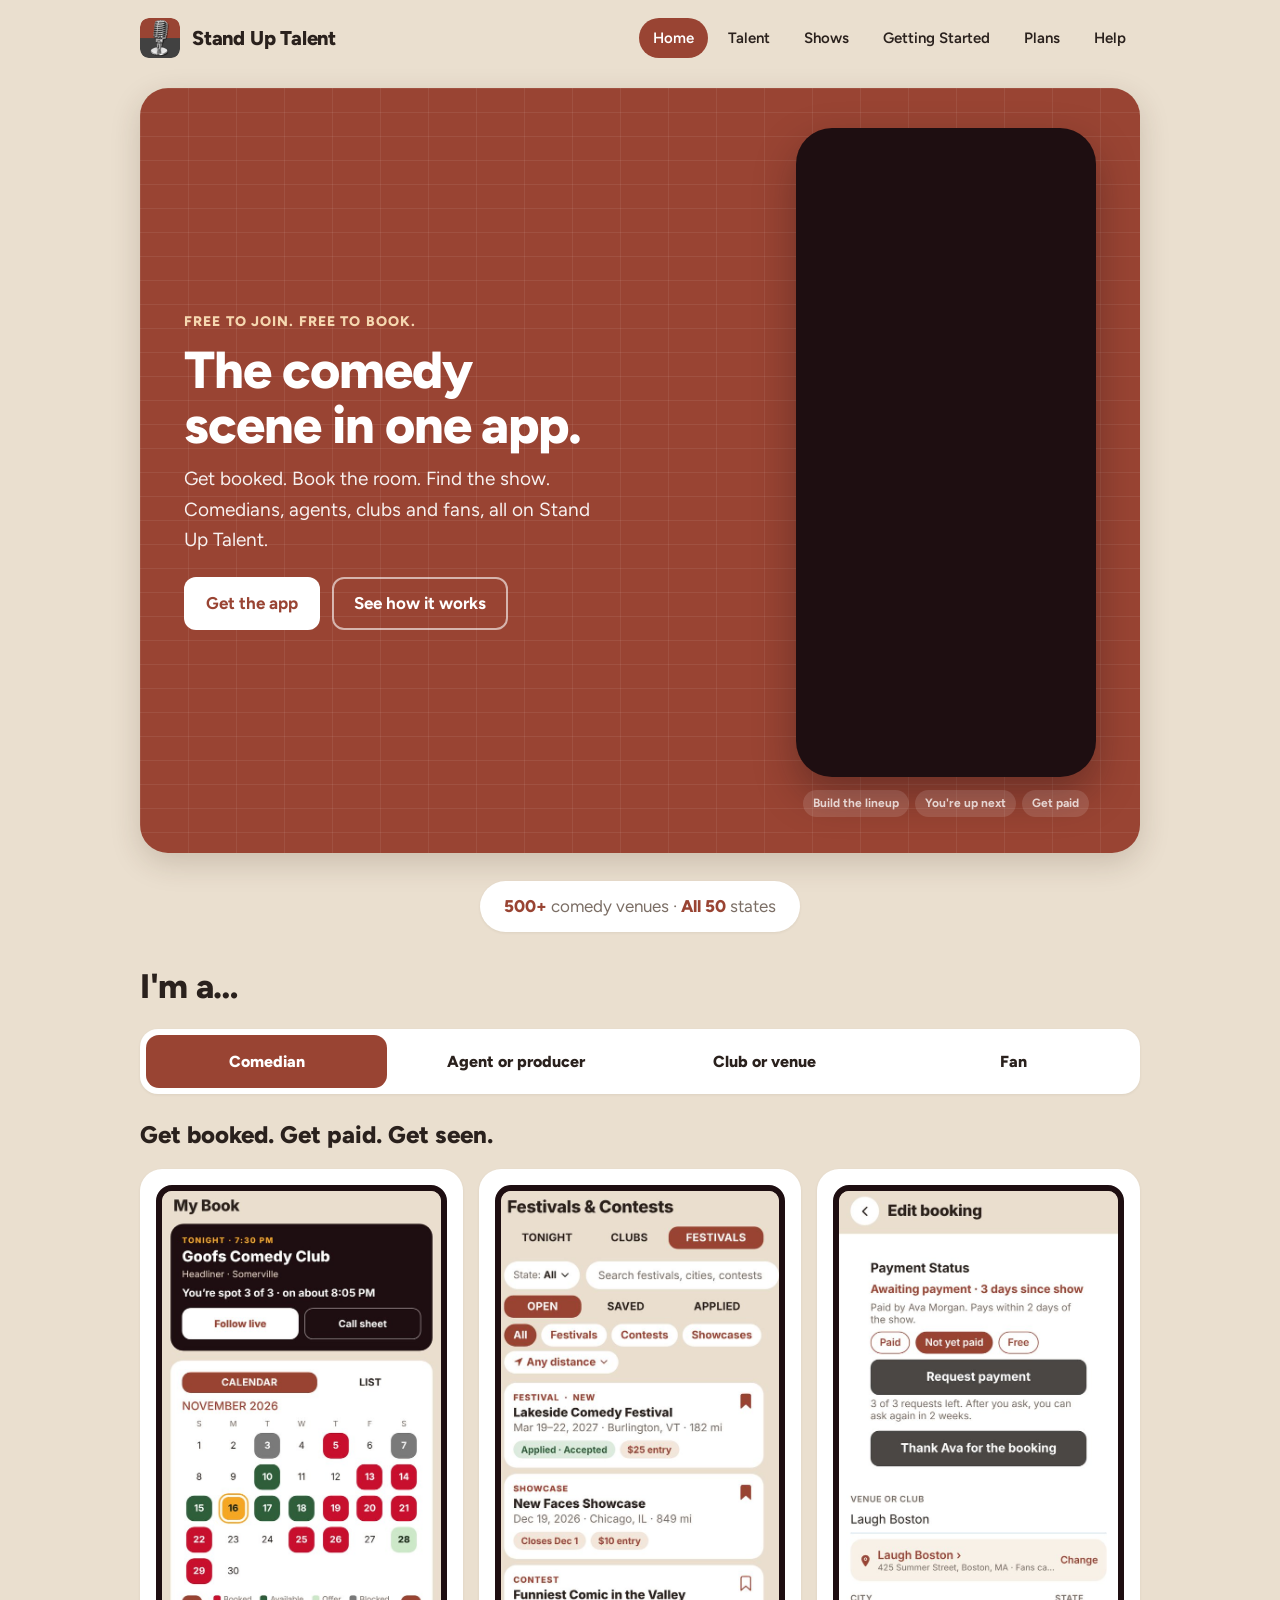
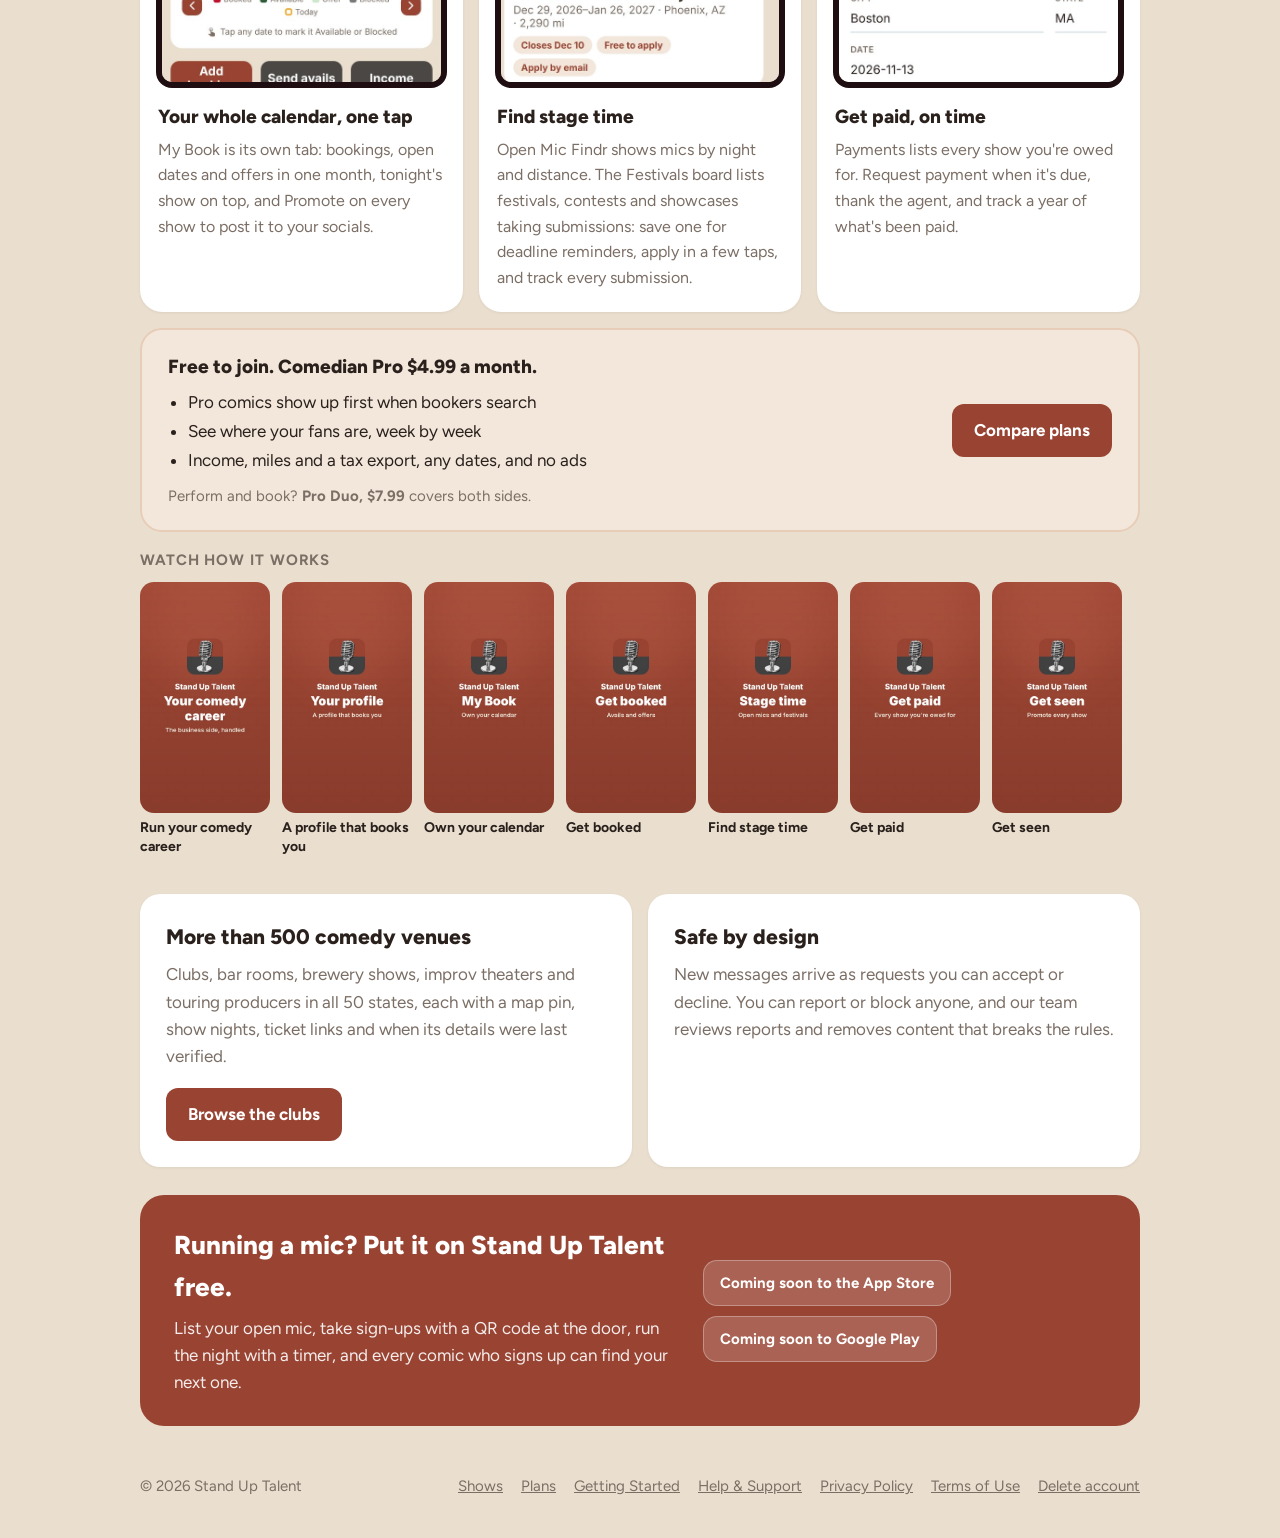
<file: index.html>
<!DOCTYPE html>
<html lang="en">
<head>
<meta charset="utf-8">
<meta name="viewport" content="width=device-width, initial-scale=1">
<title>Stand Up Talent: the comedy scene in one app</title>
<meta name="description" content="The career app for stand-up comedians: your calendar, avails, offers and pay, open mics and festivals in one place. Plus lineups and show night for agents, and comedy near you for fans.">
<meta property="og:type" content="website">
<meta property="og:url" content="https://standuptalent.com/">
<meta property="og:title" content="Stand Up Talent: the comedy scene in one app">
<meta property="og:description" content="Get booked. Book the room. Find the show. Free to join.">
<meta property="og:image" content="https://standuptalent.com/assets/og.png">
<meta name="twitter:card" content="summary_large_image">
<link rel="icon" href="assets/favicon.png">
<link rel="apple-touch-icon" href="assets/apple-touch-icon.png">
<link rel="preconnect" href="https://fonts.googleapis.com">
<link rel="preconnect" href="https://fonts.gstatic.com" crossorigin>
<link href="https://fonts.googleapis.com/css2?family=Figtree:wght@400;600;700;800&display=swap" rel="stylesheet">
<link rel="stylesheet" href="styles.css">
</head>
<body>
<header class="site-header">
  <div class="wrap">
    <a class="brand" href="./"><img src="assets/icon.png" alt="">Stand Up Talent</a>
    <nav class="site-nav" aria-label="Main">
      <a href="./" aria-current="page">Home</a>
      <a href="talent.html">Talent</a>
      <a href="shows.html">Shows</a>
      <a href="getting-started.html">Getting Started</a>
      <a href="plans.html">Plans</a>
      <a href="support.html">Help</a>
    </nav>
  </div>
</header>

<main class="wrap">
  <!-- Hero: the promise, and the app working (three real screens in turn). -->
  <section class="hero">
    <div class="hero-card home-hero">
      <div>
        <p class="eyebrow">Free to join. Free to book.</p>
        <h1>The comedy scene in one app.</h1>
        <p>Get booked. Book the room. Find the show. Comedians, agents, clubs and fans, all on Stand Up Talent.</p>
        <div class="hero-actions">
          <a class="button light" href="#get">Get the app</a>
          <a class="button ghost" href="#how">See how it works</a>
        </div>
      </div>
      <figure class="phone hero-phone" aria-label="The app: a lineup, show night and getting paid">
        <img class="frame" src="assets/screens/agent-lineup.jpg" alt="An agent's show lineup: three comics, their spots and set times" width="300" height="649">
        <img class="frame" src="assets/screens/comic-live.jpg" alt="A comic's show-night screen: who's on stage and “You're up in about 29 min”" width="300" height="649" loading="lazy">
        <img class="frame" src="assets/screens/agent-payments.jpg" alt="An agent's payments under My bookings: comics awaiting payment, with Venmo and Payment sent" width="300" height="649" loading="lazy">
        <figcaption class="hero-steps" aria-hidden="true"><span>Build the lineup</span><span>You're up next</span><span>Get paid</span></figcaption>
      </figure>
    </div>
  </section>

  <!-- Live numbers from the app, shown once they're big enough. -->
  <section class="stats" aria-label="Stand Up Talent in numbers">
    <p id="stats"><strong>500+</strong> comedy venues <span aria-hidden="true">·</span> <strong>All 50</strong> states</p>
  </section>

  <!-- I'm a… : each visitor reads only their part. -->
  <section id="how" class="audience">
    <h2 class="section-title">I'm a…</h2>
    <div class="switcher" role="tablist" aria-label="Who are you?">
      <button role="tab" id="tab-comedians" aria-controls="for-comedians" aria-selected="true">Comedian</button>
      <button role="tab" id="tab-agents" aria-controls="for-agents" aria-selected="false" tabindex="-1">Agent or producer</button>
      <button role="tab" id="tab-clubs" aria-controls="for-clubs" aria-selected="false" tabindex="-1">Club or venue</button>
      <button role="tab" id="tab-fans" aria-controls="for-fans" aria-selected="false" tabindex="-1">Fan</button>
    </div>

    <div class="panel" id="for-comedians" role="tabpanel" aria-labelledby="tab-comedians">
      <h3 class="panel-title">Get booked. Get paid. Get seen.</h3>
      <div class="features">
        <article class="feature">
          <img class="phone-shot" src="assets/screens/comic-mybook.jpg" alt="My Book: tonight's show, the month's bookings, open dates and offers, and the Payments button" width="300" height="649" loading="lazy">
          <h4>Your whole calendar, one tap</h4>
          <p>My Book is its own tab: bookings, open dates and offers in one month, tonight's show on top, and Promote on every show to post it to your socials.</p>
        </article>
        <article class="feature">
          <img class="phone-shot" src="assets/screens/comic-festivals.jpg" alt="The Festivals board: festivals, contests and showcases with deadlines, entry fees and a bookmark to save" width="300" height="649" loading="lazy">
          <h4>Find stage time</h4>
          <p>Open Mic Findr shows mics by night and distance. The Festivals board lists festivals, contests and showcases taking submissions: save one for deadline reminders, apply in a few taps, and track every submission.</p>
        </article>
        <article class="feature">
          <img class="phone-shot" src="assets/screens/comic-paid.jpg" alt="A booking's payment status: Awaiting payment, with Request payment and Thank Ava for the booking" width="300" height="649" loading="lazy">
          <h4>Get paid, on time</h4>
          <p>Payments lists every show you're owed for. Request payment when it's due, thank the agent, and track a year of what's been paid.</p>
        </article>
      </div>
      <div class="plan-card">
        <div>
          <p class="plan-kicker">Free to join. Comedian Pro $4.99 a month.</p>
          <ul>
            <li>Pro comics show up first when bookers search</li>
            <li>See where your fans are, week by week</li>
            <li>Income, miles and a tax export, any dates, and no ads</li>
          </ul>
          <p class="plan-note">Perform and book? <strong>Pro Duo, $7.99</strong> covers both sides.</p>
        </div>
        <a class="button" href="plans.html#comedians">Compare plans</a>
      </div>
      <div class="video-row" data-videos="career profile my-book get-booked stage-time get-paid get-seen"></div>
    </div>

    <div class="panel" id="for-agents" role="tabpanel" aria-labelledby="tab-agents">
      <h3 class="panel-title">Book the lineup. Run the night.</h3>
      <div class="features">
        <article class="feature">
          <img class="phone-shot" src="assets/screens/agent-myshows.jpg" alt="My Shows: tonight's show with Run the show, Call sheet and Share, a comic awaiting payment, and the booking tools" width="300" height="649" loading="lazy">
          <h4>Tonight, one tap away</h4>
          <p>My Shows opens on tonight's show: Run the show, walk-in sign-up, the call sheet and sharing, with your booking tools below.</p>
        </article>
        <article class="feature">
          <img class="phone-shot" src="assets/screens/agent-lineup.jpg" alt="The lineup editor: comics in order with their roles and set times" width="300" height="649" loading="lazy">
          <h4>Build the lineup</h4>
          <p>Search comics by state, fan draw and your rosters, then drag the lineup into order. Everyone on it gets the show in their calendar.</p>
        </article>
        <article class="feature">
          <img class="phone-shot" src="assets/screens/agent-live.jpg" alt="Run the show: who's on stage, time left in the set, and Next performer" width="300" height="649" loading="lazy">
          <h4>Run the night</h4>
          <p>A timer for every set, Next when someone ends early, and the whole lineup sees who's up.</p>
        </article>
      </div>
      <div class="plan-card">
        <div>
          <p class="plan-kicker">Free to join, with shows up to a month ahead. Agent Pro $4.99 a month.</p>
          <ul>
            <li>List shows any date ahead, and post open calls that comics apply to</li>
            <li>See fans near the rooms you book</li>
            <li>Team logins for up to 5 people</li>
          </ul>
          <p class="plan-note">Perform too? <strong>Pro Duo, $7.99</strong> covers both sides.</p>
        </div>
        <a class="button" href="plans.html#agents">Compare plans</a>
      </div>
      <div class="video-row" data-videos="welcome my-shows build-lineup run-show-night pay-the-lineup"></div>
    </div>

    <div class="panel" id="for-clubs" role="tabpanel" aria-labelledby="tab-clubs">
      <h3 class="panel-title">Your room, featured.</h3>
      <div class="features">
        <article class="feature">
          <img class="phone-shot" src="assets/screens/venue-club.jpg" alt="A club page with a Featured badge, Booked by its agent, and the upcoming schedule" width="300" height="649" loading="lazy">
          <h4>Stand out in Clubs</h4>
          <p>Venue Pro puts a Featured badge on your club, lists it at the top of Clubs and shows who books the room.</p>
        </article>
        <article class="feature">
          <img class="phone-shot" src="assets/screens/fan-clubs.jpg" alt="Nearby Comedy Clubs: a map and a list with featured clubs first" width="300" height="649" loading="lazy">
          <h4>Found on the map</h4>
          <p>Comics and fans find you on the Clubs map in Shows, with your show nights, ticket links and when your details were last verified.</p>
        </article>
        <article class="feature">
          <img class="phone-shot" src="assets/screens/agent-payments.jpg" alt="Payments under My bookings: comics awaiting payment, with Venmo and Payment sent" width="300" height="649" loading="lazy">
          <h4>Pay comics without the chase</h4>
          <p>Say when you pay, and comics see it. After the show each comic shows as awaiting payment: pay by Venmo, tap Payment sent, and they confirm it.</p>
        </article>
      </div>
      <div class="plan-card">
        <div>
          <p class="plan-kicker">Venue Pro $9.99 a month.</p>
          <ul>
            <li>Everything in Agent Pro</li>
            <li>Manage your venue’s listing and the shows listed in the app</li>
            <li>A Featured badge and the top of Clubs</li>
          </ul>
          <p class="plan-note">Booking lots of different rooms? Agent Pro, $4.99, is the one for you.</p>
        </div>
        <a class="button" href="plans.html#clubs">Compare plans</a>
      </div>
      <div class="video-row" data-videos="welcome venue-listing venue-pro"></div>
    </div>

    <div class="panel" id="for-fans" role="tabpanel" aria-labelledby="tab-fans">
      <h3 class="panel-title">Never miss a show.</h3>
      <div class="features">
        <article class="feature">
          <img class="phone-shot" src="assets/screens/fan-talent.jpg" alt="Find Talent: comedians with their next show and a star to follow them" width="300" height="649" loading="lazy">
          <h4>Follow your comics</h4>
          <p>Tap the star to follow comedians and clubs you like, and see when each one plays next.</p>
        </article>
        <article class="feature">
          <img class="phone-shot" src="assets/screens/fan-alerts.jpg" alt="Alerts: shows coming up from the comedians and clubs you follow" width="300" height="649" loading="lazy">
          <h4>An alert when they're on</h4>
          <p>Get an alert when they add a show, and see everything coming up in one list.</p>
        </article>
        <article class="feature">
          <img class="phone-shot" src="assets/screens/fan-tonight.jpg" alt="Shows, Tonight: comedy near you by time, with the venue, the lineup and a ticket link" width="300" height="649" loading="lazy">
          <h4>Comedy tonight</h4>
          <p>The Shows tab lists what's on near you tonight, tomorrow or this week, with lineups and ticket links. Travelling? Pick a state, or search any city, club or comic.</p>
        </article>
      </div>
      <div class="plan-card">
        <div>
          <p class="plan-kicker">Free.</p>
          <ul>
            <li>Follow comedians and clubs, with show alerts</li>
            <li>Shows near you tonight, the clubs map and Open Mic Findr</li>
            <li>An Ad-free option, to browse without ads and support the scene</li>
          </ul>
        </div>
        <a class="button" href="plans.html#fans">See plans</a>
      </div>
      <div class="video-row" data-videos="welcome never-miss-a-show comedy-near-you"></div>
    </div>
  </section>

  <!-- Shows people have shared from the app: hidden until there are some. -->
  <section class="coming-up" id="coming-up" hidden>
    <h2 class="section-title">Coming up</h2>
    <ul class="show-cards" id="show-cards"></ul>
  </section>

  <section class="split">
    <div class="card">
      <h2>More than 500 comedy venues</h2>
      <p>Clubs, bar rooms, brewery shows, improv theaters and touring producers in all 50 states, each with a map pin, show nights, ticket links and when its details were last verified.</p>
      <p style="margin-top:18px"><a class="button" href="shows.html#clubs">Browse the clubs</a></p>
    </div>
    <div class="card">
      <h2>Safe by design</h2>
      <p>New messages arrive as requests you can accept or decline. You can report or block anyone, and our team reviews reports and removes content that breaks the rules.</p>
    </div>
  </section>

  <!-- For the open mic hosts who bring everyone else. -->
  <section class="host-cta" id="get">
    <div>
      <h2>Running a mic? Put it on Stand Up Talent free.</h2>
      <p>List your open mic, take sign-ups with a QR code at the door, run the night with a timer, and every comic who signs up can find your next one.</p>
    </div>
    <div class="badges">
      <span class="badge">Coming soon to the App Store</span>
      <span class="badge">Coming soon to Google Play</span>
    </div>
  </section>
</main>

<footer class="site-footer">
  <div class="wrap">
    <span>© 2026 Stand Up Talent</span>
    <nav aria-label="Footer">
      <a href="shows.html">Shows</a>
      <a href="plans.html">Plans</a>
      <a href="getting-started.html">Getting Started</a>
      <a href="support.html">Help &amp; Support</a>
      <a href="privacy.html">Privacy Policy</a>
      <a href="terms.html">Terms of Use</a>
      <a href="delete-account.html">Delete account</a>
    </nav>
  </div>
</footer>

<script>
(function () {
  // The app's public data (the same public keys the venue and talent pages
  // use); ?beta=1 reads the Beta (test) database.
  const beta = new URLSearchParams(location.search).get('beta') === '1';
  const BASE = beta ? 'https://bzqchosraktuzpdyrvqz.supabase.co' : 'https://fqyfwrzwzdafqqyygvvg.supabase.co';
  const KEY = beta
    ? 'eyJhbGciOiJIUzI1NiIsInR5cCI6IkpXVCJ9.eyJpc3MiOiJzdXBhYmFzZSIsInJlZiI6ImJ6cWNob3NyYWt0dXpwZHlydnF6Iiwicm9sZSI6ImFub24iLCJpYXQiOjE3OTM4MTczNzcsImV4cCI6MjEwOTM5MzM3N30.NohBONtCgKm-mqBSZFLO7ADr8mOdvf_w7zBykTrSng0'
    : 'eyJhbGciOiJIUzI1NiIsInR5cCI6IkpXVCJ9.eyJpc3MiOiJzdXBhYmFzZSIsInJlZiI6ImZxeWZ3cnp3emRhZnFxeXlndnZnIiwicm9sZSI6ImFub24iLCJpYXQiOjE3ODEzMzYxNzQsImV4cCI6MjA5NjkxMjE3NH0.MNAQlIOY8R1_rAPvTtMsJ1UsHgu15zilCJf8wMeD3iM';
  const rpc = (name, body) =>
    fetch(BASE + '/rest/v1/rpc/' + name, {
      method: 'POST',
      headers: { apikey: KEY, Authorization: 'Bearer ' + KEY, 'Content-Type': 'application/json' },
      body: JSON.stringify(body || {}),
    }).then((r) => (r.ok ? r.json() : Promise.reject(r.status)));

  // ---- I'm a… switcher ----
  const tabs = [...document.querySelectorAll('.switcher [role="tab"]')];
  const pick = (tab, focus) => {
    tabs.forEach((t) => {
      const on = t === tab;
      t.setAttribute('aria-selected', on);
      t.tabIndex = on ? 0 : -1;
      document.getElementById(t.getAttribute('aria-controls')).hidden = !on;
    });
    if (focus) tab.focus();
    try { localStorage.setItem('sut-audience', tab.id); } catch (e) {}
  };
  tabs.forEach((t, i) => {
    t.addEventListener('click', () => pick(t));
    t.addEventListener('keydown', (e) => {
      const n = e.key === 'ArrowRight' ? 1 : e.key === 'ArrowLeft' ? -1 : 0;
      if (n) { e.preventDefault(); pick(tabs[(i + n + tabs.length) % tabs.length], true); }
    });
  });
  // #for-agents (or a remembered choice) opens that audience.
  let start = tabs.find((t) => '#' + t.getAttribute('aria-controls') === location.hash);
  if (!start) { try { start = document.getElementById(localStorage.getItem('sut-audience')); } catch (e) {} }
  pick(tabs.includes(start) ? start : tabs[0]);
  if (location.hash.startsWith('#for-')) document.getElementById('how').scrollIntoView();

  // ---- Getting Started videos for each audience ----
  const videos = {
    'welcome': 'Welcome to Stand Up Talent',
    'career': 'Run your comedy career',
    'profile': 'A profile that books you',
    'my-book': 'Own your calendar',
    'get-booked': 'Get booked',
    'stage-time': 'Find stage time',
    'get-paid': 'Get paid',
    'get-seen': 'Get seen',
    'my-shows': 'My Shows: your home base',
    'build-lineup': 'Build a lineup',
    'run-show-night': 'Run show night',
    'pay-the-lineup': 'Pay the lineup',
    'venue-listing': 'Get your venue listed',
    'venue-pro': 'Venue Pro: run your club’s page',
    'never-miss-a-show': 'Never miss a show',
    'comedy-near-you': 'Find comedy near you',
  };
  document.querySelectorAll('.video-row').forEach((row) => {
    const h = document.createElement('h4');
    h.textContent = 'Watch how it works';
    row.appendChild(h);
    const list = document.createElement('div');
    list.className = 'video-list';
    row.dataset.videos.split(' ').forEach((id) => {
      const a = document.createElement('a');
      a.href = 'getting-started.html#' + id;
      a.className = 'video-link';
      const img = document.createElement('img');
      img.src = 'assets/videos/' + id + '.jpg';
      img.alt = '';
      img.loading = 'lazy';
      const span = document.createElement('span');
      span.textContent = videos[id];
      a.append(img, span);
      list.appendChild(a);
    });
    row.appendChild(list);
  });

  // ---- Live numbers: each one shows once it's big enough to mean something ----
  const fmt = (n) => n.toLocaleString('en-US');
  rpc('site_stats').then((s) => {
    const parts = [];
    if (s.venues >= 100) parts.push('<strong>' + fmt(Math.floor(s.venues / 50) * 50) + '+</strong> comedy venues');
    if (s.states >= 50) parts.push('<strong>All 50</strong> states');
    if (s.open_mic_nights >= 25) parts.push('<strong>' + fmt(s.open_mic_nights) + '</strong> open mic nights a week');
    if (s.comics >= 50) parts.push('<strong>' + fmt(s.comics) + '</strong> comedians');
    if (s.agents >= 20) parts.push('<strong>' + fmt(s.agents) + '</strong> agents and producers');
    if (s.shows_this_week >= 10) parts.push('<strong>' + fmt(s.shows_this_week) + '</strong> shows this week');
    if (parts.length) document.getElementById('stats').innerHTML = parts.join(' <span aria-hidden="true">·</span> ');
  }).catch(() => {});

  // ---- Coming up: shows people shared from the app ----
  const day = (d) => new Date(d + 'T12:00:00').toLocaleDateString('en-US', { weekday: 'short', month: 'short', day: 'numeric' });
  const time = (t) => {
    if (!t) return '';
    const [h, m] = t.split(':').map(Number);
    return ' · ' + ((h % 12) || 12) + ':' + String(m).padStart(2, '0') + (h < 12 ? ' AM' : ' PM');
  };
  rpc('shared_shows_upcoming', { max_shows: 6 }).then((shows) => {
    if (!shows || !shows.length) return;
    const list = document.getElementById('show-cards');
    shows.forEach((s) => {
      const li = document.createElement('li');
      const a = document.createElement('a');
      a.className = 'show-card';
      a.href = 'show.html?id=' + encodeURIComponent(s.id) + (beta ? '&beta=1' : '');
      const when = document.createElement('p');
      when.className = 'when';
      when.textContent = day(s.show_date) + time(s.start_time);
      const title = document.createElement('p');
      title.className = 'title';
      title.textContent = s.title;
      const where = document.createElement('p');
      where.className = 'where';
      where.textContent = [s.venue_name, s.city, s.state].filter(Boolean).join(', ');
      a.append(when, title, where);
      if (s.lineup && s.lineup.length) {
        const lineup = document.createElement('p');
        lineup.className = 'lineup';
        lineup.textContent = s.lineup.join(' · ');
        a.appendChild(lineup);
      }
      li.appendChild(a);
      list.appendChild(li);
    });
    document.getElementById('coming-up').hidden = false;
  }).catch(() => {});
})();
</script>
</body>
</html>
</file>
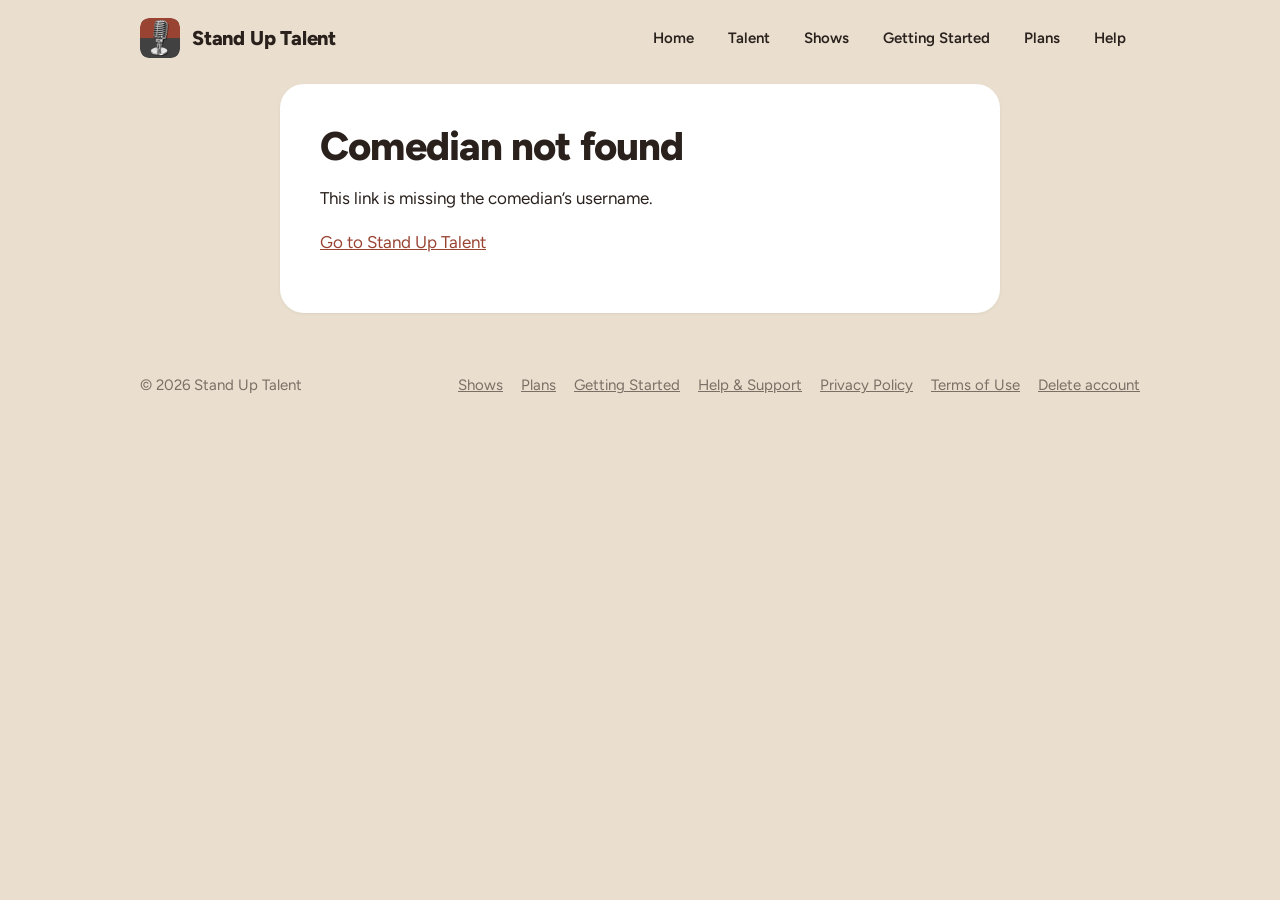
<file: comedian.html>
<!DOCTYPE html>
<html lang="en">
<head>
<meta charset="utf-8">
<meta name="viewport" content="width=device-width, initial-scale=1">
<title>Comedian · Stand Up Talent</title>
<meta name="description" content="A comedian's profile on Stand Up Talent: bio, press kit, links, pictures and upcoming shows.">
<meta name="robots" content="noindex">
<meta property="og:image" content="https://standuptalent.com/assets/og.png">
<meta name="twitter:card" content="summary_large_image">
<link rel="icon" href="assets/favicon.png">
<link rel="apple-touch-icon" href="assets/apple-touch-icon.png">
<link rel="preconnect" href="https://fonts.googleapis.com">
<link rel="preconnect" href="https://fonts.gstatic.com" crossorigin>
<link href="https://fonts.googleapis.com/css2?family=Figtree:wght@400;600;700;800&display=swap" rel="stylesheet">
<link rel="stylesheet" href="styles.css">
</head>
<body>
<header class="site-header">
  <div class="wrap">
    <a class="brand" href="./"><img src="assets/icon.png" alt="">Stand Up Talent</a>
    <nav class="site-nav" aria-label="Main">
      <a href="./">Home</a>
      <a href="talent.html">Talent</a>
      <a href="shows.html">Shows</a>
      <a href="getting-started.html">Getting Started</a>
      <a href="plans.html">Plans</a>
      <a href="support.html">Help</a>
    </nav>
  </div>
</header>

<main class="wrap narrow">
  <article class="doc profile" id="profile" aria-live="polite">
    <p class="updated" id="status">Loading…</p>
  </article>
</main>

<script>
  // A comedian's public profile, read live with the app's public key (the
  // same one the app ships with): only public details are readable, and only
  // public shows. ?u=<username>; &beta=1 reads the Beta (test) database.
  const params = new URLSearchParams(location.search);
  const beta = params.get('beta') === '1';
  const BASE = beta ? 'https://bzqchosraktuzpdyrvqz.supabase.co' : 'https://fqyfwrzwzdafqqyygvvg.supabase.co';
  const KEY = beta ? 'eyJhbGciOiJIUzI1NiIsInR5cCI6IkpXVCJ9.eyJpc3MiOiJzdXBhYmFzZSIsInJlZiI6ImJ6cWNob3NyYWt0dXpwZHlydnF6Iiwicm9sZSI6ImFub24iLCJpYXQiOjE3OTM4MTczNzcsImV4cCI6MjEwOTM5MzM3N30.NohBONtCgKm-mqBSZFLO7ADr8mOdvf_w7zBykTrSng0' : 'eyJhbGciOiJIUzI1NiIsInR5cCI6IkpXVCJ9.eyJpc3MiOiJzdXBhYmFzZSIsInJlZiI6ImZxeWZ3cnp3emRhZnFxeXlndnZnIiwicm9sZSI6ImFub24iLCJpYXQiOjE3ODEzMzYxNzQsImV4cCI6MjA5NjkxMjE3NH0.MNAQlIOY8R1_rAPvTtMsJ1UsHgu15zilCJf8wMeD3iM';
  const handle = (params.get('u') || '').replace(/^@/, '');
  const byId = params.get('id') || '';
  const LABELS = { epk: 'Press kit (EPK)', website: 'Website', instagram: 'Instagram', tiktok: 'TikTok', youtube: 'YouTube', x: 'X', facebook: 'Facebook' };
  const ORDER = ['epk', 'website', 'instagram', 'tiktok', 'youtube', 'x', 'facebook'];
  const root = document.getElementById('profile');

  const get = (path) => fetch(BASE + '/rest/v1/' + path, { headers: { apikey: KEY, Authorization: 'Bearer ' + KEY } }).then((r) => {
    if (!r.ok) throw new Error(r.status);
    return r.json();
  });
  const el = (tag, attrs = {}, ...kids) => {
    const n = document.createElement(tag);
    for (const [k, v] of Object.entries(attrs)) {
      if (k === 'class') n.className = v; else if (k === 'text') n.textContent = v; else n.setAttribute(k, v);
    }
    for (const k of kids) if (k) n.append(k);
    return n;
  };
  const safeUrl = (u) => (/^https?:\/\//i.test(u || '') ? u : null);
  const photo = (path) => BASE + '/storage/v1/object/public/media/' + path.split('/').map(encodeURIComponent).join('/');
  const fmtDay = (d) => new Date(d + 'T12:00:00').toLocaleDateString(undefined, { weekday: 'short', month: 'short', day: 'numeric' });

  function fail(text) {
    root.replaceChildren(el('h1', { text: 'Comedian not found' }), el('p', { text }), el('p', {}, el('a', { href: './', text: 'Go to Stand Up Talent' })));
    document.title = 'Comedian not found · Stand Up Talent';
  }

  async function load() {
    const validId = /^[0-9a-f-]{36}$/i.test(byId);
    if (!validId && !/^[A-Za-z0-9_]{3,30}$/.test(handle)) return fail('This link is missing the comedian’s username.');
    const match = validId ? 'id=eq.' + byId : 'handle=eq.' + encodeURIComponent(handle);
    const people = await get('profiles?select=id,display_name,handle,avatar_url,city,state,account_type&' + match + '&account_type=eq.comedian');
    // Test accounts kept off the website (the app's own hiding comes later).
    const HIDDEN = ['b99c649e-c8f6-4bc9-94b5-4fad5af005eb'];
    const p = people.find((x) => !HIDDEN.includes(x.id));
    if (!p) return fail(validId ? 'This comedian couldn’t be found.' : 'No comedian has the username @' + handle + '.');
    const today = new Date().toISOString().slice(0, 10);
    const [bio, links, media, shows] = await Promise.all([
      get('comedian_profiles?select=bio&profile_id=eq.' + p.id),
      get('social_links?select=platform,url&profile_id=eq.' + p.id),
      get('media_items?select=kind,url,storage_path,title&profile_id=eq.' + p.id + '&order=sort_order'),
      get('bookings?select=show_date,venue_name,city,state,ticket_url&comedian_id=eq.' + p.id + '&visibility=eq.public&show_date=gte.' + today + '&order=show_date&limit=10'),
    ]);
    document.title = p.display_name + ' · Stand Up Talent';
    const where = [p.city, p.state].filter(Boolean).join(', ');
    const header = el('div', { class: 'profile-head' },
      p.avatar_url ? el('img', { class: 'headshot', src: p.avatar_url, alt: p.display_name, width: '120', height: '120' }) : el('div', { class: 'headshot initials', text: p.display_name.split(' ').map((w) => w[0]).join('').slice(0, 2).toUpperCase() }),
      el('div', {}, el('h1', { text: p.display_name }), el('p', { class: 'updated', text: ['@' + p.handle, 'Comedian', where].filter(Boolean).join(' · ') })));
    const parts = [header];
    if (beta) parts.unshift(el('p', { class: 'beta-note', text: 'BETA · test data' }));
    const byPlatform = Object.fromEntries(links.map((l) => [l.platform, l.url]));
    const linkList = ORDER.filter((k) => safeUrl(byPlatform[k])).map((k) => el('a', { class: k === 'epk' ? 'button' : 'button secondary', href: byPlatform[k], rel: 'noopener', target: '_blank', text: LABELS[k] }));
    if (linkList.length) parts.push(el('div', { class: 'profile-links' }, ...linkList));
    if (bio[0] && bio[0].bio) parts.push(el('h2', { text: 'About' }), el('p', { class: 'bio', text: bio[0].bio }));
    const pictures = media.filter((m) => m.kind === 'photo' && m.storage_path);
    if (pictures.length) parts.push(el('h2', { text: 'Pictures' }), el('div', { class: 'gallery' }, ...pictures.map((m) => el('a', { href: photo(m.storage_path), target: '_blank', rel: 'noopener' }, el('img', { src: photo(m.storage_path), alt: m.title || p.display_name, loading: 'lazy' })))));
    const clips = media.filter((m) => m.kind !== 'photo' && safeUrl(m.url));
    if (clips.length) parts.push(el('h2', { text: 'Clips' }), el('ul', {}, ...clips.map((m) => el('li', {}, el('a', { href: m.url, target: '_blank', rel: 'noopener', text: m.title || (m.kind === 'audio' ? 'Audio' : 'Video') })))));
    if (shows.length) parts.push(el('h2', { text: 'Upcoming shows' }), el('ul', { class: 'shows' }, ...shows.map((s) => el('li', {},
      el('strong', { text: fmtDay(s.show_date) }), ' · ', safeUrl(s.ticket_url) ? el('a', { href: s.ticket_url, target: '_blank', rel: 'noopener', text: s.venue_name }) : s.venue_name,
      [s.city, s.state].filter(Boolean).length ? ' · ' + [s.city, s.state].filter(Boolean).join(', ') : ''))));
    parts.push(el('div', { class: 'contact' }, el('strong', { text: 'Booking ' + p.display_name + '?' }), el('br'), 'Agents can see their open dates and send offers in the Stand Up Talent app.'));
    root.replaceChildren(...parts);
  }

  load().catch(() => fail('The profile couldn’t be loaded. Try again in a moment.'));
</script>
<footer class="site-footer">
  <div class="wrap">
    <span>© 2026 Stand Up Talent</span>
    <nav aria-label="Footer">
      <a href="shows.html">Shows</a>
      <a href="plans.html">Plans</a>
      <a href="getting-started.html">Getting Started</a>
      <a href="support.html">Help &amp; Support</a>
      <a href="privacy.html">Privacy Policy</a>
      <a href="terms.html">Terms of Use</a>
      <a href="delete-account.html">Delete account</a>
    </nav>
  </div>
</footer>
</body>
</html>
</file>
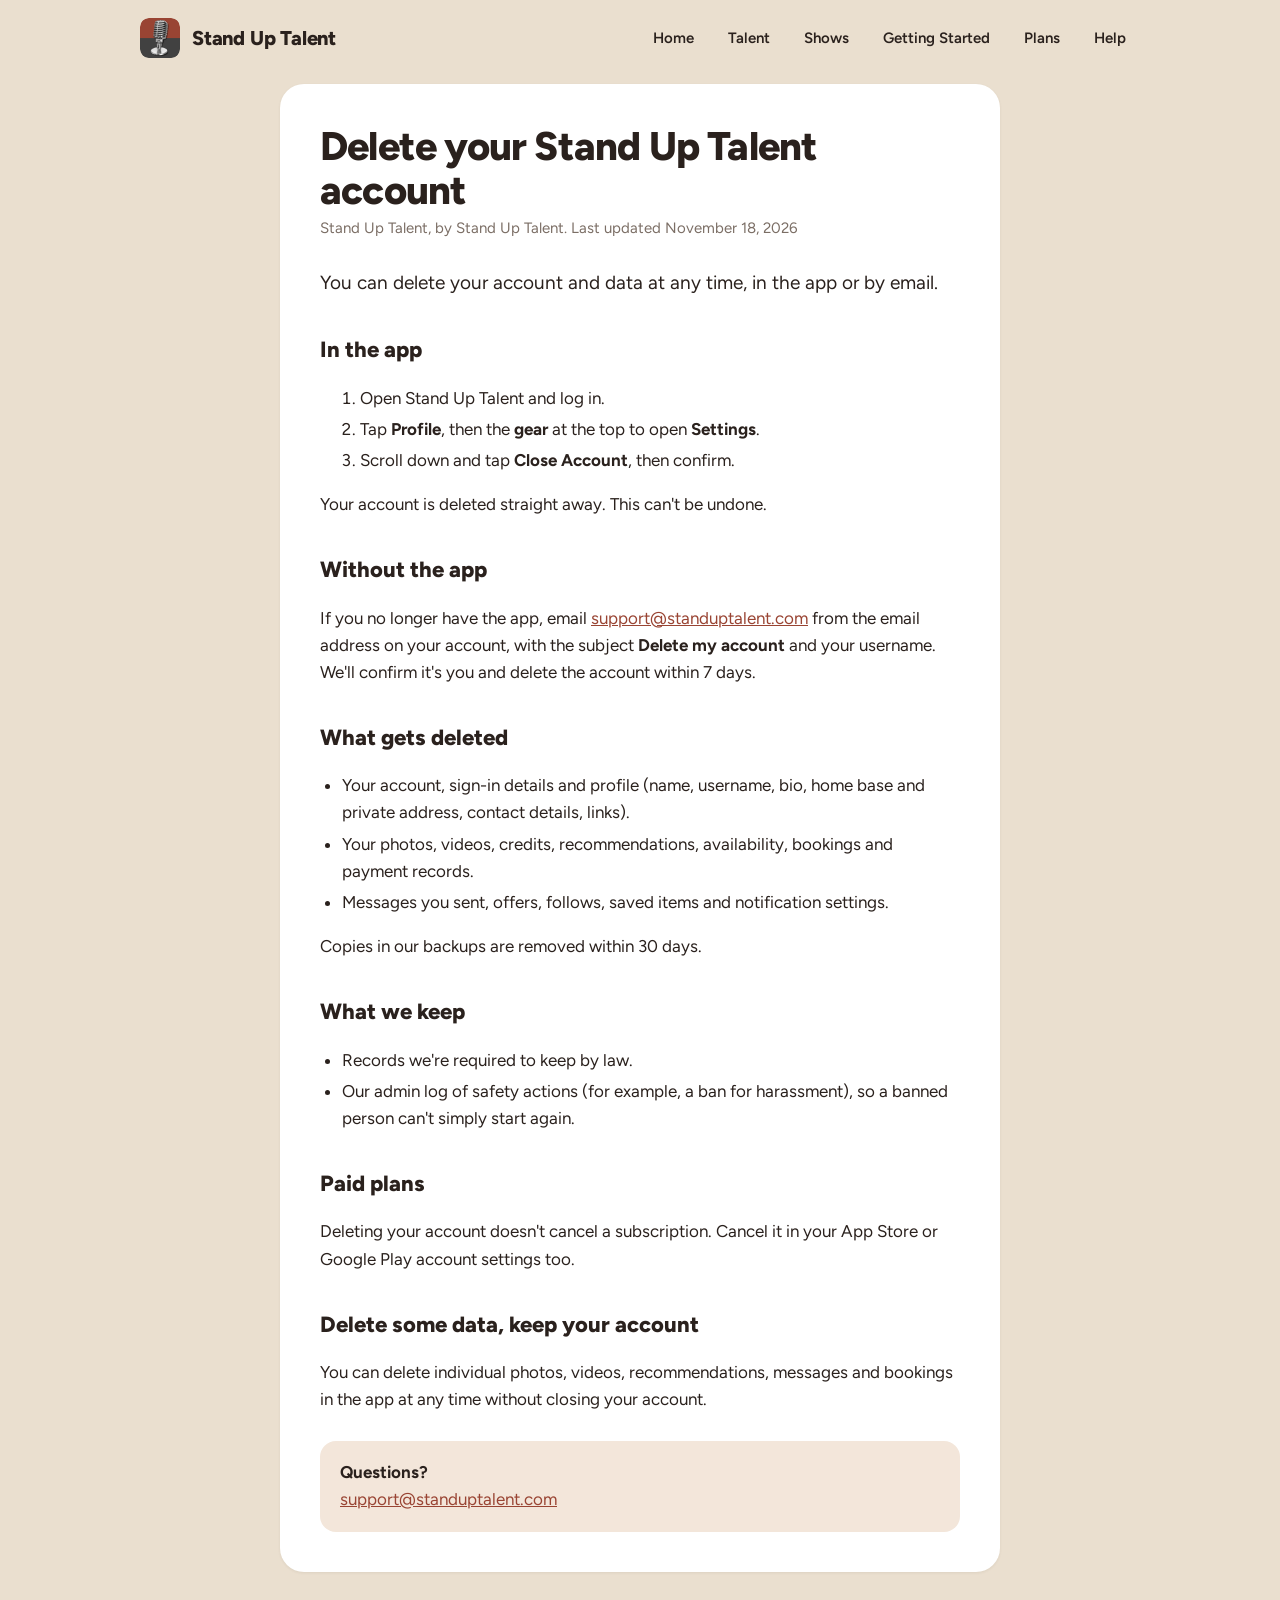
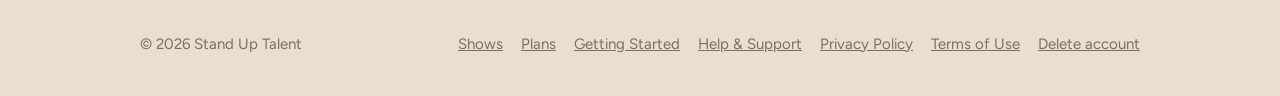
<file: delete-account.html>
<!DOCTYPE html>
<html lang="en">
<head>
<meta charset="utf-8">
<meta name="viewport" content="width=device-width, initial-scale=1">
<title>Delete Your Account · Stand Up Talent</title>
<meta name="description" content="How to delete your Stand Up Talent account and data, in the app or by email.">
<meta property="og:image" content="https://standuptalent.com/assets/og.png">
<meta name="twitter:card" content="summary_large_image">
<link rel="icon" href="assets/favicon.png">
<link rel="apple-touch-icon" href="assets/apple-touch-icon.png">
<link rel="preconnect" href="https://fonts.googleapis.com">
<link rel="preconnect" href="https://fonts.gstatic.com" crossorigin>
<link href="https://fonts.googleapis.com/css2?family=Figtree:wght@400;600;700;800&display=swap" rel="stylesheet">
<link rel="stylesheet" href="styles.css">
</head>
<body>
<header class="site-header">
  <div class="wrap">
    <a class="brand" href="./"><img src="assets/icon.png" alt="">Stand Up Talent</a>
    <nav class="site-nav" aria-label="Main">
      <a href="./">Home</a>
      <a href="talent.html">Talent</a>
      <a href="shows.html">Shows</a>
      <a href="getting-started.html">Getting Started</a>
      <a href="plans.html">Plans</a>
      <a href="support.html">Help</a>
    </nav>
  </div>
</header>

<main class="wrap narrow">
  <article class="doc">
    <h1>Delete your Stand Up Talent account</h1>
    <p class="updated">Stand Up Talent, by Stand Up Talent. Last updated November 18, 2026</p>
    <p class="lead">You can delete your account and data at any time, in the app or by email.</p>

    <h2>In the app</h2>
    <ol>
      <li>Open Stand Up Talent and log in.</li>
      <li>Tap <strong>Profile</strong>, then the <strong>gear</strong> at the top to open <strong>Settings</strong>.</li>
      <li>Scroll down and tap <strong>Close Account</strong>, then confirm.</li>
    </ol>
    <p>Your account is deleted straight away. This can't be undone.</p>

    <h2>Without the app</h2>
    <p>If you no longer have the app, email <a href="mailto:support@standuptalent.com?subject=Delete%20my%20account">support@standuptalent.com</a> from the email address on your account, with the subject <strong>Delete my account</strong> and your username. We'll confirm it's you and delete the account within 7 days.</p>

    <h2>What gets deleted</h2>
    <ul>
      <li>Your account, sign-in details and profile (name, username, bio, home base and private address, contact details, links).</li>
      <li>Your photos, videos, credits, recommendations, availability, bookings and payment records.</li>
      <li>Messages you sent, offers, follows, saved items and notification settings.</li>
    </ul>
    <p>Copies in our backups are removed within 30 days.</p>

    <h2>What we keep</h2>
    <ul>
      <li>Records we're required to keep by law.</li>
      <li>Our admin log of safety actions (for example, a ban for harassment), so a banned person can't simply start again.</li>
    </ul>

    <h2>Paid plans</h2>
    <p>Deleting your account doesn't cancel a subscription. Cancel it in your App Store or Google Play account settings too.</p>

    <h2>Delete some data, keep your account</h2>
    <p>You can delete individual photos, videos, recommendations, messages and bookings in the app at any time without closing your account.</p>

    <div class="contact">
      <strong>Questions?</strong><br>
      <a href="mailto:support@standuptalent.com">support@standuptalent.com</a>
    </div>
  </article>
</main>

<footer class="site-footer">
  <div class="wrap">
    <span>© 2026 Stand Up Talent</span>
    <nav aria-label="Footer">
      <a href="shows.html">Shows</a>
      <a href="plans.html">Plans</a>
      <a href="getting-started.html">Getting Started</a>
      <a href="support.html">Help &amp; Support</a>
      <a href="privacy.html">Privacy Policy</a>
      <a href="terms.html">Terms of Use</a>
      <a href="delete-account.html">Delete account</a>
    </nav>
  </div>
</footer>
</body>
</html>
</file>
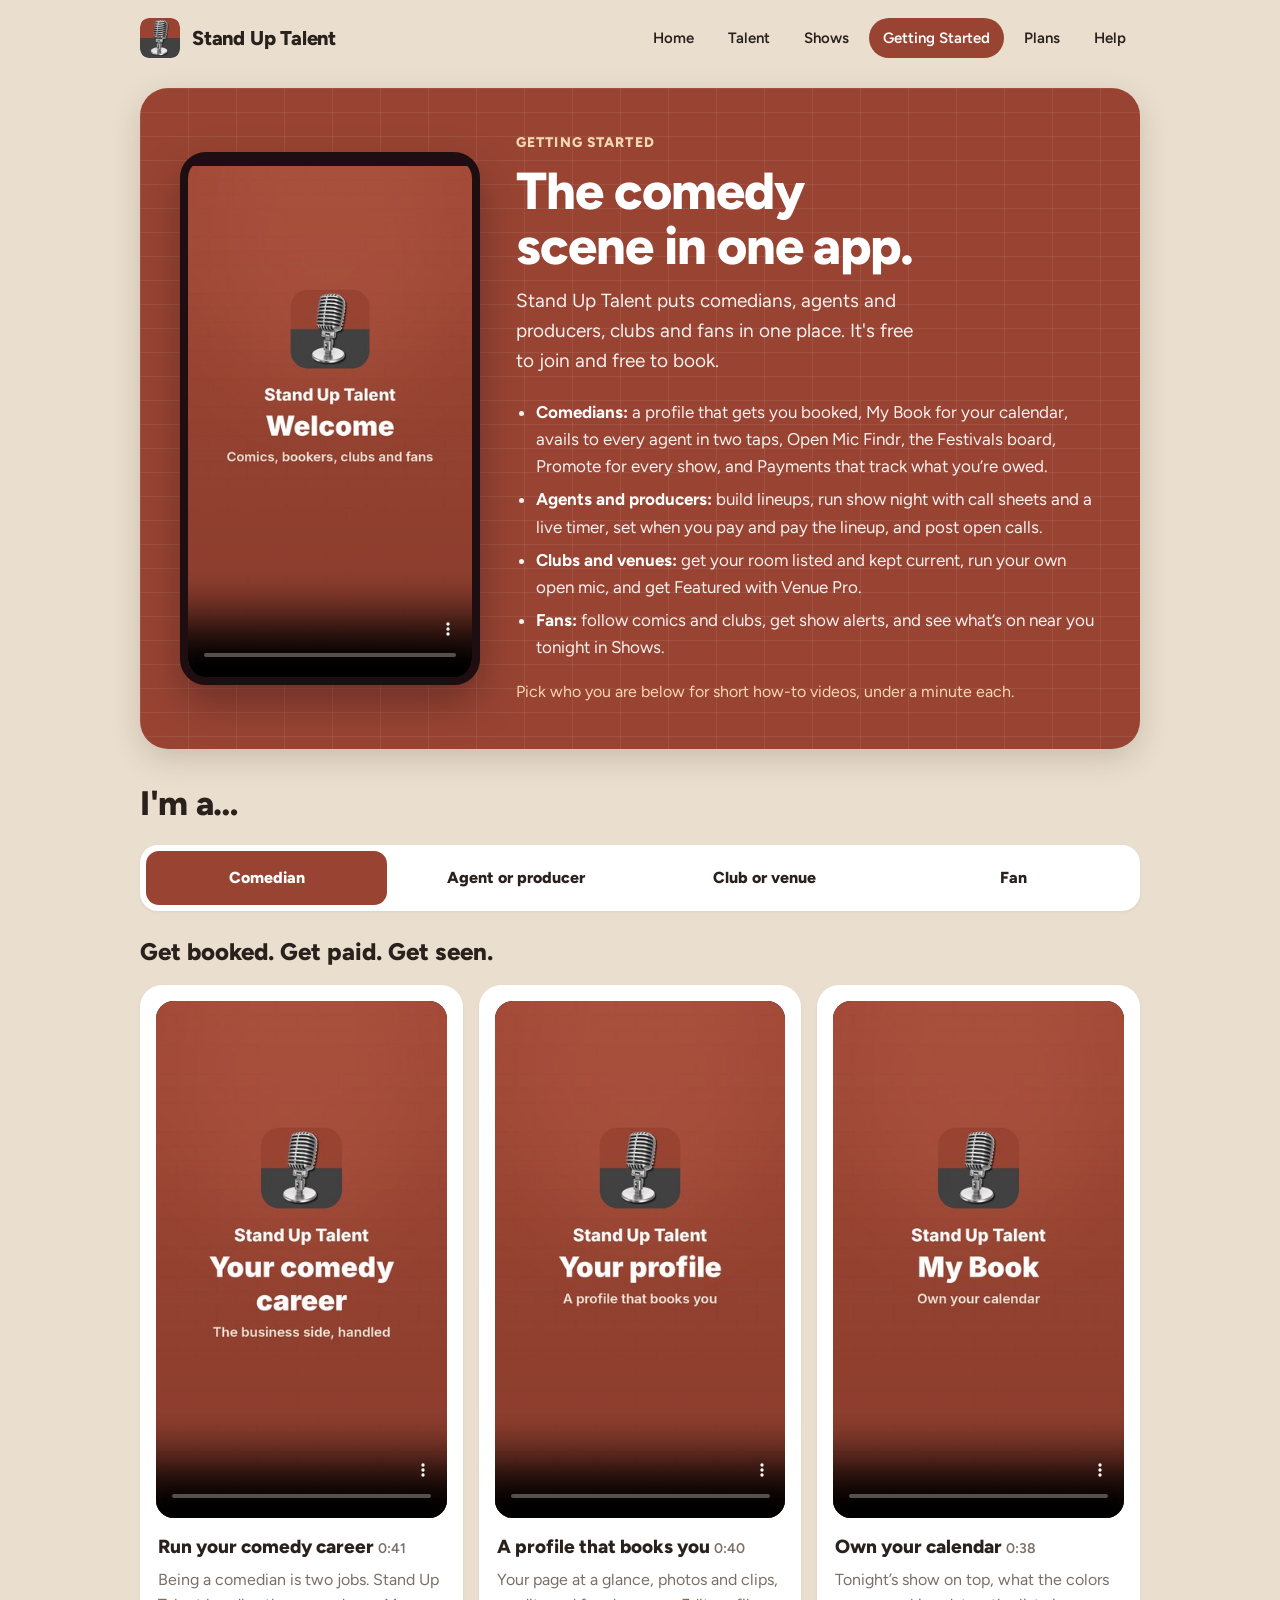
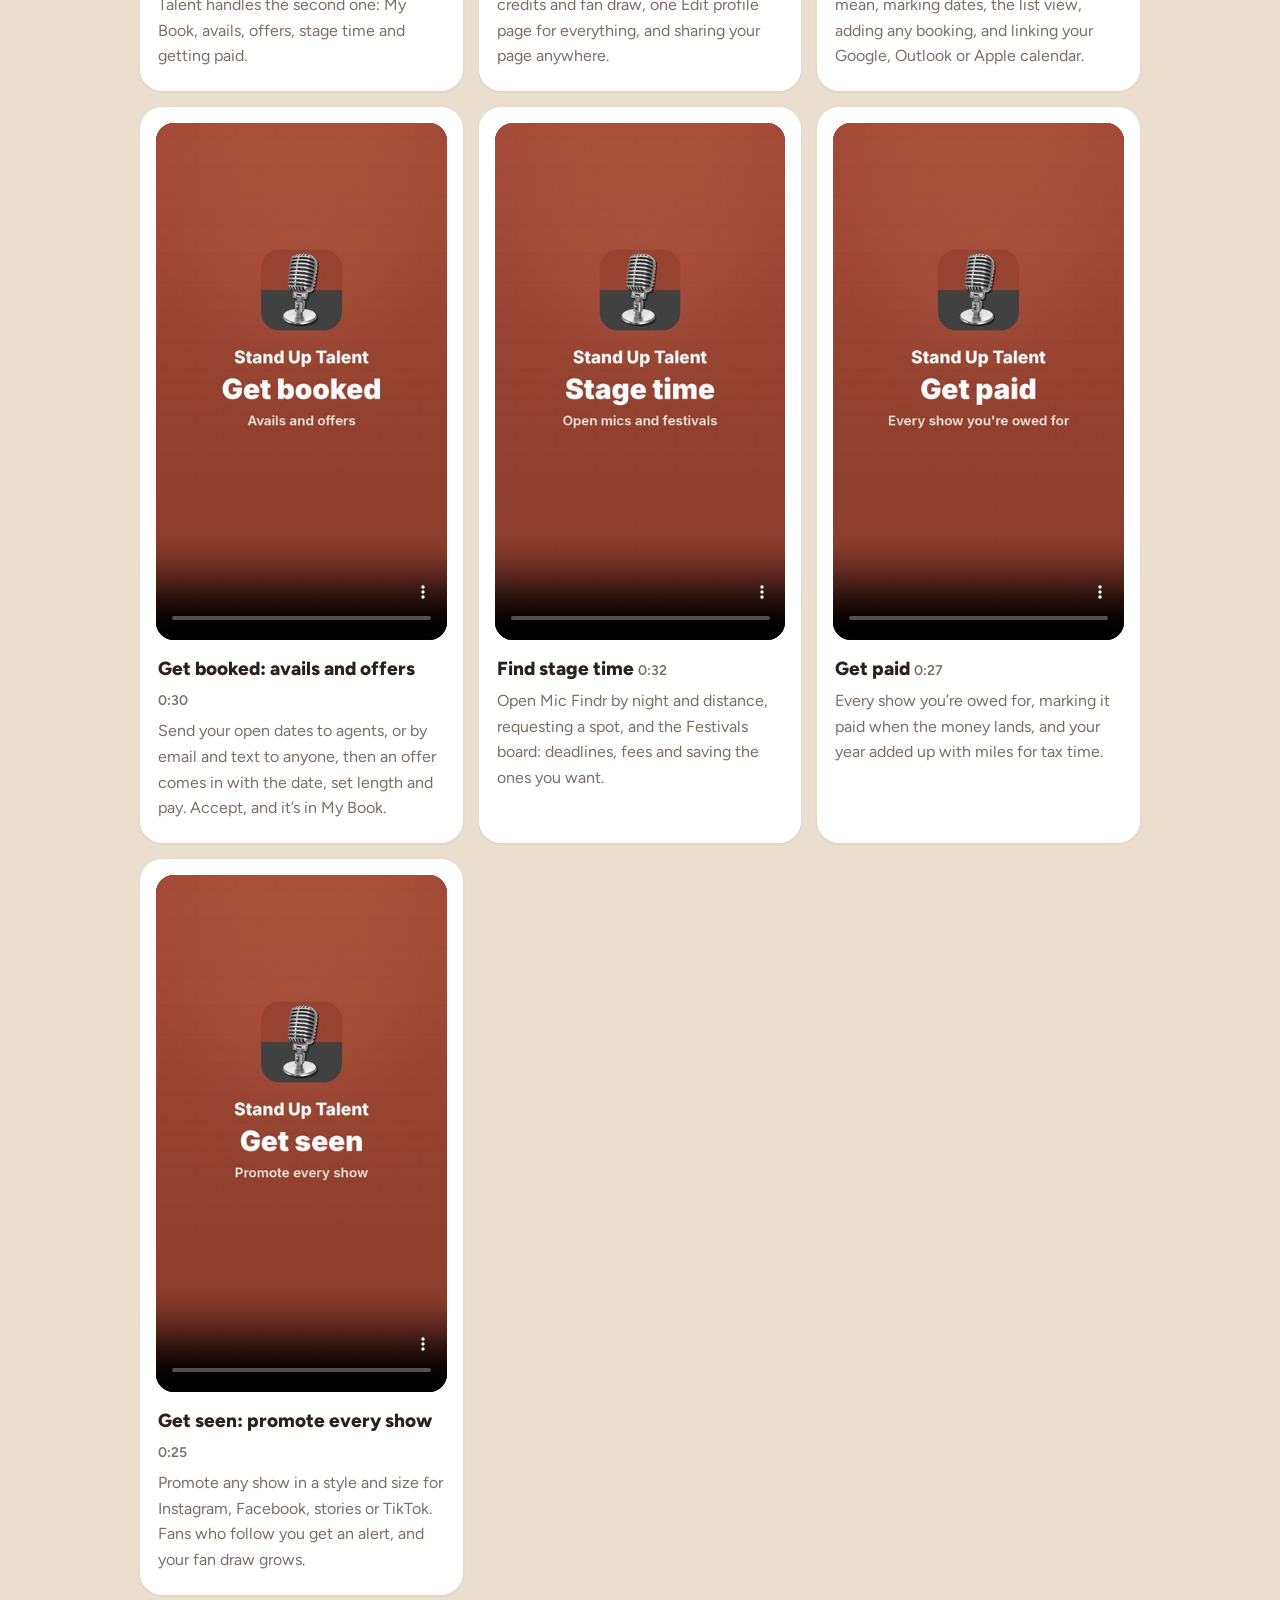
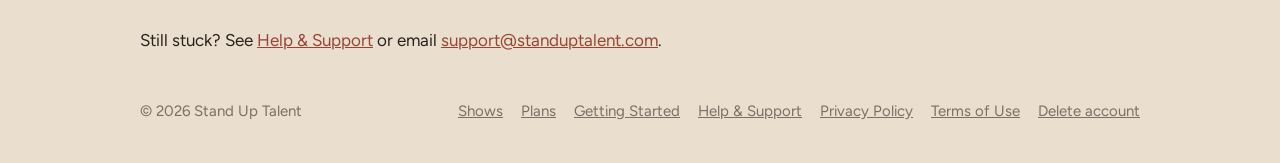
<file: getting-started.html>
<!DOCTYPE html>
<html lang="en">
<head>
<meta charset="utf-8">
<meta name="viewport" content="width=device-width, initial-scale=1">
<title>Getting Started · Stand Up Talent</title>
<meta name="description" content="Short how-to videos for Stand Up Talent, for comedians, agents and producers, clubs and venues, and fans.">
<meta property="og:image" content="https://standuptalent.com/assets/og.png">
<meta name="twitter:card" content="summary_large_image">
<link rel="icon" href="assets/favicon.png">
<link rel="apple-touch-icon" href="assets/apple-touch-icon.png">
<link rel="preconnect" href="https://fonts.googleapis.com">
<link rel="preconnect" href="https://fonts.gstatic.com" crossorigin>
<link href="https://fonts.googleapis.com/css2?family=Figtree:wght@400;600;700;800&display=swap" rel="stylesheet">
<link rel="stylesheet" href="styles.css">
</head>
<body>
<header class="site-header">
  <div class="wrap">
    <a class="brand" href="./"><img src="assets/icon.png" alt="">Stand Up Talent</a>
    <nav class="site-nav" aria-label="Main">
      <a href="./">Home</a>
      <a href="talent.html">Talent</a>
      <a href="shows.html">Shows</a>
      <a href="getting-started.html" aria-current="page">Getting Started</a>
      <a href="plans.html">Plans</a>
      <a href="support.html">Help</a>
    </nav>
  </div>
</header>

<main class="wrap">
  <!-- Getting started: the welcome video, and what the app does. -->
  <section class="hero" id="welcome">
    <div class="hero-card gs-hero">
      <div class="gs-video">
        <video controls playsinline preload="none" poster="assets/videos/welcome.jpg" aria-label="Welcome to Stand Up Talent">
          <source src="assets/videos/welcome.mp4" type="video/mp4">
        </video>
      </div>
      <div>
        <p class="eyebrow">Getting Started</p>
        <h1>The comedy scene in one app.</h1>
        <p>Stand Up Talent puts comedians, agents and producers, clubs and fans in one place. It's free to join and free to book.</p>
        <ul class="gs-features">
          <li><strong>Comedians:</strong> a profile that gets you booked, My Book for your calendar, avails to every agent in two taps, Open Mic Findr, the Festivals board, Promote for every show, and Payments that track what you’re owed.</li>
          <li><strong>Agents and producers:</strong> build lineups, run show night with call sheets and a live timer, set when you pay and pay the lineup, and post open calls.</li>
          <li><strong>Clubs and venues:</strong> get your room listed and kept current, run your own open mic, and get Featured with Venue Pro.</li>
          <li><strong>Fans:</strong> follow comics and clubs, get show alerts, and see what’s on near you tonight in Shows.</li>
        </ul>
        <p class="gs-note">Pick who you are below for short how-to videos, under a minute each.</p>
      </div>
    </div>
  </section>

  <!-- I'm a… : the same switcher as the homepage, with each role's videos in order. -->
  <section id="how" class="audience">
    <h2 class="section-title">I'm a…</h2>
    <div class="switcher" role="tablist" aria-label="Who are you?">
      <button role="tab" id="tab-comedians" aria-controls="for-comedians" aria-selected="true">Comedian</button>
      <button role="tab" id="tab-agents" aria-controls="for-agents" aria-selected="false" tabindex="-1">Agent or producer</button>
      <button role="tab" id="tab-clubs" aria-controls="for-clubs" aria-selected="false" tabindex="-1">Club or venue</button>
      <button role="tab" id="tab-fans" aria-controls="for-fans" aria-selected="false" tabindex="-1">Fan</button>
    </div>

    <div class="panel" id="for-comedians" role="tabpanel" aria-labelledby="tab-comedians">
      <h3 class="panel-title">Get booked. Get paid. Get seen.</h3>
      <div class="features">
          <article class="feature video-card" id="career">
            <video controls playsinline preload="none" poster="assets/videos/career.jpg" aria-label="Run your comedy career">
              <source src="assets/videos/career.mp4" type="video/mp4">
            </video>
            <h4>Run your comedy career <span>0:41</span></h4>
            <p>Being a comedian is two jobs. Stand Up Talent handles the second one: My Book, avails, offers, stage time and getting paid.</p>
          </article>
          <article class="feature video-card" id="profile">
            <video controls playsinline preload="none" poster="assets/videos/profile.jpg" aria-label="A profile that books you">
              <source src="assets/videos/profile.mp4" type="video/mp4">
            </video>
            <h4>A profile that books you <span>0:40</span></h4>
            <p>Your page at a glance, photos and clips, credits and fan draw, one Edit profile page for everything, and sharing your page anywhere.</p>
          </article>
          <article class="feature video-card" id="my-book">
            <video controls playsinline preload="none" poster="assets/videos/my-book.jpg" aria-label="Own your calendar">
              <source src="assets/videos/my-book.mp4" type="video/mp4">
            </video>
            <h4>Own your calendar <span>0:38</span></h4>
            <p>Tonight’s show on top, what the colors mean, marking dates, the list view, adding any booking, and linking your Google, Outlook or Apple calendar.</p>
          </article>
          <article class="feature video-card" id="get-booked">
            <video controls playsinline preload="none" poster="assets/videos/get-booked.jpg" aria-label="Get booked: avails and offers">
              <source src="assets/videos/get-booked.mp4" type="video/mp4">
            </video>
            <h4>Get booked: avails and offers <span>0:30</span></h4>
            <p>Send your open dates to agents, or by email and text to anyone, then an offer comes in with the date, set length and pay. Accept, and it’s in My Book.</p>
          </article>
          <article class="feature video-card" id="stage-time">
            <video controls playsinline preload="none" poster="assets/videos/stage-time.jpg" aria-label="Find stage time">
              <source src="assets/videos/stage-time.mp4" type="video/mp4">
            </video>
            <h4>Find stage time <span>0:32</span></h4>
            <p>Open Mic Findr by night and distance, requesting a spot, and the Festivals board: deadlines, fees and saving the ones you want.</p>
          </article>
          <article class="feature video-card" id="get-paid">
            <video controls playsinline preload="none" poster="assets/videos/get-paid.jpg" aria-label="Get paid">
              <source src="assets/videos/get-paid.mp4" type="video/mp4">
            </video>
            <h4>Get paid <span>0:27</span></h4>
            <p>Every show you’re owed for, marking it paid when the money lands, and your year added up with miles for tax time.</p>
          </article>
          <article class="feature video-card" id="get-seen">
            <video controls playsinline preload="none" poster="assets/videos/get-seen.jpg" aria-label="Get seen: promote every show">
              <source src="assets/videos/get-seen.mp4" type="video/mp4">
            </video>
            <h4>Get seen: promote every show <span>0:25</span></h4>
            <p>Promote any show in a style and size for Instagram, Facebook, stories or TikTok. Fans who follow you get an alert, and your fan draw grows.</p>
          </article>
      </div>
    </div>

    <div class="panel" id="for-agents" role="tabpanel" aria-labelledby="tab-agents">
      <h3 class="panel-title">Book the lineup. Run the night.</h3>
      <div class="features">
          <article class="feature video-card" id="my-shows">
            <video controls playsinline preload="none" poster="assets/videos/my-shows.jpg" aria-label="My Shows: your home base">
              <source src="assets/videos/my-shows.mp4" type="video/mp4">
            </video>
            <h4>My Shows: your home base <span>0:45</span></h4>
            <p>Tonight’s show, comics waiting on pay, your booking tools, My bookings, and sending an offer from Talent.</p>
          </article>
          <article class="feature video-card" id="build-lineup">
            <video controls playsinline preload="none" poster="assets/videos/build-lineup.jpg" aria-label="Build a lineup">
              <source src="assets/videos/build-lineup.mp4" type="video/mp4">
            </video>
            <h4>Build a lineup <span>0:58</span></h4>
            <p>Create a show, set the spots, fill them with times and roles, accept open mic requests, and share it with a link and a lineup graphic.</p>
          </article>
          <article class="feature video-card" id="run-show-night">
            <video controls playsinline preload="none" poster="assets/videos/run-show-night.jpg" aria-label="Run show night">
              <source src="assets/videos/run-show-night.mp4" type="video/mp4">
            </video>
            <h4>Run show night <span>0:47</span></h4>
            <p>Send the call sheet, run the show with the live timer and on-deck alerts, and open walk-in sign-up with a QR code or a lottery.</p>
          </article>
          <article class="feature video-card" id="pay-the-lineup">
            <video controls playsinline preload="none" poster="assets/videos/pay-the-lineup.jpg" aria-label="Pay the lineup, and find talent faster">
              <source src="assets/videos/pay-the-lineup.mp4" type="video/mp4">
            </video>
            <h4>Pay the lineup, and find talent faster <span>0:39</span></h4>
            <p>See who’s waiting, mark Payment sent, turn a comic’s avails into an offer, sort Talent by fan draw, and keep your go-to comics in rosters.</p>
          </article>
      </div>
    </div>

    <div class="panel" id="for-clubs" role="tabpanel" aria-labelledby="tab-clubs">
      <h3 class="panel-title">Get found. Fill the room.</h3>
      <div class="features">
          <article class="feature video-card" id="venue-listing">
            <video controls playsinline preload="none" poster="assets/videos/venue-listing.jpg" aria-label="Get your venue on Stand Up Talent">
              <source src="assets/videos/venue-listing.mp4" type="video/mp4">
            </video>
            <h4>Get your venue on Stand Up Talent <span>0:43</span></h4>
            <p>Find your club in Clubs, claim it from the list or its page, choose whether it says “Booked by” you, or suggest a venue that’s missing.</p>
          </article>
          <article class="feature video-card" id="venue-pro">
            <video controls playsinline preload="none" poster="assets/videos/venue-pro.jpg" aria-label="Venue Pro: run your club’s page">
              <source src="assets/videos/venue-pro.mp4" type="video/mp4">
            </video>
            <h4>Venue Pro: run your club’s page <span>1:02</span></h4>
            <p>Manage your club: sync your calendar, change any single date, add promotions, update details and booking info, and be Featured at the top of Clubs.</p>
          </article>
      </div>
    </div>

    <div class="panel" id="for-fans" role="tabpanel" aria-labelledby="tab-fans">
      <h3 class="panel-title">Never miss a show.</h3>
      <div class="features">
          <article class="feature video-card" id="never-miss-a-show">
            <video controls playsinline preload="none" poster="assets/videos/never-miss-a-show.jpg" aria-label="Never miss a show">
              <source src="assets/videos/never-miss-a-show.mp4" type="video/mp4">
            </video>
            <h4>Never miss a show <span>0:29</span></h4>
            <p>Follow comedians and clubs, see where they’re playing next, choose your alerts, and get tickets.</p>
          </article>
          <article class="feature video-card" id="comedy-near-you">
            <video controls playsinline preload="none" poster="assets/videos/comedy-near-you.jpg" aria-label="Find comedy near you">
              <source src="assets/videos/comedy-near-you.mp4" type="video/mp4">
            </video>
            <h4>Find comedy near you <span>0:35</span></h4>
            <p>The Shows tab: tonight and this week near you, search, the Clubs map, club pages and Open Mic Findr.</p>
          </article>
      </div>
    </div>
  </section>

  <p class="after-videos">Still stuck? See <a href="support.html">Help &amp; Support</a> or email <a href="mailto:support@standuptalent.com">support@standuptalent.com</a>.</p>
</main>

<footer class="site-footer">
  <div class="wrap">
    <span>© 2026 Stand Up Talent</span>
    <nav aria-label="Footer">
      <a href="shows.html">Shows</a>
      <a href="plans.html">Plans</a>
      <a href="getting-started.html">Getting Started</a>
      <a href="support.html">Help &amp; Support</a>
      <a href="privacy.html">Privacy Policy</a>
      <a href="terms.html">Terms of Use</a>
      <a href="delete-account.html">Delete account</a>
    </nav>
  </div>
</footer>
<script>
(function () {
  // ---- I'm a… switcher (same as the homepage, and it remembers the choice) ----
  const tabs = [...document.querySelectorAll('.switcher [role="tab"]')];
  const pick = (tab, focus) => {
    tabs.forEach((t) => {
      const on = t === tab;
      t.setAttribute('aria-selected', on);
      t.tabIndex = on ? 0 : -1;
      document.getElementById(t.getAttribute('aria-controls')).hidden = !on;
    });
    // Stop a video that's playing in a panel you leave.
    document.querySelectorAll('.panel[hidden] video').forEach((v) => v.pause());
    if (focus) tab.focus();
    try { localStorage.setItem('sut-audience', tab.id); } catch (e) {}
  };
  tabs.forEach((t, i) => {
    t.addEventListener('click', () => pick(t));
    t.addEventListener('keydown', (e) => {
      const n = e.key === 'ArrowRight' ? 1 : e.key === 'ArrowLeft' ? -1 : 0;
      if (n) { e.preventDefault(); pick(tabs[(i + n + tabs.length) % tabs.length], true); }
    });
  });
  // Opens on: a video's link (#build-lineup), a role (#for-agents), the remembered role, or Comedian.
  const target = location.hash ? document.getElementById(location.hash.slice(1)) : null;
  const panel = target && (target.classList.contains('panel') ? target : target.closest('.panel'));
  let start = panel ? document.getElementById(panel.getAttribute('aria-labelledby')) : null;
  if (!start) { try { start = document.getElementById(localStorage.getItem('sut-audience')); } catch (e) {} }
  pick(tabs.includes(start) ? start : tabs[0]);
  if (target) target.scrollIntoView();
})();
</script>
</body>
</html>
</file>
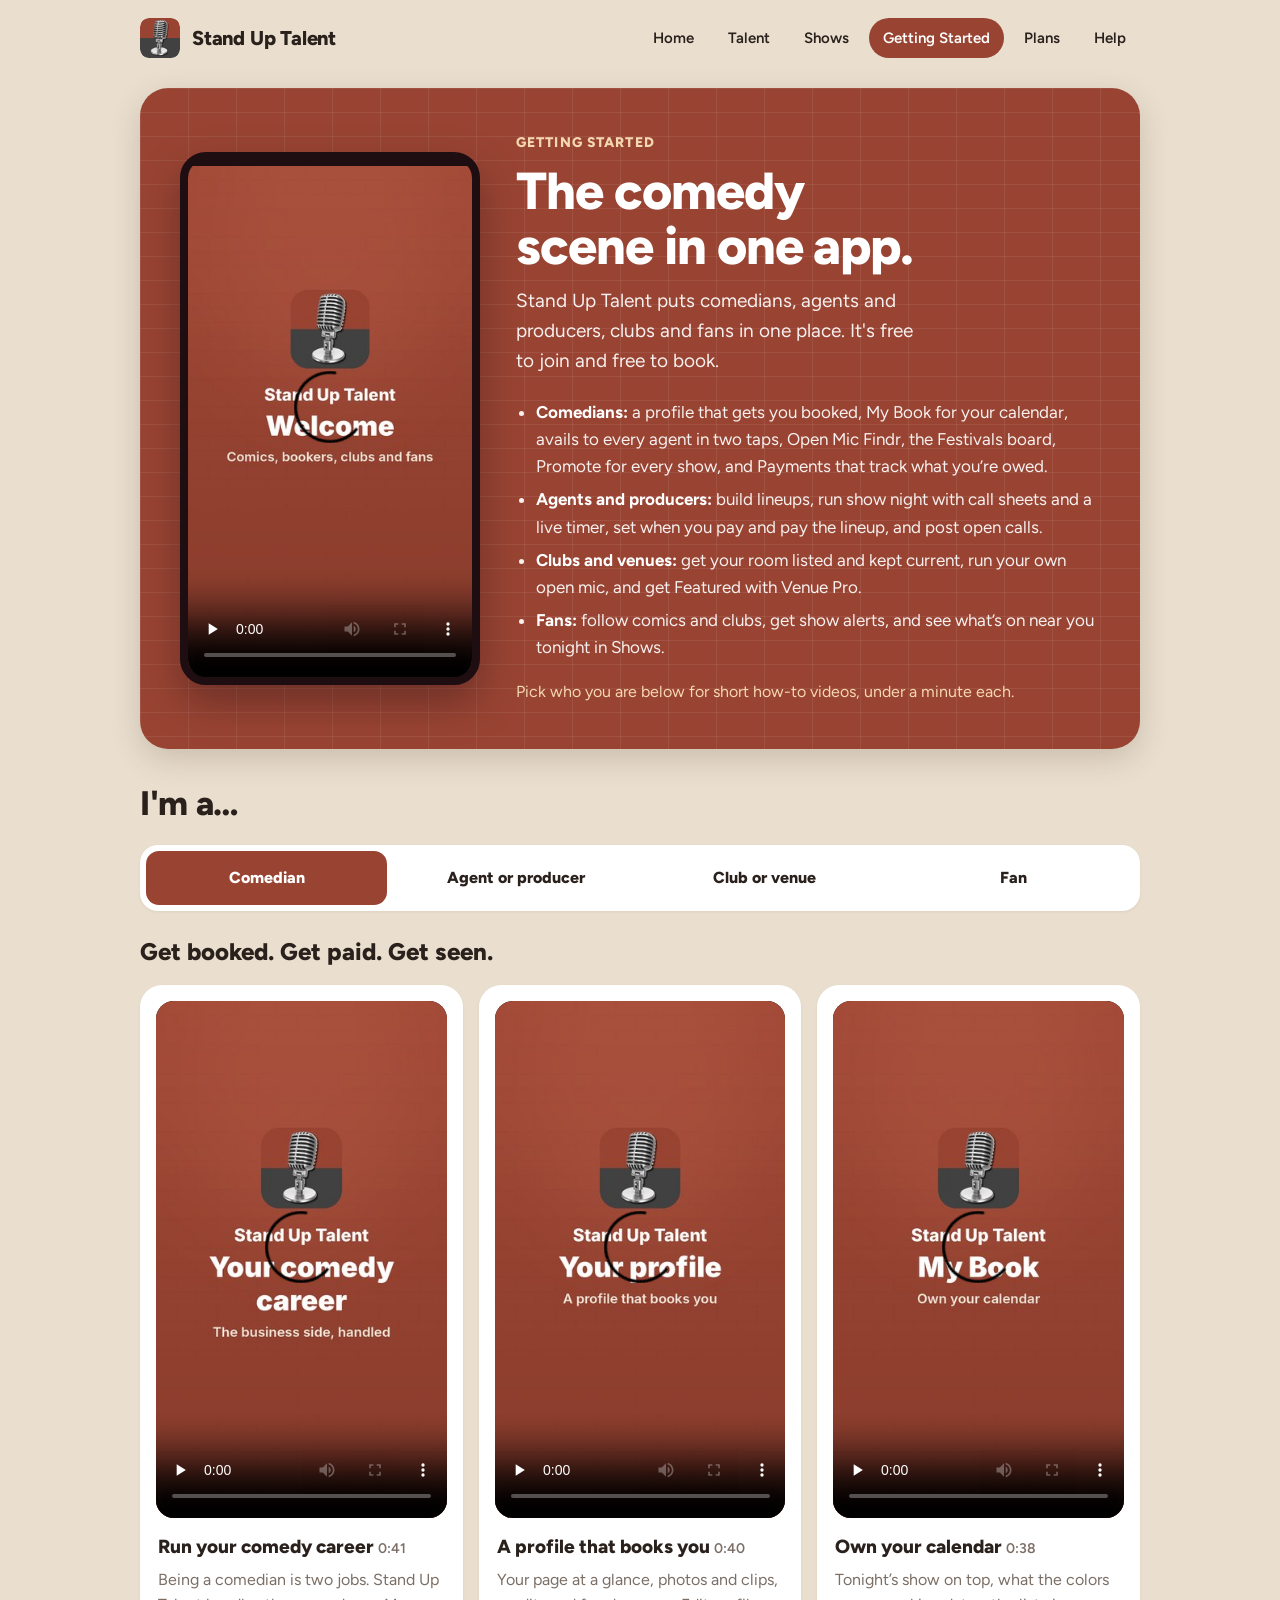
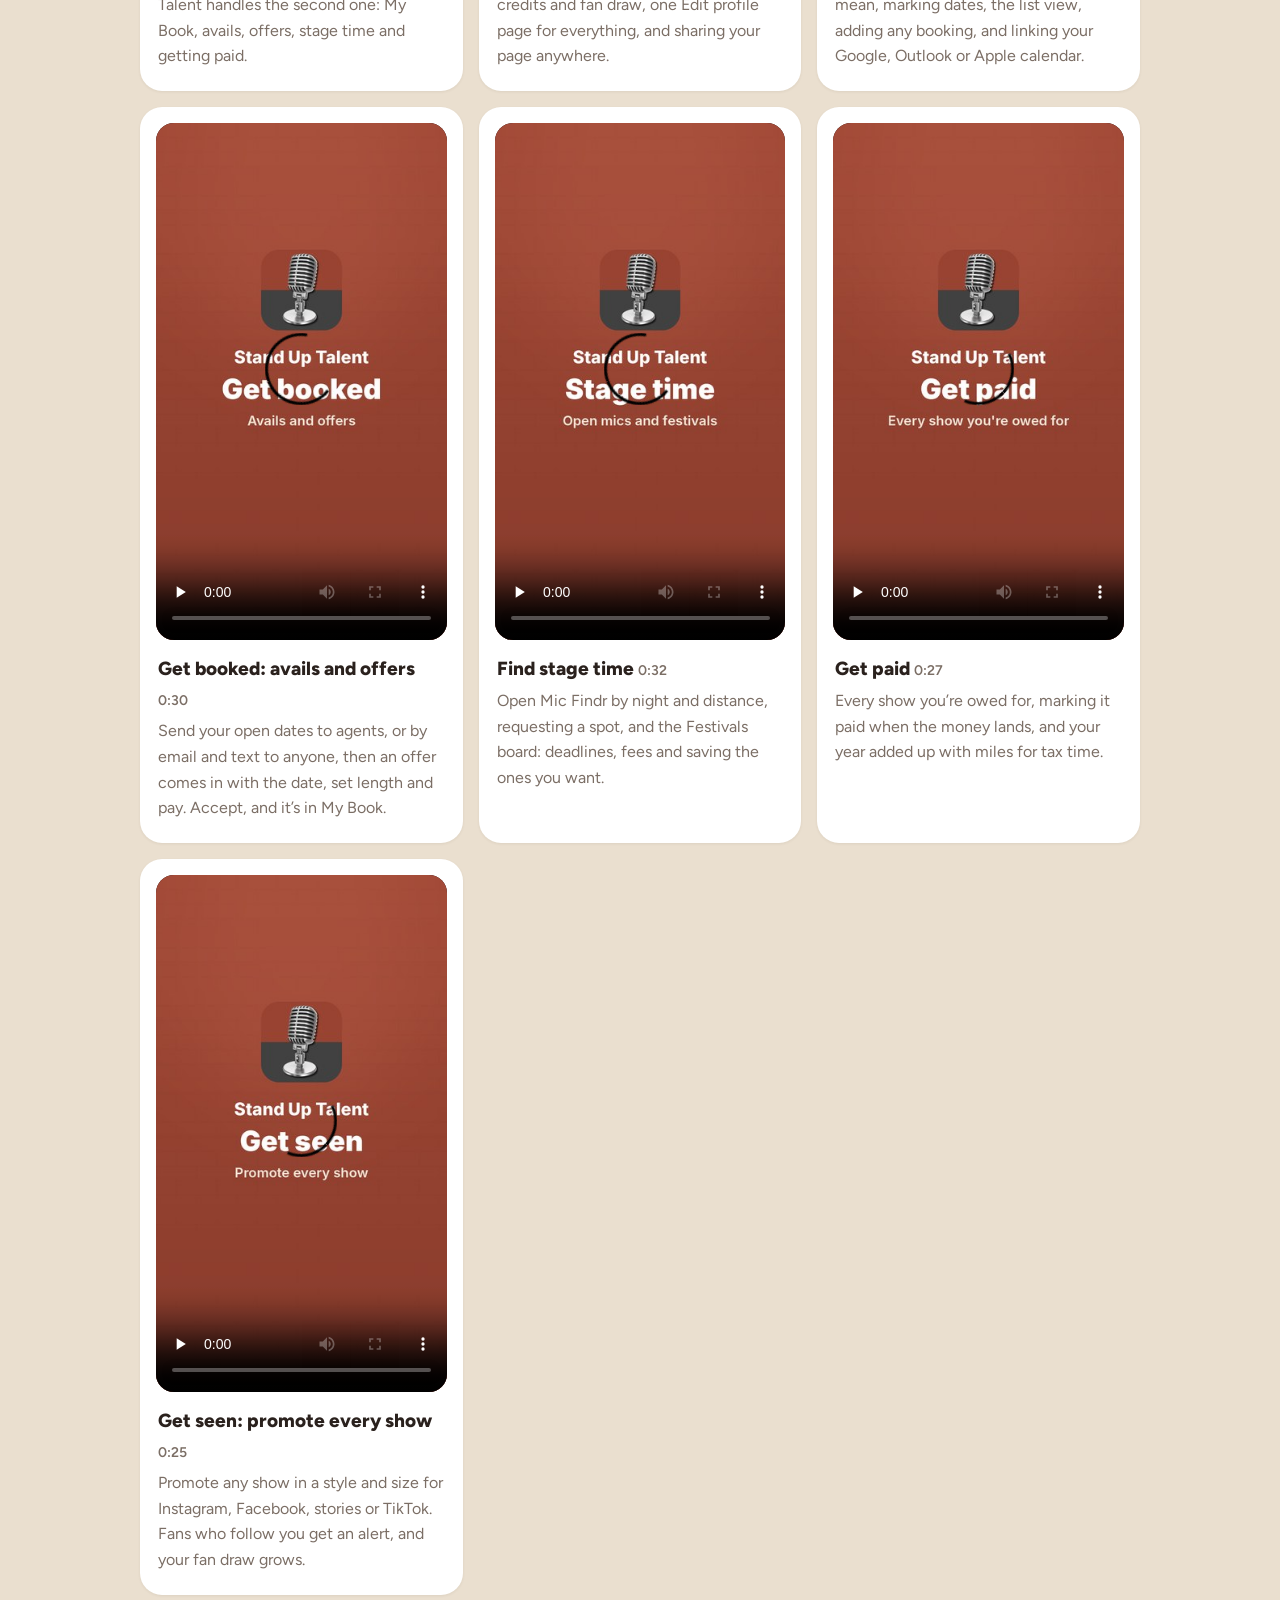
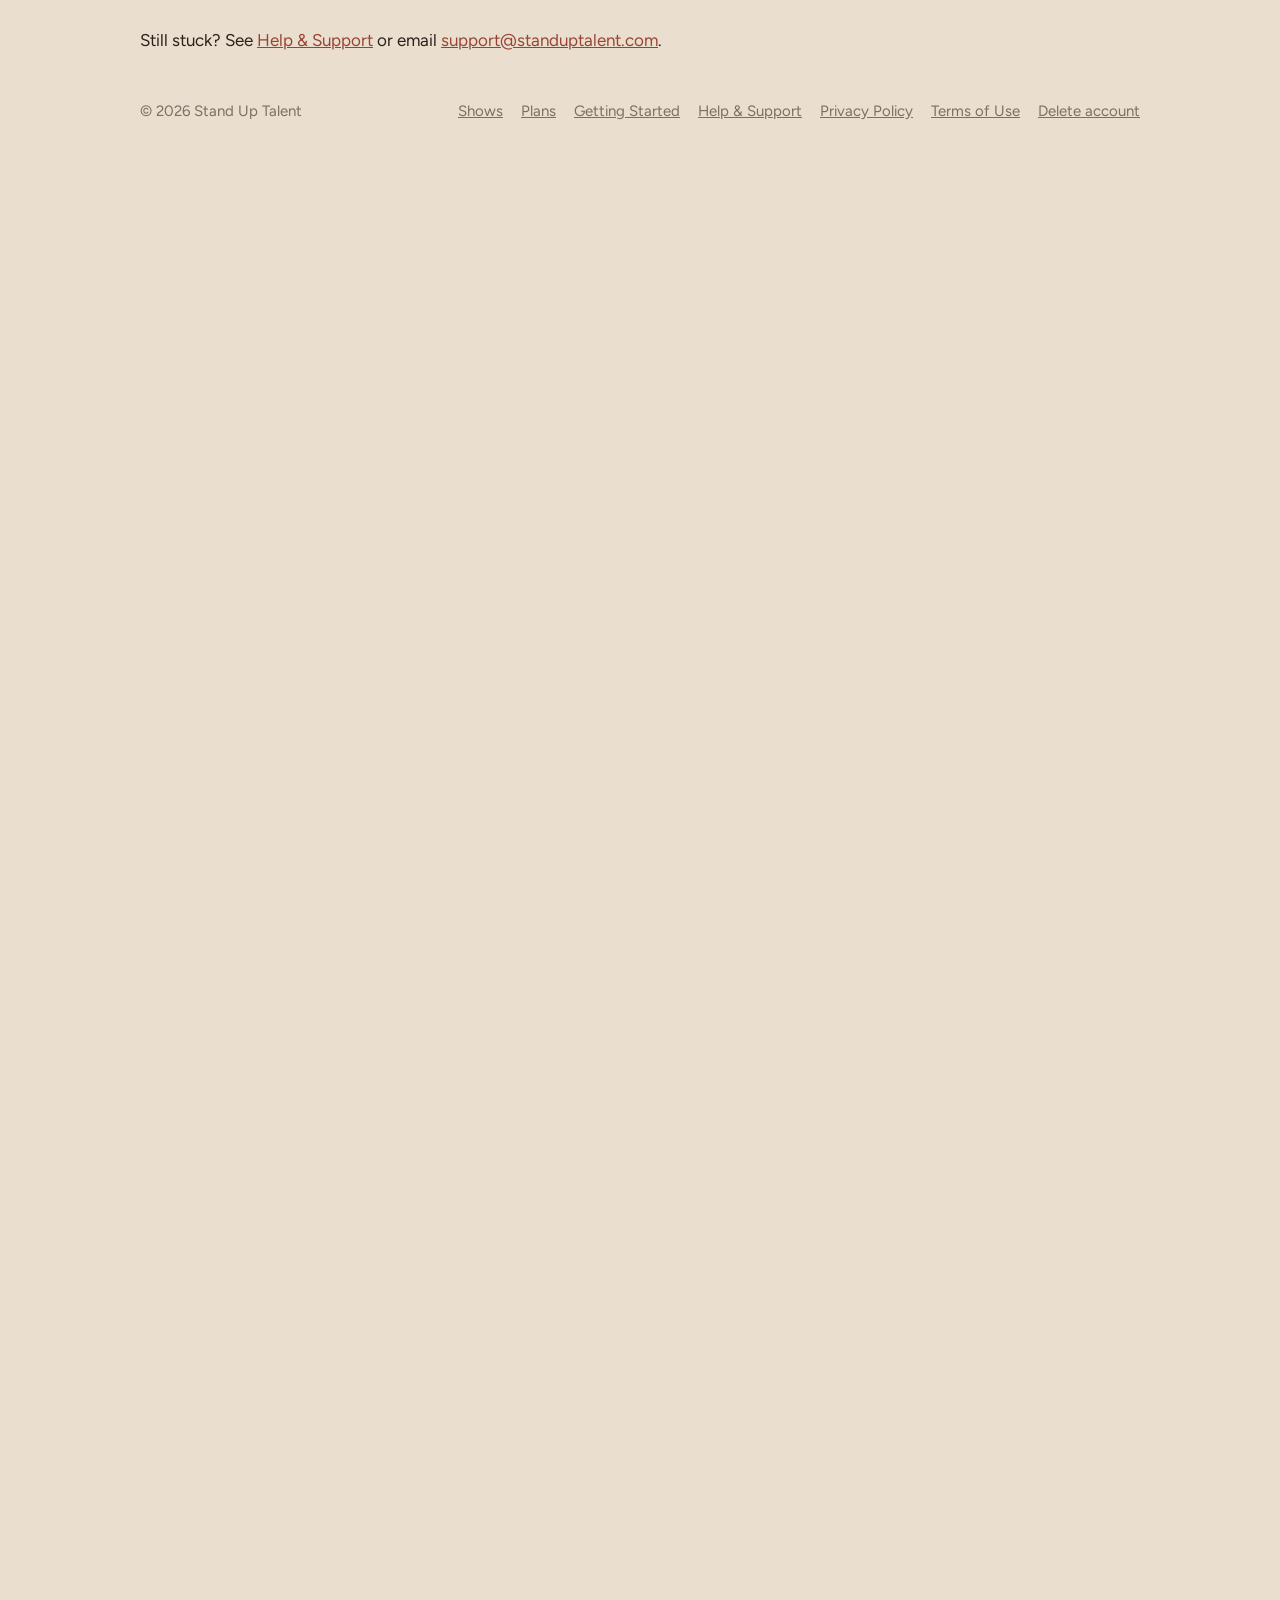
<file: how-to.html>
<!DOCTYPE html>
<html lang="en">
<head>
<meta charset="utf-8">
<title>Getting Started · Stand Up Talent</title>
<meta http-equiv="refresh" content="0; url=getting-started.html">
<link rel="canonical" href="getting-started.html">
</head>
<body>
<p>This page moved to <a href="getting-started.html">Getting Started</a>.</p>
</body>
</html>
</file>
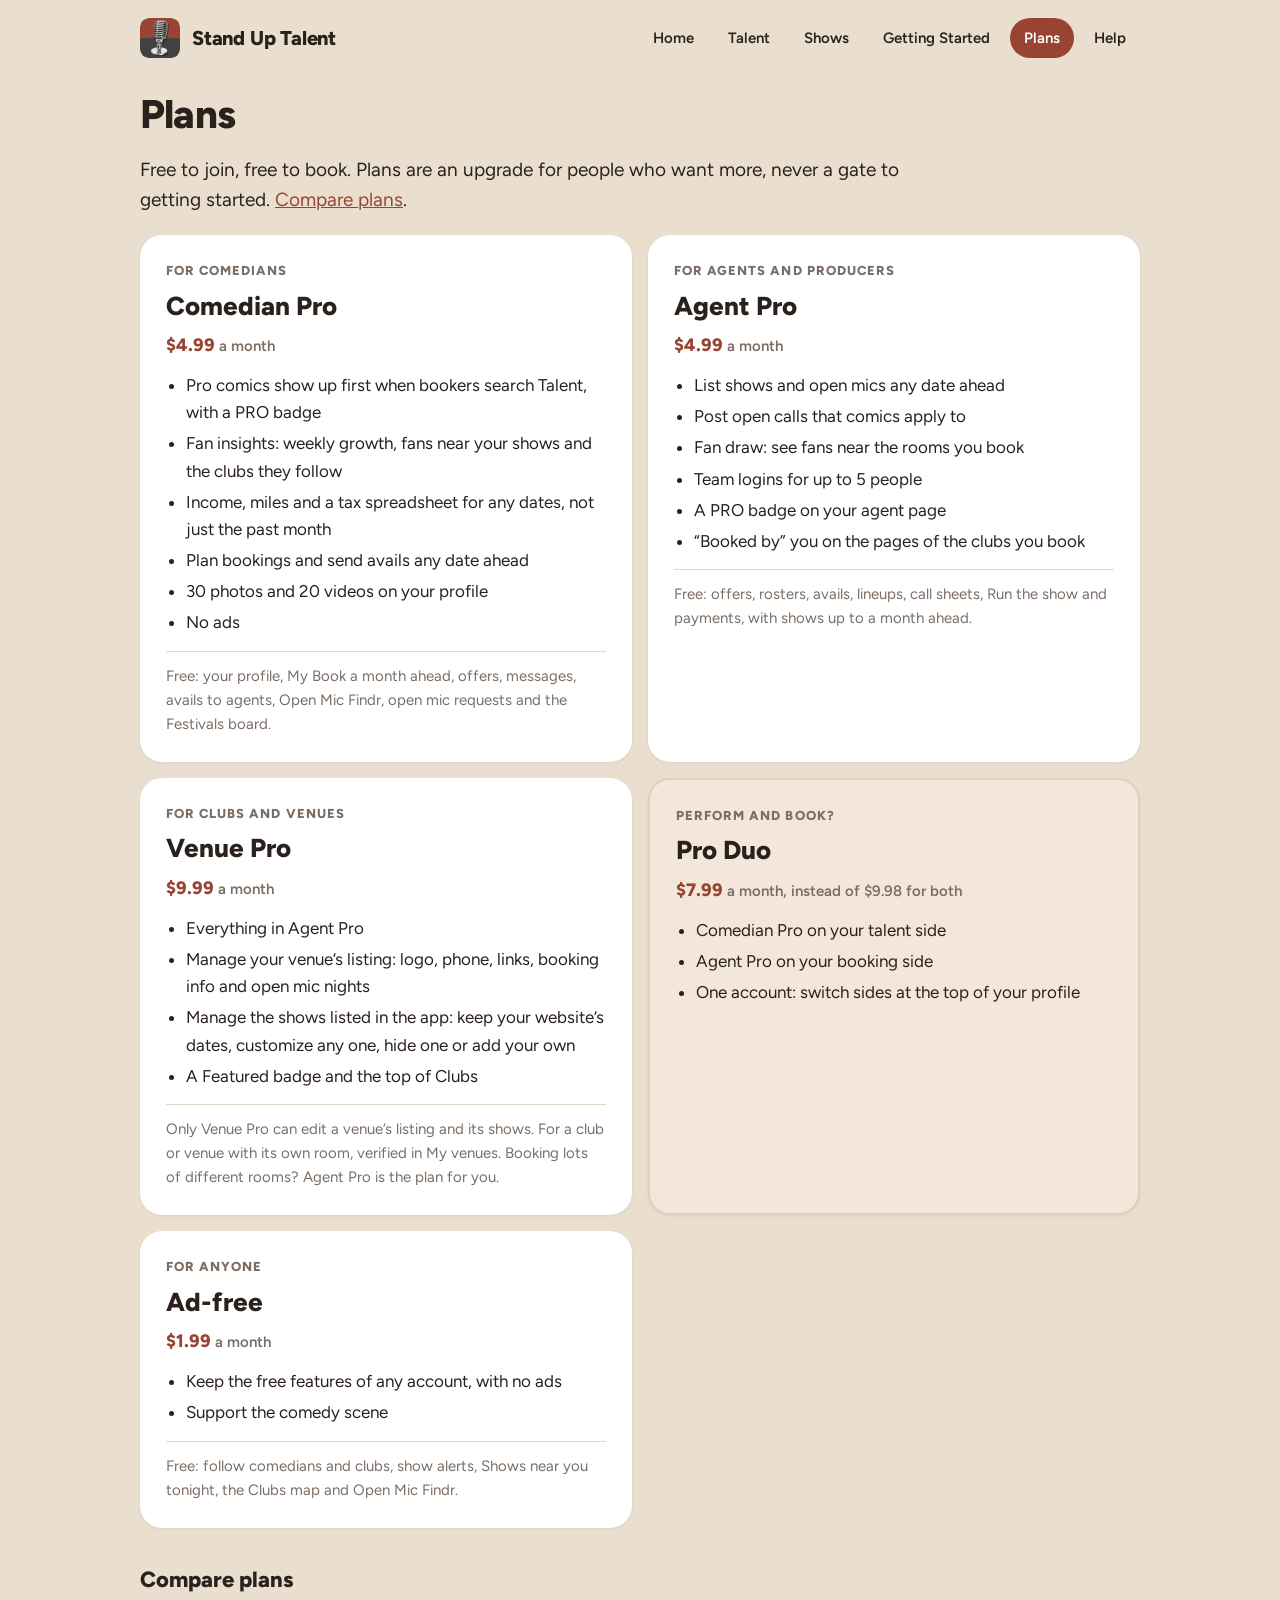
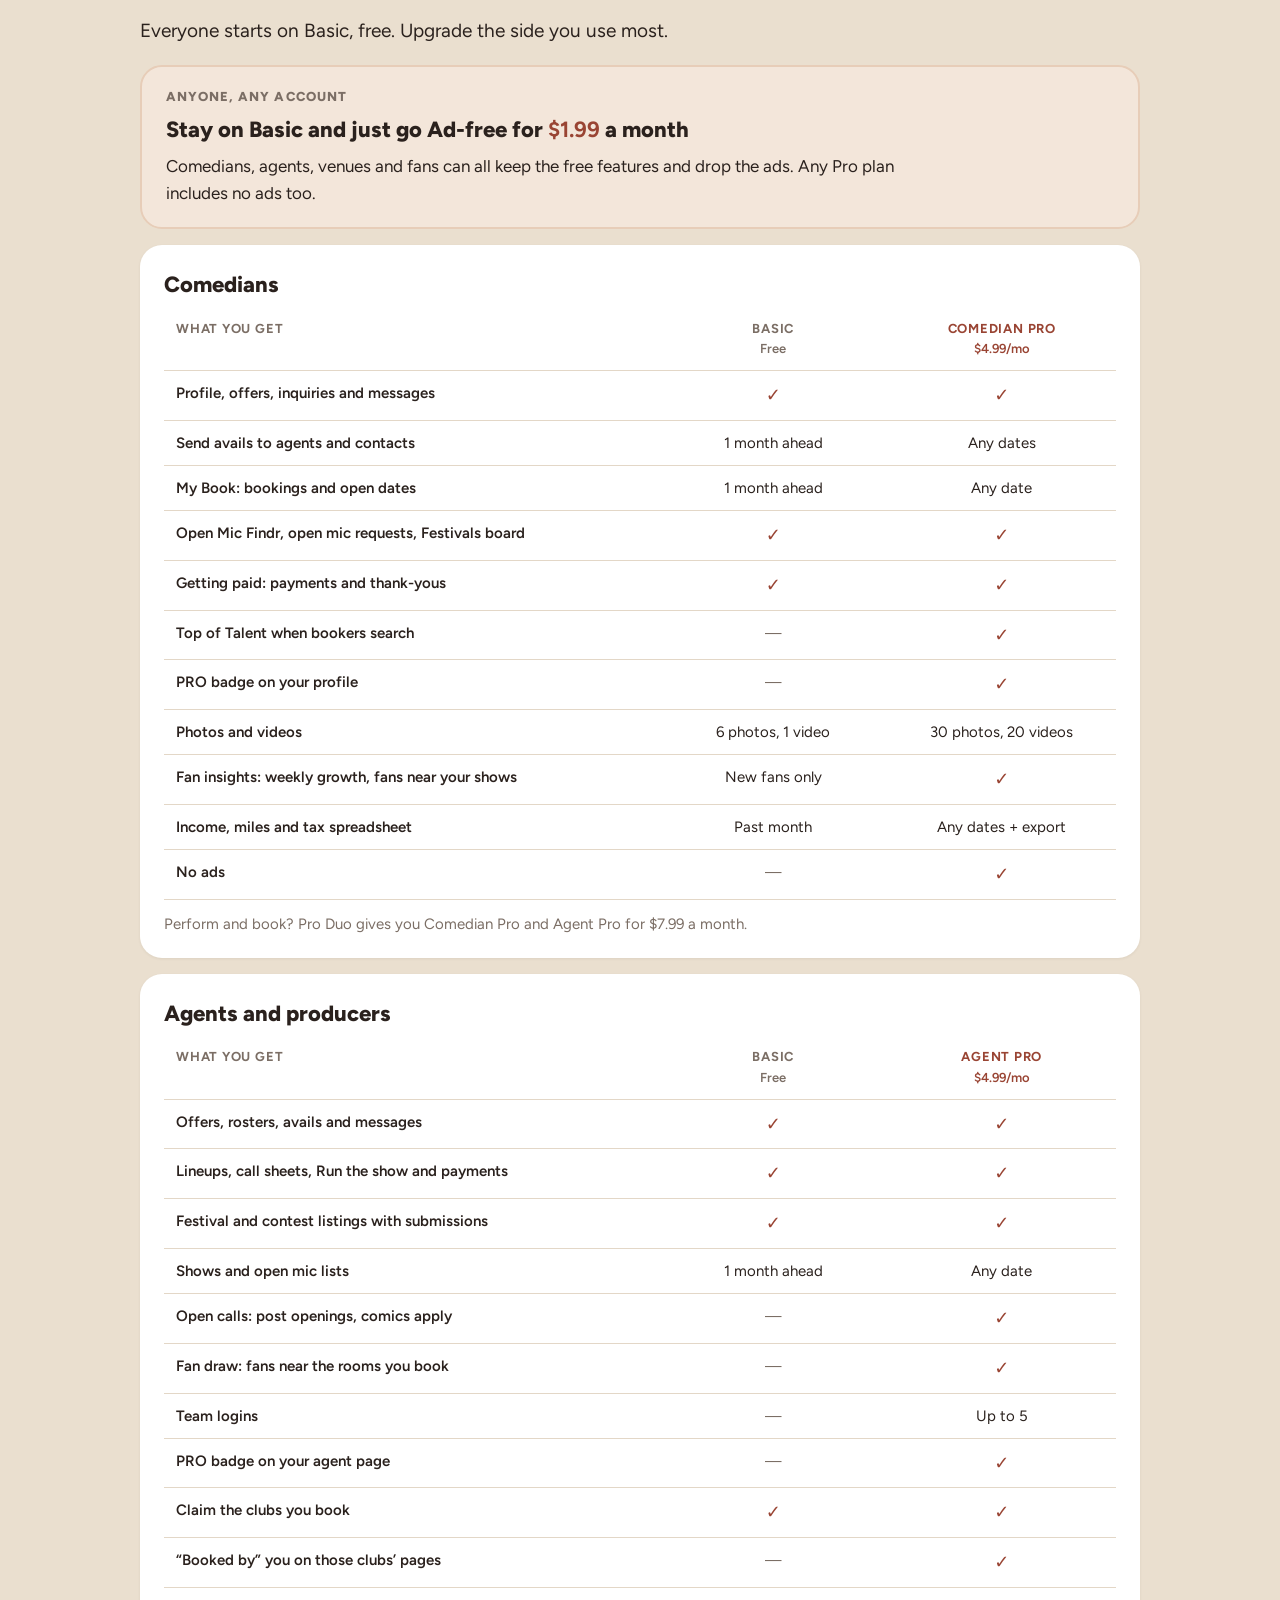
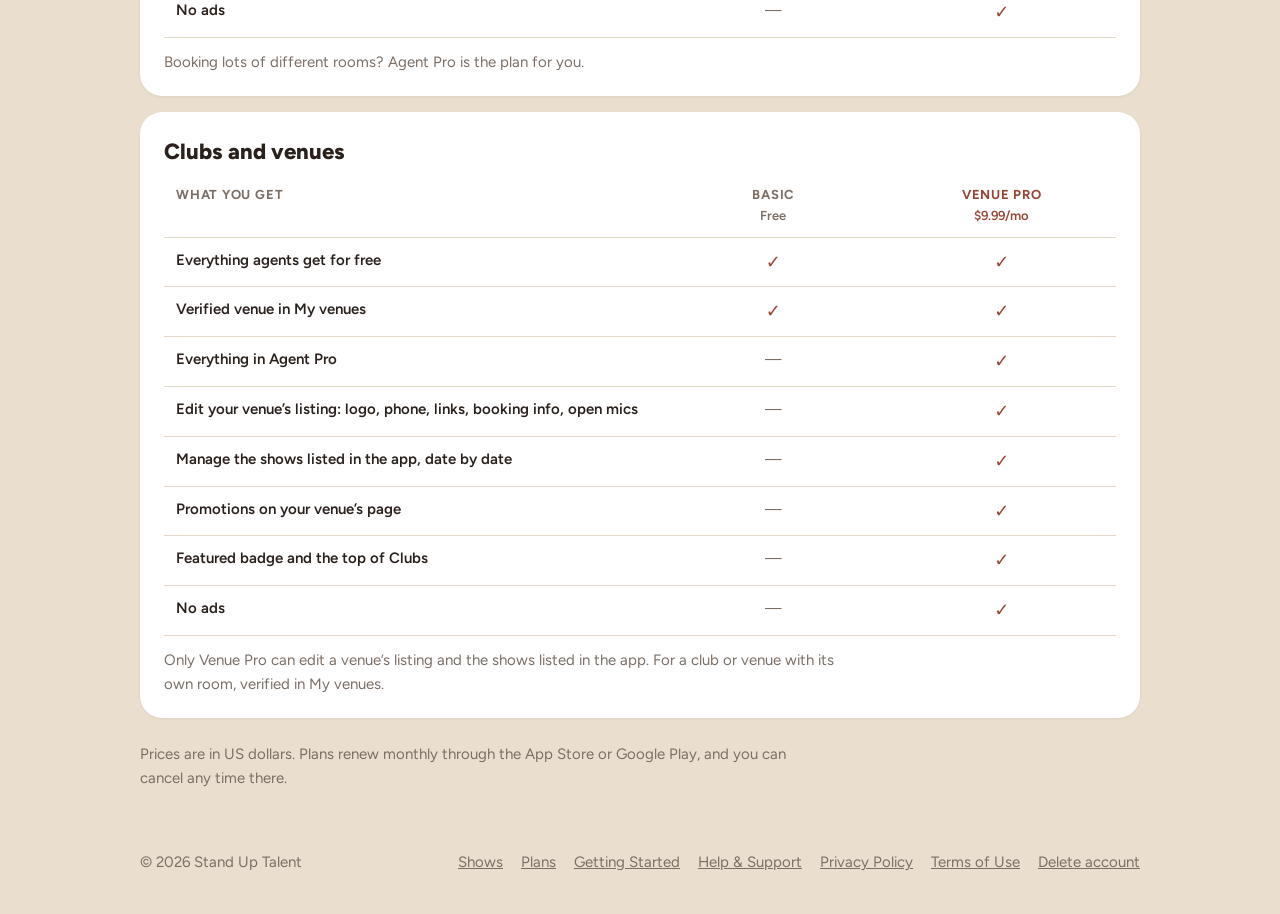
<file: plans.html>
<!DOCTYPE html>
<html lang="en">
<head>
<meta charset="utf-8">
<meta name="viewport" content="width=device-width, initial-scale=1">
<title>Plans · Stand Up Talent</title>
<meta name="description" content="Free to join, free to book. Comedian Pro and Agent Pro $4.99, Pro Duo $7.99, Venue Pro $9.99, Ad-free $1.99.">
<meta property="og:type" content="website">
<meta property="og:url" content="https://standuptalent.com/plans.html">
<meta property="og:title" content="Plans · Stand Up Talent">
<meta property="og:description" content="Free to join, free to book. Comedian Pro and Agent Pro $4.99, Pro Duo $7.99, Venue Pro $9.99, Ad-free $1.99.">
<meta property="og:image" content="https://standuptalent.com/assets/og.png">
<meta name="twitter:card" content="summary_large_image">
<link rel="icon" href="assets/favicon.png">
<link rel="apple-touch-icon" href="assets/apple-touch-icon.png">
<link rel="preconnect" href="https://fonts.googleapis.com">
<link rel="preconnect" href="https://fonts.gstatic.com" crossorigin>
<link href="https://fonts.googleapis.com/css2?family=Figtree:wght@400;600;700;800&display=swap" rel="stylesheet">
<link rel="stylesheet" href="styles.css">
</head>
<body>
<header class="site-header">
  <div class="wrap">
    <a class="brand" href="./"><img src="assets/icon.png" alt="">Stand Up Talent</a>
    <nav class="site-nav" aria-label="Main">
      <a href="./">Home</a>
      <a href="talent.html">Talent</a>
      <a href="shows.html">Shows</a>
      <a href="getting-started.html">Getting Started</a>
      <a href="plans.html" aria-current="page">Plans</a>
      <a href="support.html">Help</a>
    </nav>
  </div>
</header>

<main class="wrap">
  <article class="doc wide list-page">
    <h1>Plans</h1>
    <p class="lead">Free to join, free to book. Plans are an upgrade for people who want more, never a gate to getting started. <a href="#compare">Compare plans</a>.</p>
    <div class="plans-grid">
      <section class="plan" id="comedians">
        <p class="who">For comedians</p>
        <h2>Comedian Pro</h2>
        <p class="price">$4.99 <span>a month</span></p>
        <ul>
          <li>Pro comics show up first when bookers search Talent, with a PRO badge</li>
          <li>Fan insights: weekly growth, fans near your shows and the clubs they follow</li>
          <li>Income, miles and a tax spreadsheet for any dates, not just the past month</li>
          <li>Plan bookings and send avails any date ahead</li>
          <li>30 photos and 20 videos on your profile</li>
          <li>No ads</li>
        </ul>
        <p class="free">Free: your profile, My Book a month ahead, offers, messages, avails to agents, Open Mic Findr, open mic requests and the Festivals board.</p>
      </section>
      <section class="plan" id="agents">
        <p class="who">For agents and producers</p>
        <h2>Agent Pro</h2>
        <p class="price">$4.99 <span>a month</span></p>
        <ul>
          <li>List shows and open mics any date ahead</li>
          <li>Post open calls that comics apply to</li>
          <li>Fan draw: see fans near the rooms you book</li>
          <li>Team logins for up to 5 people</li>
          <li>A PRO badge on your agent page</li>
          <li>“Booked by” you on the pages of the clubs you book</li>
        </ul>
        <p class="free">Free: offers, rosters, avails, lineups, call sheets, Run the show and payments, with shows up to a month ahead.</p>
      </section>
      <section class="plan" id="clubs">
        <p class="who">For clubs and venues</p>
        <h2>Venue Pro</h2>
        <p class="price">$9.99 <span>a month</span></p>
        <ul>
          <li>Everything in Agent Pro</li>
          <li>Manage your venue’s listing: logo, phone, links, booking info and open mic nights</li>
          <li>Manage the shows listed in the app: keep your website’s dates, customize any one, hide one or add your own</li>
          <li>A Featured badge and the top of Clubs</li>
        </ul>
        <p class="free">Only Venue Pro can edit a venue’s listing and its shows. For a club or venue with its own room, verified in My venues. Booking lots of different rooms? Agent Pro is the plan for you.</p>
      </section>
      <section class="plan duo" id="both">
        <p class="who">Perform and book?</p>
        <h2>Pro Duo</h2>
        <p class="price">$7.99 <span>a month, instead of $9.98 for both</span></p>
        <ul>
          <li>Comedian Pro on your talent side</li>
          <li>Agent Pro on your booking side</li>
          <li>One account: switch sides at the top of your profile</li>
        </ul>
      </section>
      <section class="plan" id="fans">
        <p class="who">For anyone</p>
        <h2>Ad-free</h2>
        <p class="price">$1.99 <span>a month</span></p>
        <ul>
          <li>Keep the free features of any account, with no ads</li>
          <li>Support the comedy scene</li>
        </ul>
        <p class="free">Free: follow comedians and clubs, show alerts, Shows near you tonight, the Clubs map and Open Mic Findr.</p>
      </section>
    </div>
    <h2 class="compare-title" id="compare">Compare plans</h2>
    <p class="lead">Everyone starts on Basic, free. Upgrade the side you use most.</p>
    <aside class="adfree-band">
      <div>
        <p class="who">Anyone, any account</p>
        <p class="adfree-head">Stay on Basic and just go Ad-free for <strong>$1.99</strong> a month</p>
        <p>Comedians, agents, venues and fans can all keep the free features and drop the ads. Any Pro plan includes no ads too.</p>
      </div>
    </aside>
    <div class="compare-grid">
      <section class="compare" id="compare-comedians">
        <h3>Comedians</h3>
        <div class="table-wrap">
          <table>
            <thead><tr><th scope="col">What you get</th><th scope="col">Basic <span>Free</span></th><th scope="col" class="pro-col">Comedian Pro <span>$4.99/mo</span></th></tr></thead>
            <tbody>
<tr><th scope="row">Profile, offers, inquiries and messages</th><td><span class="yes" aria-label="Included">✓</span></td><td><span class="yes" aria-label="Included">✓</span></td></tr>
<tr><th scope="row">Send avails to agents and contacts</th><td>1 month ahead</td><td>Any dates</td></tr>
<tr><th scope="row">My Book: bookings and open dates</th><td>1 month ahead</td><td>Any date</td></tr>
<tr><th scope="row">Open Mic Findr, open mic requests, Festivals board</th><td><span class="yes" aria-label="Included">✓</span></td><td><span class="yes" aria-label="Included">✓</span></td></tr>
<tr><th scope="row">Getting paid: payments and thank-yous</th><td><span class="yes" aria-label="Included">✓</span></td><td><span class="yes" aria-label="Included">✓</span></td></tr>
<tr><th scope="row">Top of Talent when bookers search</th><td><span class="no" aria-label="Not included">—</span></td><td><span class="yes" aria-label="Included">✓</span></td></tr>
<tr><th scope="row">PRO badge on your profile</th><td><span class="no" aria-label="Not included">—</span></td><td><span class="yes" aria-label="Included">✓</span></td></tr>
<tr><th scope="row">Photos and videos</th><td>6 photos, 1 video</td><td>30 photos, 20 videos</td></tr>
<tr><th scope="row">Fan insights: weekly growth, fans near your shows</th><td>New fans only</td><td><span class="yes" aria-label="Included">✓</span></td></tr>
<tr><th scope="row">Income, miles and tax spreadsheet</th><td>Past month</td><td>Any dates + export</td></tr>
<tr><th scope="row">No ads</th><td><span class="no" aria-label="Not included">—</span></td><td><span class="yes" aria-label="Included">✓</span></td></tr>
            </tbody>
          </table>
        </div>
        <p class="free">Perform and book? Pro Duo gives you Comedian Pro and Agent Pro for $7.99 a month.</p>
      </section>
      <section class="compare" id="compare-agents">
        <h3>Agents and producers</h3>
        <div class="table-wrap">
          <table>
            <thead><tr><th scope="col">What you get</th><th scope="col">Basic <span>Free</span></th><th scope="col" class="pro-col">Agent Pro <span>$4.99/mo</span></th></tr></thead>
            <tbody>
<tr><th scope="row">Offers, rosters, avails and messages</th><td><span class="yes" aria-label="Included">✓</span></td><td><span class="yes" aria-label="Included">✓</span></td></tr>
<tr><th scope="row">Lineups, call sheets, Run the show and payments</th><td><span class="yes" aria-label="Included">✓</span></td><td><span class="yes" aria-label="Included">✓</span></td></tr>
<tr><th scope="row">Festival and contest listings with submissions</th><td><span class="yes" aria-label="Included">✓</span></td><td><span class="yes" aria-label="Included">✓</span></td></tr>
<tr><th scope="row">Shows and open mic lists</th><td>1 month ahead</td><td>Any date</td></tr>
<tr><th scope="row">Open calls: post openings, comics apply</th><td><span class="no" aria-label="Not included">—</span></td><td><span class="yes" aria-label="Included">✓</span></td></tr>
<tr><th scope="row">Fan draw: fans near the rooms you book</th><td><span class="no" aria-label="Not included">—</span></td><td><span class="yes" aria-label="Included">✓</span></td></tr>
<tr><th scope="row">Team logins</th><td><span class="no" aria-label="Not included">—</span></td><td>Up to 5</td></tr>
<tr><th scope="row">PRO badge on your agent page</th><td><span class="no" aria-label="Not included">—</span></td><td><span class="yes" aria-label="Included">✓</span></td></tr>
<tr><th scope="row">Claim the clubs you book</th><td><span class="yes" aria-label="Included">✓</span></td><td><span class="yes" aria-label="Included">✓</span></td></tr>
<tr><th scope="row">“Booked by” you on those clubs’ pages</th><td><span class="no" aria-label="Not included">—</span></td><td><span class="yes" aria-label="Included">✓</span></td></tr>
<tr><th scope="row">No ads</th><td><span class="no" aria-label="Not included">—</span></td><td><span class="yes" aria-label="Included">✓</span></td></tr>
            </tbody>
          </table>
        </div>
        <p class="free">Booking lots of different rooms? Agent Pro is the plan for you.</p>
      </section>
      <section class="compare" id="compare-venues">
        <h3>Clubs and venues</h3>
        <div class="table-wrap">
          <table>
            <thead><tr><th scope="col">What you get</th><th scope="col">Basic <span>Free</span></th><th scope="col" class="pro-col">Venue Pro <span>$9.99/mo</span></th></tr></thead>
            <tbody>
<tr><th scope="row">Everything agents get for free</th><td><span class="yes" aria-label="Included">✓</span></td><td><span class="yes" aria-label="Included">✓</span></td></tr>
<tr><th scope="row">Verified venue in My venues</th><td><span class="yes" aria-label="Included">✓</span></td><td><span class="yes" aria-label="Included">✓</span></td></tr>
<tr><th scope="row">Everything in Agent Pro</th><td><span class="no" aria-label="Not included">—</span></td><td><span class="yes" aria-label="Included">✓</span></td></tr>
<tr><th scope="row">Edit your venue’s listing: logo, phone, links, booking info, open mics</th><td><span class="no" aria-label="Not included">—</span></td><td><span class="yes" aria-label="Included">✓</span></td></tr>
<tr><th scope="row">Manage the shows listed in the app, date by date</th><td><span class="no" aria-label="Not included">—</span></td><td><span class="yes" aria-label="Included">✓</span></td></tr>
<tr><th scope="row">Promotions on your venue’s page</th><td><span class="no" aria-label="Not included">—</span></td><td><span class="yes" aria-label="Included">✓</span></td></tr>
<tr><th scope="row">Featured badge and the top of Clubs</th><td><span class="no" aria-label="Not included">—</span></td><td><span class="yes" aria-label="Included">✓</span></td></tr>
<tr><th scope="row">No ads</th><td><span class="no" aria-label="Not included">—</span></td><td><span class="yes" aria-label="Included">✓</span></td></tr>
            </tbody>
          </table>
        </div>
        <p class="free">Only Venue Pro can edit a venue’s listing and the shows listed in the app. For a club or venue with its own room, verified in My venues.</p>
      </section>
    </div>
    <p class="updated">Prices are in US dollars. Plans renew monthly through the App Store or Google Play, and you can cancel any time there.</p>
  </article>
</main>

<footer class="site-footer">
  <div class="wrap">
    <span>© 2026 Stand Up Talent</span>
    <nav aria-label="Footer">
      <a href="shows.html">Shows</a>
      <a href="plans.html">Plans</a>
      <a href="getting-started.html">Getting Started</a>
      <a href="support.html">Help &amp; Support</a>
      <a href="privacy.html">Privacy Policy</a>
      <a href="terms.html">Terms of Use</a>
      <a href="delete-account.html">Delete account</a>
    </nav>
  </div>
</footer>
</body>
</html>
</file>
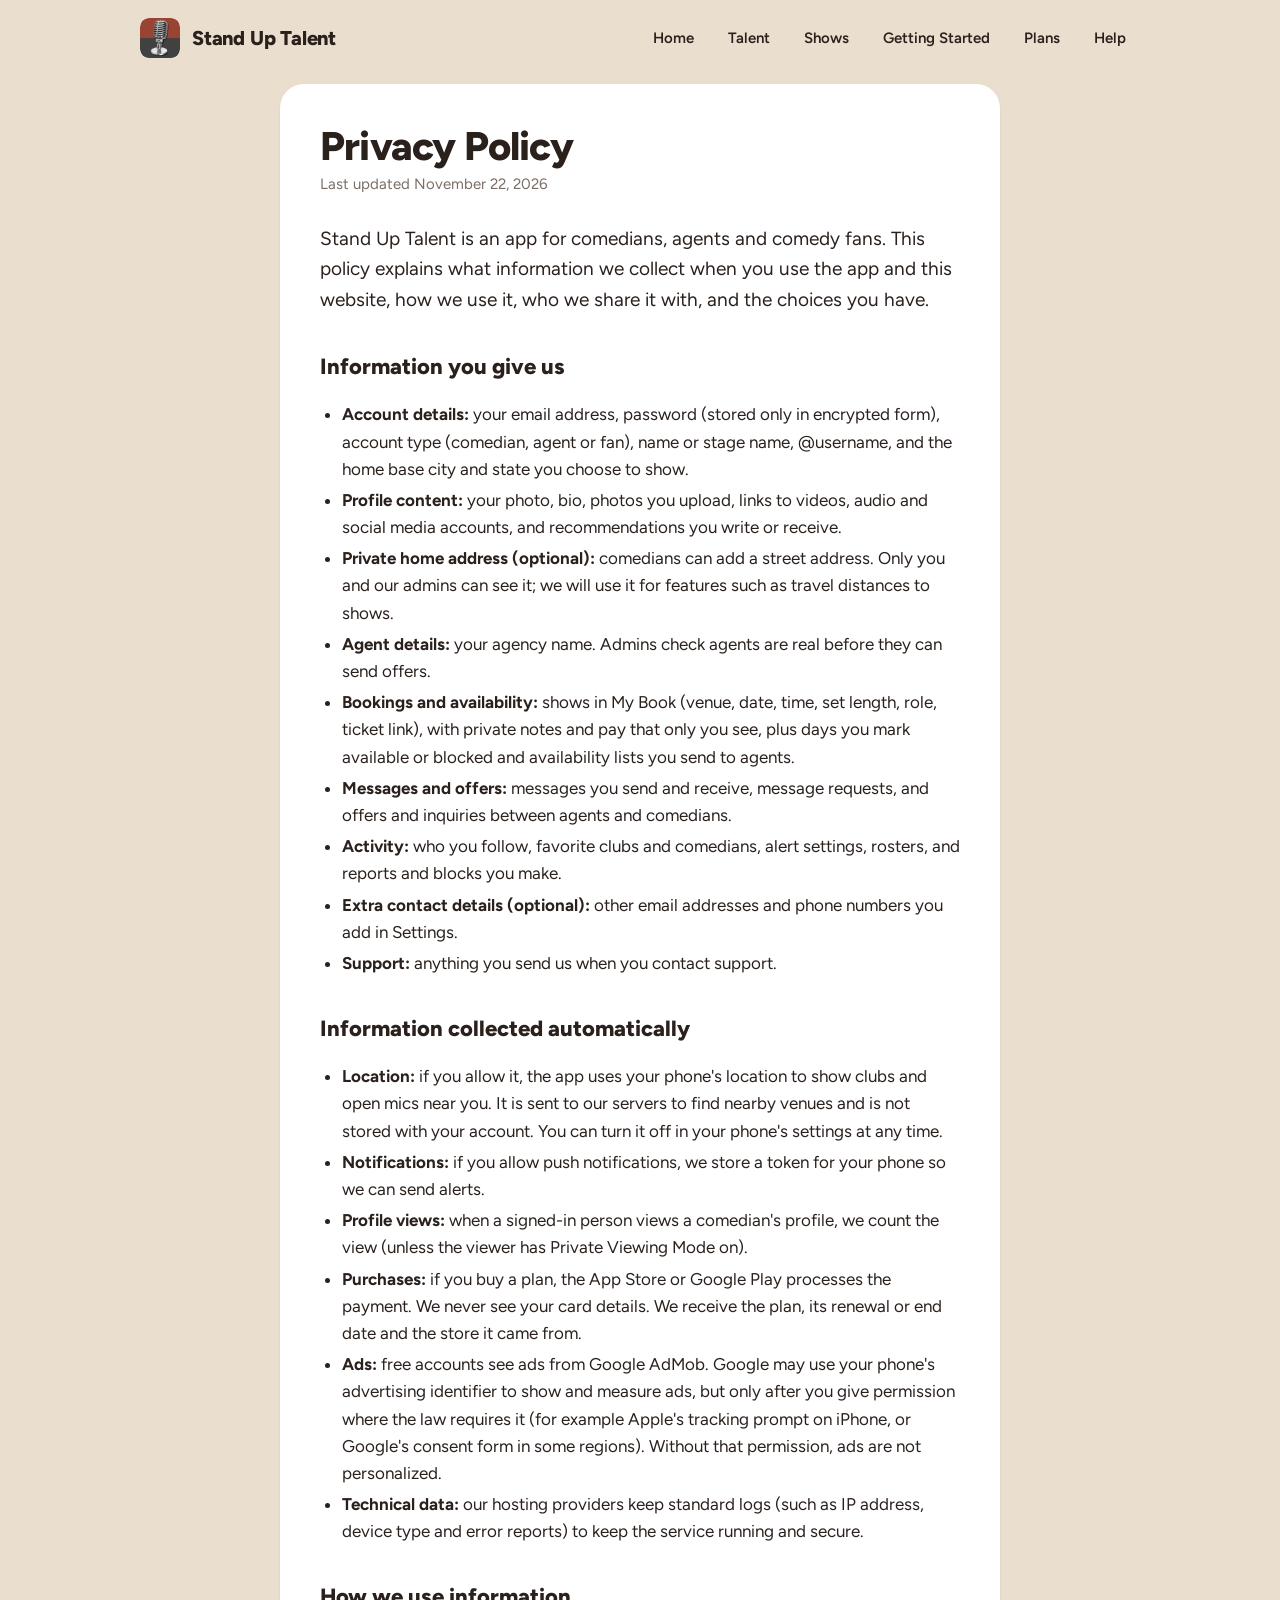
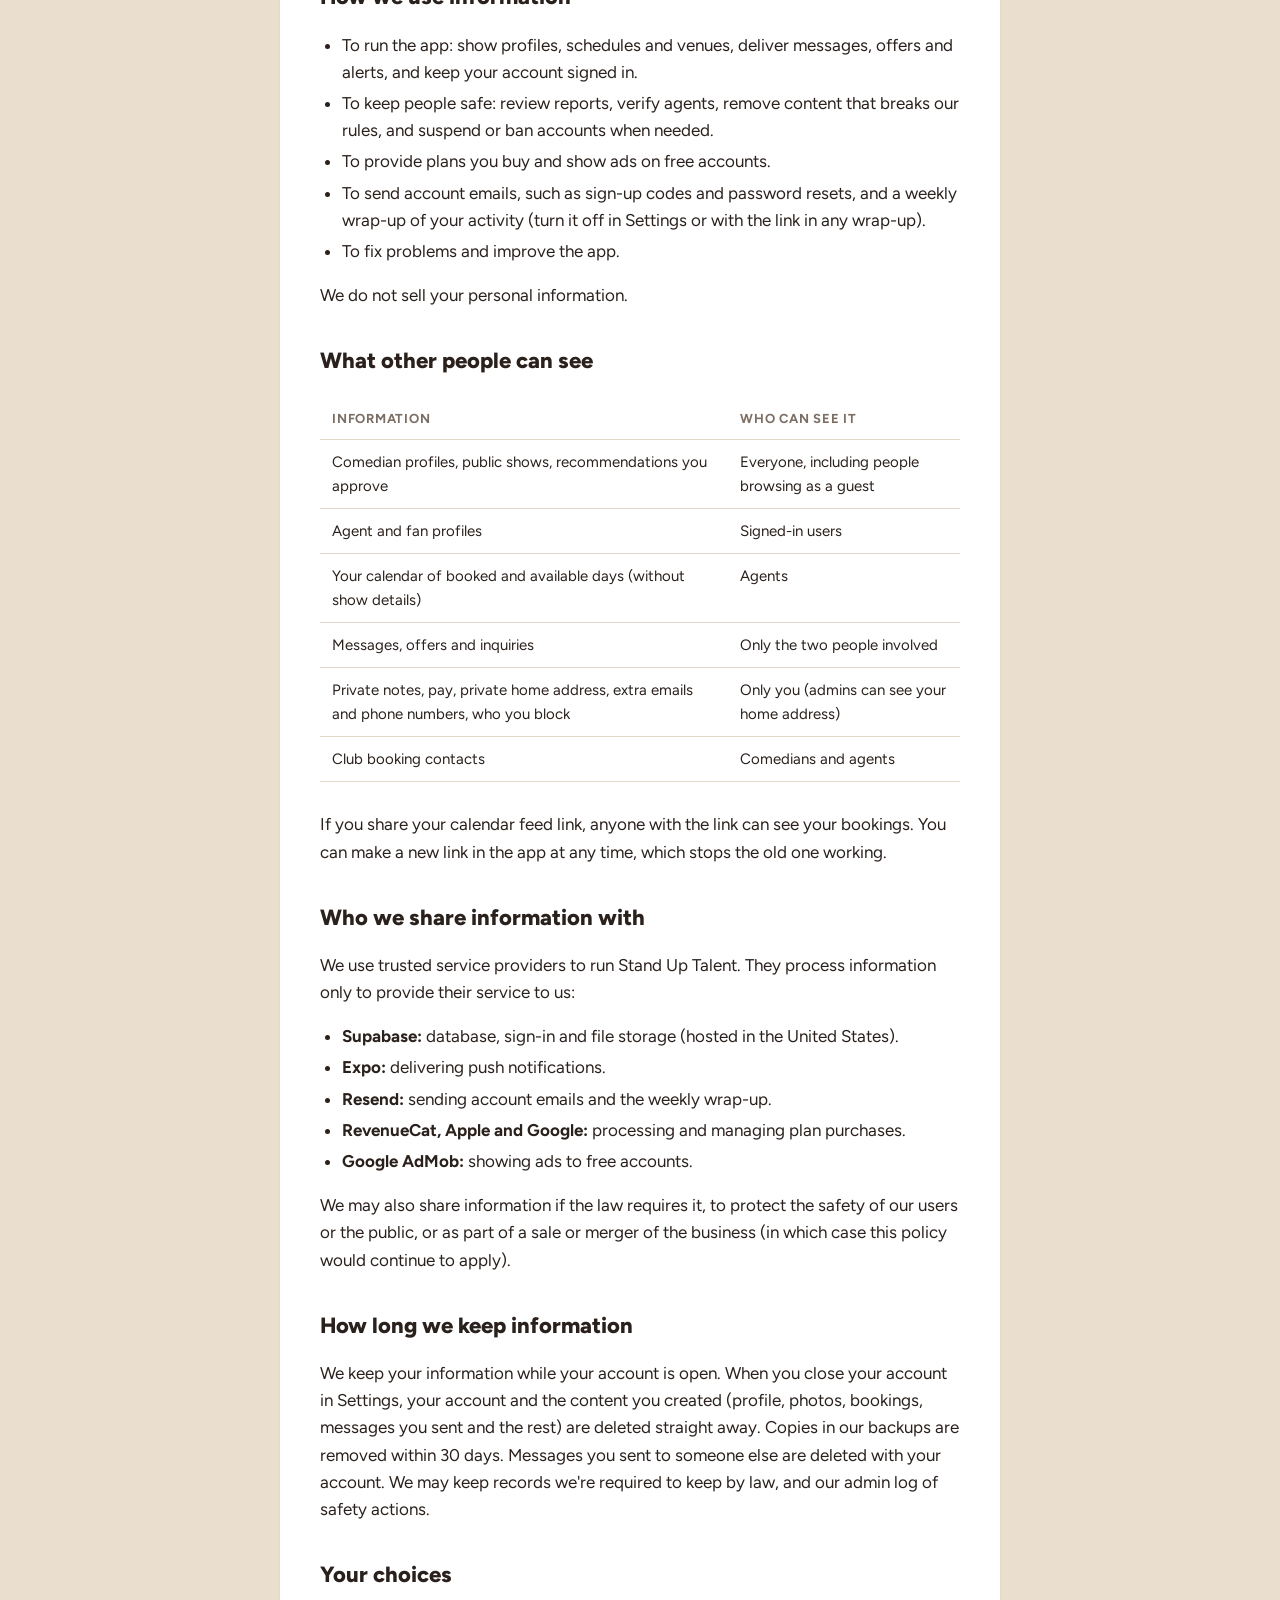
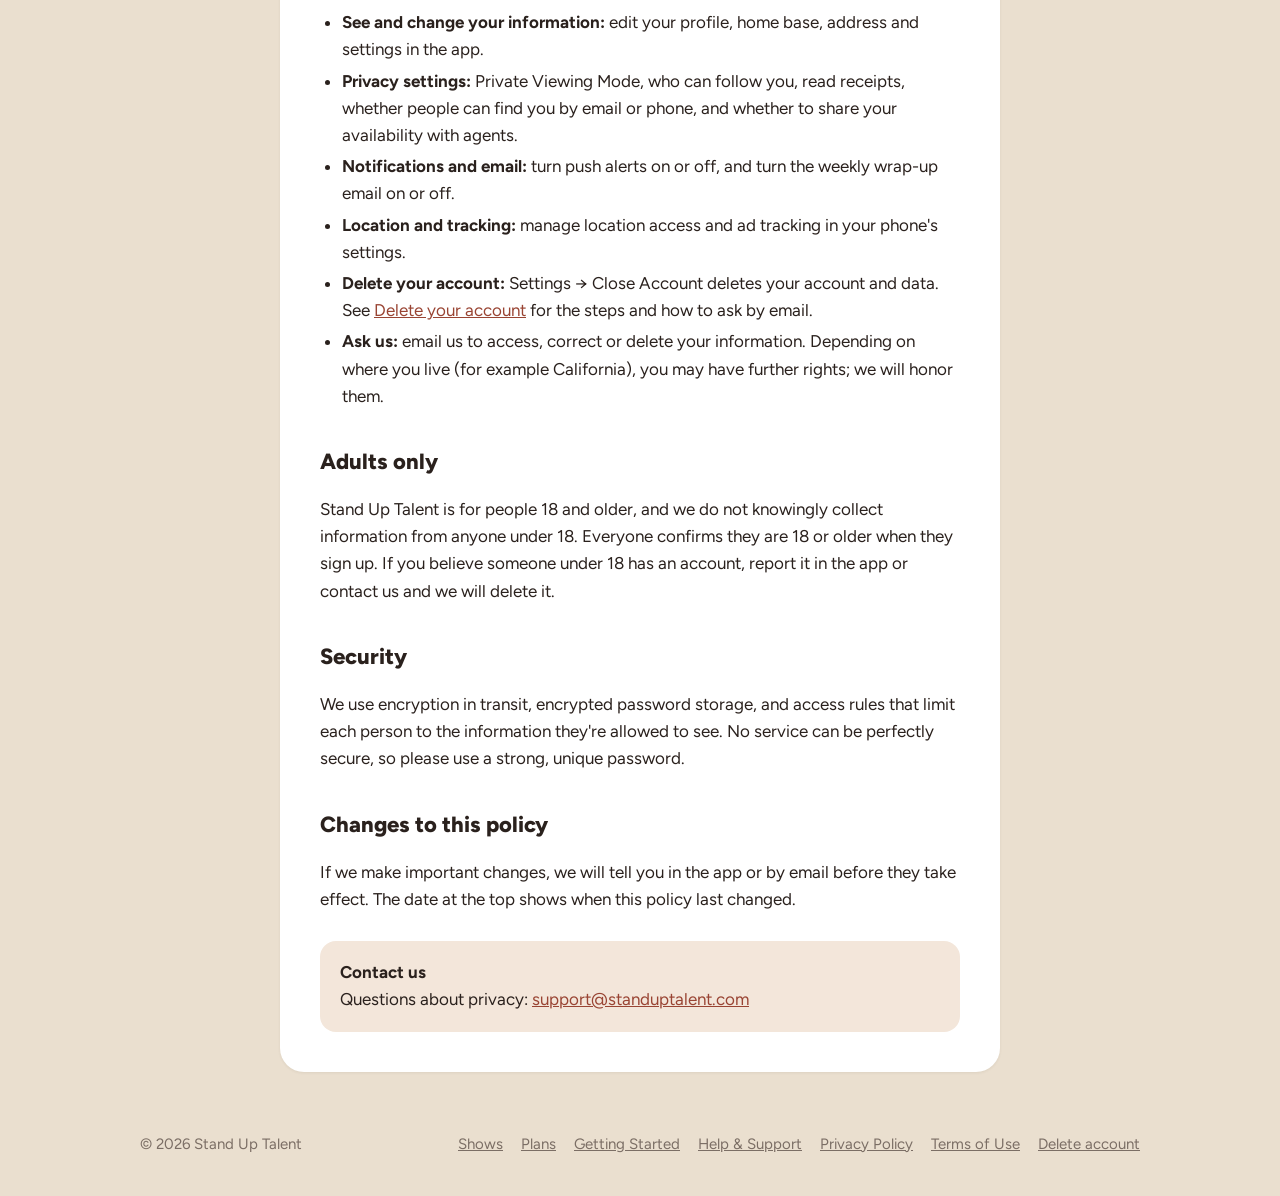
<file: privacy.html>
<!DOCTYPE html>
<html lang="en">
<head>
<meta charset="utf-8">
<meta name="viewport" content="width=device-width, initial-scale=1">
<title>Privacy Policy · Stand Up Talent</title>
<meta name="description" content="How Stand Up Talent collects, uses and protects your information.">
<meta property="og:image" content="https://standuptalent.com/assets/og.png">
<meta name="twitter:card" content="summary_large_image">
<link rel="icon" href="assets/favicon.png">
<link rel="apple-touch-icon" href="assets/apple-touch-icon.png">
<link rel="preconnect" href="https://fonts.googleapis.com">
<link rel="preconnect" href="https://fonts.gstatic.com" crossorigin>
<link href="https://fonts.googleapis.com/css2?family=Figtree:wght@400;600;700;800&display=swap" rel="stylesheet">
<link rel="stylesheet" href="styles.css">
</head>
<body>
<header class="site-header">
  <div class="wrap">
    <a class="brand" href="./"><img src="assets/icon.png" alt="">Stand Up Talent</a>
    <nav class="site-nav" aria-label="Main">
      <a href="./">Home</a>
      <a href="talent.html">Talent</a>
      <a href="shows.html">Shows</a>
      <a href="getting-started.html">Getting Started</a>
      <a href="plans.html">Plans</a>
      <a href="support.html">Help</a>
    </nav>
  </div>
</header>

<main class="wrap narrow">
  <article class="doc">
    <h1>Privacy Policy</h1>
    <p class="updated">Last updated November 22, 2026</p>

    <p class="lead">Stand Up Talent is an app for comedians, agents and comedy fans. This policy explains what information we collect when you use the app and this website, how we use it, who we share it with, and the choices you have.</p>

    <h2>Information you give us</h2>
    <ul>
      <li><strong>Account details:</strong> your email address, password (stored only in encrypted form), account type (comedian, agent or fan), name or stage name, @username, and the home base city and state you choose to show.</li>
      <li><strong>Profile content:</strong> your photo, bio, photos you upload, links to videos, audio and social media accounts, and recommendations you write or receive.</li>
      <li><strong>Private home address (optional):</strong> comedians can add a street address. Only you and our admins can see it; we will use it for features such as travel distances to shows.</li>
      <li><strong>Agent details:</strong> your agency name. Admins check agents are real before they can send offers.</li>
      <li><strong>Bookings and availability:</strong> shows in My Book (venue, date, time, set length, role, ticket link), with private notes and pay that only you see, plus days you mark available or blocked and availability lists you send to agents.</li>
      <li><strong>Messages and offers:</strong> messages you send and receive, message requests, and offers and inquiries between agents and comedians.</li>
      <li><strong>Activity:</strong> who you follow, favorite clubs and comedians, alert settings, rosters, and reports and blocks you make.</li>
      <li><strong>Extra contact details (optional):</strong> other email addresses and phone numbers you add in Settings.</li>
      <li><strong>Support:</strong> anything you send us when you contact support.</li>
    </ul>

    <h2>Information collected automatically</h2>
    <ul>
      <li><strong>Location:</strong> if you allow it, the app uses your phone's location to show clubs and open mics near you. It is sent to our servers to find nearby venues and is not stored with your account. You can turn it off in your phone's settings at any time.</li>
      <li><strong>Notifications:</strong> if you allow push notifications, we store a token for your phone so we can send alerts.</li>
      <li><strong>Profile views:</strong> when a signed-in person views a comedian's profile, we count the view (unless the viewer has Private Viewing Mode on).</li>
      <li><strong>Purchases:</strong> if you buy a plan, the App Store or Google Play processes the payment. We never see your card details. We receive the plan, its renewal or end date and the store it came from.</li>
      <li><strong>Ads:</strong> free accounts see ads from Google AdMob. Google may use your phone's advertising identifier to show and measure ads, but only after you give permission where the law requires it (for example Apple's tracking prompt on iPhone, or Google's consent form in some regions). Without that permission, ads are not personalized.</li>
      <li><strong>Technical data:</strong> our hosting providers keep standard logs (such as IP address, device type and error reports) to keep the service running and secure.</li>
    </ul>

    <h2>How we use information</h2>
    <ul>
      <li>To run the app: show profiles, schedules and venues, deliver messages, offers and alerts, and keep your account signed in.</li>
      <li>To keep people safe: review reports, verify agents, remove content that breaks our rules, and suspend or ban accounts when needed.</li>
      <li>To provide plans you buy and show ads on free accounts.</li>
      <li>To send account emails, such as sign-up codes and password resets, and a weekly wrap-up of your activity (turn it off in Settings or with the link in any wrap-up).</li>
      <li>To fix problems and improve the app.</li>
    </ul>
    <p>We do not sell your personal information.</p>

    <h2>What other people can see</h2>
    <div class="table-wrap">
      <table>
        <thead><tr><th>Information</th><th>Who can see it</th></tr></thead>
        <tbody>
          <tr><td>Comedian profiles, public shows, recommendations you approve</td><td>Everyone, including people browsing as a guest</td></tr>
          <tr><td>Agent and fan profiles</td><td>Signed-in users</td></tr>
          <tr><td>Your calendar of booked and available days (without show details)</td><td>Agents</td></tr>
          <tr><td>Messages, offers and inquiries</td><td>Only the two people involved</td></tr>
          <tr><td>Private notes, pay, private home address, extra emails and phone numbers, who you block</td><td>Only you (admins can see your home address)</td></tr>
          <tr><td>Club booking contacts</td><td>Comedians and agents</td></tr>
        </tbody>
      </table>
    </div>
    <p>If you share your calendar feed link, anyone with the link can see your bookings. You can make a new link in the app at any time, which stops the old one working.</p>

    <h2>Who we share information with</h2>
    <p>We use trusted service providers to run Stand Up Talent. They process information only to provide their service to us:</p>
    <ul>
      <li><strong>Supabase:</strong> database, sign-in and file storage (hosted in the United States).</li>
      <li><strong>Expo:</strong> delivering push notifications.</li>
      <li><strong>Resend:</strong> sending account emails and the weekly wrap-up.</li>
      <li><strong>RevenueCat, Apple and Google:</strong> processing and managing plan purchases.</li>
      <li><strong>Google AdMob:</strong> showing ads to free accounts.</li>
    </ul>
    <p>We may also share information if the law requires it, to protect the safety of our users or the public, or as part of a sale or merger of the business (in which case this policy would continue to apply).</p>

    <h2>How long we keep information</h2>
    <p>We keep your information while your account is open. When you close your account in Settings, your account and the content you created (profile, photos, bookings, messages you sent and the rest) are deleted straight away. Copies in our backups are removed within 30 days. Messages you sent to someone else are deleted with your account. We may keep records we're required to keep by law, and our admin log of safety actions.</p>

    <h2>Your choices</h2>
    <ul>
      <li><strong>See and change your information:</strong> edit your profile, home base, address and settings in the app.</li>
      <li><strong>Privacy settings:</strong> Private Viewing Mode, who can follow you, read receipts, whether people can find you by email or phone, and whether to share your availability with agents.</li>
      <li><strong>Notifications and email:</strong> turn push alerts on or off, and turn the weekly wrap-up email on or off.</li>
      <li><strong>Location and tracking:</strong> manage location access and ad tracking in your phone's settings.</li>
      <li><strong>Delete your account:</strong> Settings → Close Account deletes your account and data. See <a href="delete-account.html">Delete your account</a> for the steps and how to ask by email.</li>
      <li><strong>Ask us:</strong> email us to access, correct or delete your information. Depending on where you live (for example California), you may have further rights; we will honor them.</li>
    </ul>

    <h2>Adults only</h2>
    <p>Stand Up Talent is for people 18 and older, and we do not knowingly collect information from anyone under 18. Everyone confirms they are 18 or older when they sign up. If you believe someone under 18 has an account, report it in the app or contact us and we will delete it.</p>

    <h2>Security</h2>
    <p>We use encryption in transit, encrypted password storage, and access rules that limit each person to the information they're allowed to see. No service can be perfectly secure, so please use a strong, unique password.</p>

    <h2>Changes to this policy</h2>
    <p>If we make important changes, we will tell you in the app or by email before they take effect. The date at the top shows when this policy last changed.</p>

    <div class="contact">
      <strong>Contact us</strong><br>
      Questions about privacy: <a href="mailto:support@standuptalent.com">support@standuptalent.com</a>
    </div>
  </article>
</main>

<footer class="site-footer">
  <div class="wrap">
    <span>© 2026 Stand Up Talent</span>
    <nav aria-label="Footer">
      <a href="shows.html">Shows</a>
      <a href="plans.html">Plans</a>
      <a href="getting-started.html">Getting Started</a>
      <a href="support.html">Help &amp; Support</a>
      <a href="privacy.html">Privacy Policy</a>
      <a href="terms.html">Terms of Use</a>
      <a href="delete-account.html">Delete account</a>
    </nav>
  </div>
</footer>
</body>
</html>
</file>
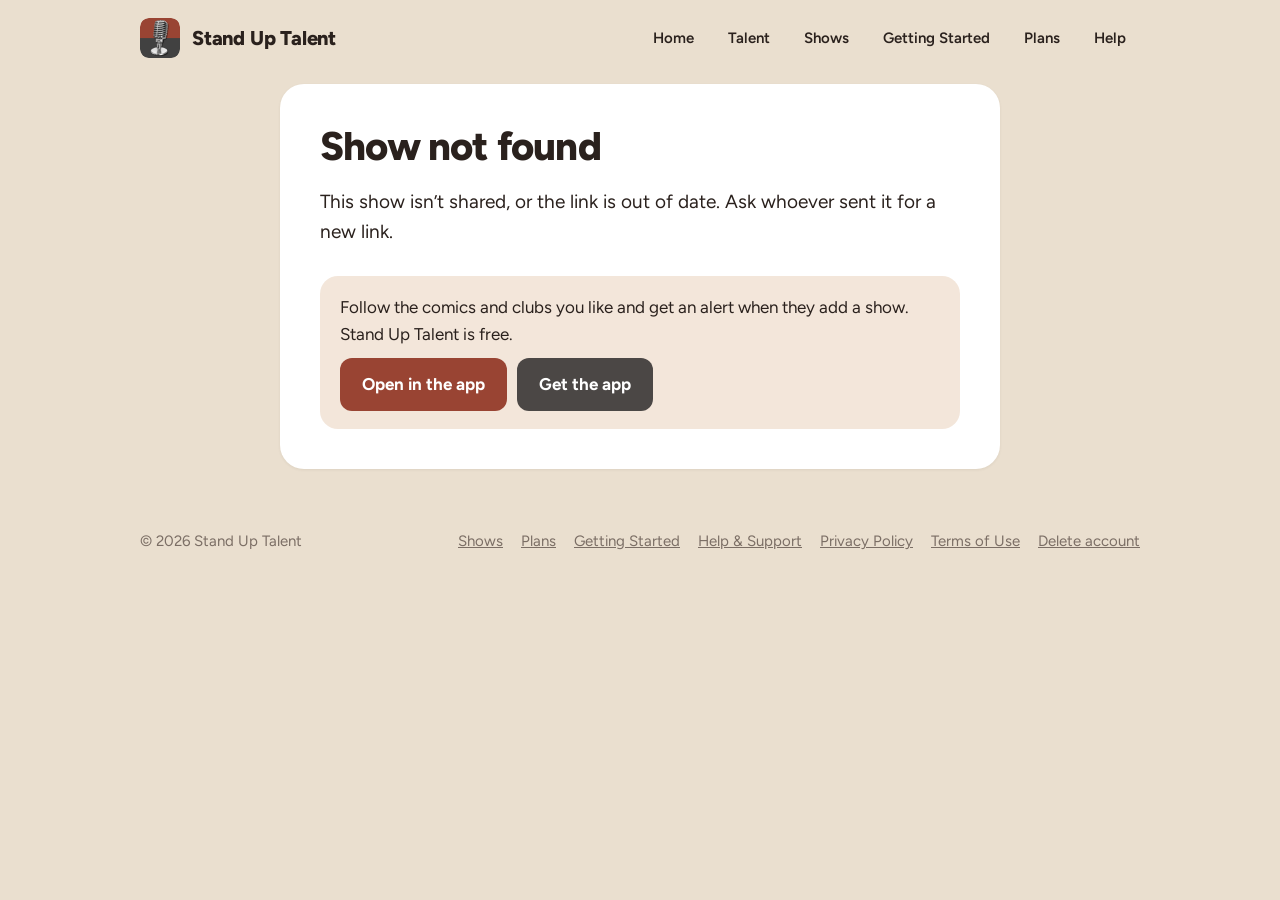
<file: show.html>
<!DOCTYPE html>
<html lang="en">
<head>
<meta charset="utf-8">
<meta name="viewport" content="width=device-width, initial-scale=1">
<title>Show · Stand Up Talent</title>
<meta name="description" content="A comedy show shared from Stand Up Talent: the date, the club and the lineup.">
<meta property="og:type" content="website">
<meta property="og:url" content="https://standuptalent.com/show.html">
<meta property="og:title" content="Show · Stand Up Talent">
<meta property="og:description" content="A comedy show shared from Stand Up Talent: the date, the club and the lineup.">
<meta property="og:image" content="https://standuptalent.com/assets/og.png">
<meta name="twitter:card" content="summary_large_image">
<link rel="icon" href="assets/favicon.png">
<link rel="apple-touch-icon" href="assets/apple-touch-icon.png">
<link rel="preconnect" href="https://fonts.googleapis.com">
<link rel="preconnect" href="https://fonts.gstatic.com" crossorigin>
<link href="https://fonts.googleapis.com/css2?family=Figtree:wght@400;600;700;800&display=swap" rel="stylesheet">
<link rel="stylesheet" href="styles.css">
</head>
<body>
<header class="site-header">
  <div class="wrap">
    <a class="brand" href="./"><img src="assets/icon.png" alt="">Stand Up Talent</a>
    <nav class="site-nav" aria-label="Main">
      <a href="./">Home</a>
      <a href="talent.html">Talent</a>
      <a href="shows.html">Shows</a>
      <a href="getting-started.html">Getting Started</a>
      <a href="plans.html">Plans</a>
      <a href="support.html">Help</a>
    </nav>
  </div>
</header>

<main class="wrap narrow">
  <article class="doc show-page" id="show" aria-live="polite">
    <p class="updated">Loading the show…</p>
  </article>
</main>

<footer class="site-footer">
  <div class="wrap">
    <span>© 2026 Stand Up Talent</span>
    <nav aria-label="Footer">
      <a href="shows.html">Shows</a>
      <a href="plans.html">Plans</a>
      <a href="getting-started.html">Getting Started</a>
      <a href="support.html">Help &amp; Support</a>
      <a href="privacy.html">Privacy Policy</a>
      <a href="terms.html">Terms of Use</a>
      <a href="delete-account.html">Delete account</a>
    </nav>
  </div>
</footer>

<script src="assets/show-page.js"></script>
</body>
</html>
</file>
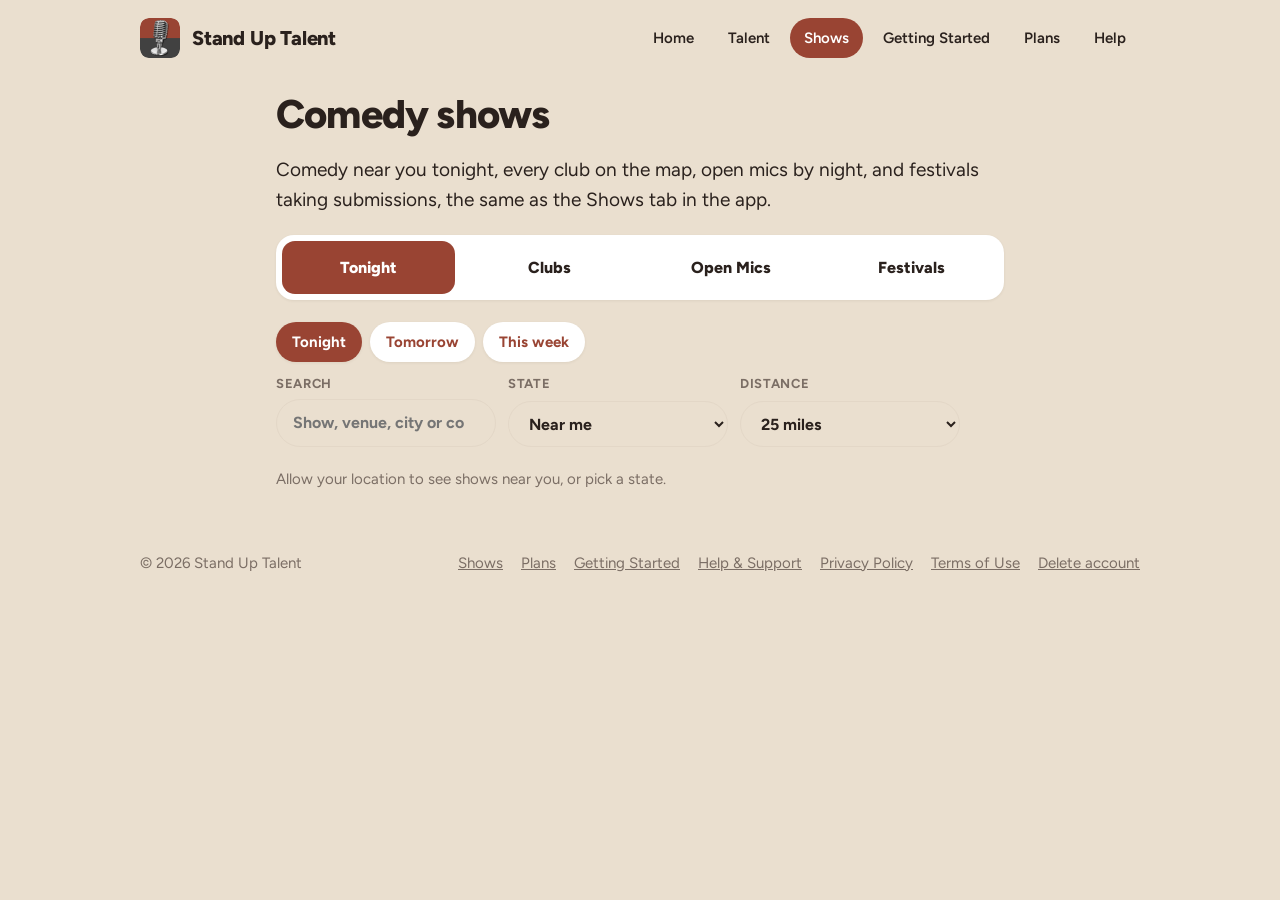
<file: shows.html>
<!DOCTYPE html>
<html lang="en">
<head>
<meta charset="utf-8">
<meta name="viewport" content="width=device-width, initial-scale=1">
<title>Comedy Shows, Clubs and Open Mics · Stand Up Talent</title>
<meta name="description" content="Comedy shows tonight, comedy clubs, open mics and festivals across the United States, from Stand Up Talent.">
<meta property="og:image" content="https://standuptalent.com/assets/og.png">
<meta name="twitter:card" content="summary_large_image">
<link rel="icon" href="assets/favicon.png">
<link rel="apple-touch-icon" href="assets/apple-touch-icon.png">
<link rel="preconnect" href="https://fonts.googleapis.com">
<link rel="preconnect" href="https://fonts.gstatic.com" crossorigin>
<link href="https://fonts.googleapis.com/css2?family=Figtree:wght@400;600;700;800&display=swap" rel="stylesheet">
<link rel="stylesheet" href="assets/leaflet/leaflet.css">
<link rel="stylesheet" href="styles.css">
</head>
<body>
<header class="site-header">
  <div class="wrap">
    <a class="brand" href="./"><img src="assets/icon.png" alt="">Stand Up Talent</a>
    <nav class="site-nav" aria-label="Main">
      <a href="./">Home</a>
      <a href="talent.html">Talent</a>
      <a href="shows.html" aria-current="page">Shows</a>
      <a href="getting-started.html">Getting Started</a>
      <a href="plans.html">Plans</a>
      <a href="support.html">Help</a>
    </nav>
  </div>
</header>

<main class="wrap list-wrap">
  <article class="doc wide list-page">
    <h1>Comedy shows</h1>
    <p class="lead">Comedy near you tonight, every club on the map, open mics by night, and festivals taking submissions, the same as the Shows tab in the app.</p>
    <div class="switcher" role="tablist" aria-label="Shows">
      <button role="tab" id="tab-tonight" aria-controls="p-tonight" aria-selected="true">Tonight</button>
      <button role="tab" id="tab-clubs" aria-controls="p-clubs" aria-selected="false" tabindex="-1">Clubs</button>
      <button role="tab" id="tab-open-mics" aria-controls="p-open-mics" aria-selected="false" tabindex="-1">Open Mics</button>
      <button role="tab" id="tab-festivals" aria-controls="p-festivals" aria-selected="false" tabindex="-1">Festivals</button>
    </div>

    <section class="panel" id="p-tonight" role="tabpanel" aria-labelledby="tab-tonight">
      <div class="chips" role="group" aria-label="When">
        <button class="chip on" data-when="tonight">Tonight</button>
        <button class="chip" data-when="tomorrow">Tomorrow</button>
        <button class="chip" data-when="week">This week</button>
      </div>
      <div class="filters">
        <label class="field"><span>Search</span><input id="t-q" type="search" placeholder="Show, venue, city or comic" autocomplete="off"></label>
        <label class="field"><span>State</span><select id="t-state"><option value="">Near me</option></select></label>
        <label class="field" id="t-range-field"><span>Distance</span>
          <select id="t-range"><option value="5">5 miles</option><option value="10">10 miles</option><option value="25" selected>25 miles</option><option value="50">50 miles</option><option value="100">100 miles</option><option value="">Any distance</option></select>
        </label>
      </div>
      <p class="updated" id="t-note"></p>
      <div id="t-list" aria-live="polite"></div>
    </section>

    <section class="panel" id="p-clubs" role="tabpanel" aria-labelledby="tab-clubs" hidden>
      <p class="updated" id="summary">Loading the club list…</p>
      <div class="filters">
        <label class="field"><span>Search</span><input id="q" type="search" placeholder="Venue or city" autocomplete="off"></label>
        <label class="field"><span>State</span><select id="state"><option value="">All states</option></select></label>
      </div>
      <div id="map" class="venue-map" role="region" aria-label="Map of the venues shown"></div>
      <div id="list" aria-live="polite"></div>
      <div class="contact">
        <strong>Missing a venue, or something's wrong?</strong><br>
        Use <em>Suggest a venue</em> under Shows → Clubs in the app, or email <a href="mailto:support@standuptalent.com">support@standuptalent.com</a>.
      </div>
    </section>

    <section class="panel" id="p-open-mics" role="tabpanel" aria-labelledby="tab-open-mics" hidden>
      <p class="updated" id="m-summary">Loading open mics…</p>
      <div class="chips" role="group" aria-label="Night" id="m-nights"></div>
      <div class="filters">
        <label class="field"><span>Search</span><input id="m-q" type="search" placeholder="Venue or city" autocomplete="off"></label>
        <label class="field"><span>State</span><select id="m-state"><option value="">All states</option></select></label>
      </div>
      <div id="m-list" aria-live="polite"></div>
      <p class="updated">In the app, Open Mic Findr sorts them by distance, and you can request a spot or scan the code at the door.</p>
    </section>

    <section class="panel" id="p-festivals" role="tabpanel" aria-labelledby="tab-festivals" hidden>
      <div class="teaser">
        <img src="assets/screens/comic-festivals.jpg" alt="The Festivals board in the app: festivals, contests and showcases with deadlines and entry fees" width="300" height="649" loading="lazy">
        <div>
          <h2>Festivals, contests and showcases</h2>
          <p>The Festivals board lists comedy festivals, contests and showcases taking submissions across the country, with the deadline, the entry fee and how to apply. It's for members, and joining is free.</p>
          <ul>
            <li>Save a festival and get a reminder a week before it closes, and the day before.</li>
            <li>Apply in a few taps: email festivals get your submission ready to send, and the rest come with a kit to copy your bio, credits and clips from.</li>
            <li>Track every submission in Applied, and add accepted dates to My Book.</li>
            <li>Agents and producers can post their own festival and take submissions in the app.</li>
          </ul>
          <p><a class="button" href="getting-started.html">Get started</a></p>
        </div>
      </div>
    </section>
  </article>
</main>

<script src="assets/leaflet/leaflet.js"></script>
<script>
  // Everything here is read live from the app's database with its public key
  // (the same one the app ships with); only public details are readable.
  const BASE = 'https://fqyfwrzwzdafqqyygvvg.supabase.co';
  const API = BASE + '/rest/v1/clubs?select=id,name,city,state,venue_type,venue_tags,show_types,socials,ticket_url,logo_url,show_days&order=state.asc,name.asc';
  const KEY = 'eyJhbGciOiJIUzI1NiIsInR5cCI6IkpXVCJ9.eyJpc3MiOiJzdXBhYmFzZSIsInJlZiI6ImZxeWZ3cnp3emRhZnFxeXlndnZnIiwicm9sZSI6ImFub24iLCJpYXQiOjE3ODEzMzYxNzQsImV4cCI6MjA5NjkxMjE3NH0.MNAQlIOY8R1_rAPvTtMsJ1UsHgu15zilCJf8wMeD3iM';
  const TYPES = { club: 'Comedy Club', bar_room: 'Bar / Pub', improv: 'Improv Theater', theater: 'Theater', brewery: 'Brewery',
    music_venue: 'Music Venue', function_hall: 'Function Hall', producer: 'Producer', recurring: 'Recurring Show', pop_up: 'Pop-up Shows',
    one_night: 'One-night Shows', festival: 'Festivals', open_mic: 'Open Mics', showcase: 'Showcases', classes: 'Comedy Classes',
    improv_show: 'Improv', sketch: 'Sketch', podcast: 'Podcast' };
  const STATES = { AL:'Alabama',AK:'Alaska',AZ:'Arizona',AR:'Arkansas',CA:'California',CO:'Colorado',CT:'Connecticut',DE:'Delaware',
    DC:'Washington, DC',FL:'Florida',GA:'Georgia',HI:'Hawaii',ID:'Idaho',IL:'Illinois',IN:'Indiana',IA:'Iowa',KS:'Kansas',KY:'Kentucky',
    LA:'Louisiana',ME:'Maine',MD:'Maryland',MA:'Massachusetts',MI:'Michigan',MN:'Minnesota',MS:'Mississippi',MO:'Missouri',MT:'Montana',
    NE:'Nebraska',NV:'Nevada',NH:'New Hampshire',NJ:'New Jersey',NM:'New Mexico',NY:'New York',NC:'North Carolina',ND:'North Dakota',
    OH:'Ohio',OK:'Oklahoma',OR:'Oregon',PA:'Pennsylvania',RI:'Rhode Island',SC:'South Carolina',SD:'South Dakota',TN:'Tennessee',
    TX:'Texas',UT:'Utah',VT:'Vermont',VA:'Virginia',WA:'Washington',WV:'West Virginia',WI:'Wisconsin',WY:'Wyoming' };
  // Venue types first (the main one leads), then show types: "Comedy Club · Open Mics · Showcases".
  const tagLine = (v) => {
    const venue = Array.isArray(v.venue_tags) && v.venue_tags.length ? v.venue_tags : v.venue_type ? [v.venue_type] : [];
    const shows = Array.isArray(v.show_types) ? v.show_types : [];
    return [...new Set([...venue, ...shows])].map((t) => TYPES[t]).filter(Boolean).join(' · ') || 'Comedy venue';
  };
  let venues = [];
  // Map positions come from the app's club search (public, like the list).
  const pins = new Map();
  let map = null;
  let layer = null;
  const $ = (id) => document.getElementById(id);
  const esc = (s) => String(s ?? '').replace(/[&<>"']/g, (c) => ({ '&': '&amp;', '<': '&lt;', '>': '&gt;', '"': '&quot;', "'": '&#39;' })[c]);
  const safeUrl = (u) => (/^https?:\/\//i.test(u || '') ? u : null);

  function render() {
    const q = $('q').value.trim().toLowerCase();
    const st = $('state').value;
    const shown = venues.filter((v) => (!st || v.state === st) && (!q || (v.name + ' ' + (v.city || '')).toLowerCase().includes(q)));
    const groups = {};
    for (const v of shown) (groups[v.state || '—'] ||= []).push(v);
    const order = Object.keys(groups).sort((a, b) => (STATES[a] || a).localeCompare(STATES[b] || b));
    $('list').innerHTML = shown.length === 0
      ? '<p class="empty">No venues match. Try another search or state.</p>'
      : order.map((code) => `
        <section class="state-group">
          <h2>${esc(STATES[code] || code)} <span>${groups[code].length}</span></h2>
          <ul class="rows">${groups[code].map((v) => {
            const site = safeUrl(v.socials && v.socials.website);
            const tix = safeUrl(v.ticket_url);
            const logo = safeUrl(v.logo_url);
            const initials = v.name.split(/\s+/).filter((w) => /\w/.test(w)).map((w) => w[0]).join('').slice(0, 2).toUpperCase();
            const where = [v.city, v.state].filter(Boolean).join(', ');
            return `<li><div class="row">
              <span class="photo">${logo ? `<img src="${esc(logo)}" alt="" loading="lazy">` : `<span class="initials">${esc(initials)}</span>`}</span>
              <span class="text">
                <span class="title">${site ? `<a href="${esc(site)}" rel="noopener" target="_blank">${esc(v.name)}</a>` : esc(v.name)}</span>
                <span class="line">${where ? esc(where) + ' · ' : ''}${esc(tagLine(v))}</span>
                ${v.show_days || (tix && tix !== site) ? `<span class="line">${esc(v.show_days || '')}${v.show_days && tix && tix !== site ? ' · ' : ''}${tix && tix !== site ? `<a href="${esc(tix)}" rel="noopener" target="_blank">Tickets</a>` : ''}</span>` : ''}
              </span>
              ${site ? `<a class="chev" href="${esc(site)}" rel="noopener" target="_blank" aria-label="${esc(v.name)} website">›</a>` : ''}
            </div></li>`;
          }).join('')}</ul>
        </section>`).join('');
    drawMap(shown);
  }

  // The venues shown in the list, on an OpenStreetMap map (no key needed).
  function drawMap(shown) {
    if (!window.L) return;
    if (!map) {
      map = L.map('map', { scrollWheelZoom: false }).setView([39.5, -98.35], 4);
      L.tileLayer('https://{s}.tile.openstreetmap.org/{z}/{x}/{y}.png', {
        maxZoom: 18,
        attribution: '&copy; <a href="https://www.openstreetmap.org/copyright">OpenStreetMap</a> contributors',
      }).addTo(map);
      layer = L.layerGroup().addTo(map);
    }
    layer.clearLayers();
    const points = [];
    for (const v of shown) {
      const pin = pins.get(v.id);
      if (!pin) continue;
      const site = safeUrl(v.socials && v.socials.website);
      const marker = L.circleMarker([pin.lat, pin.lng], { radius: 7, color: '#863C2D', weight: 2, fillColor: '#994433', fillOpacity: 0.9 });
      marker.bindPopup(`<strong>${site ? `<a href="${esc(site)}" rel="noopener" target="_blank">${esc(v.name)}</a>` : esc(v.name)}</strong><br>${esc([v.city, v.state].filter(Boolean).join(', '))}`);
      marker.addTo(layer);
      points.push([pin.lat, pin.lng]);
    }
    if (points.length === 1) map.setView(points[0], 12);
    else if (points.length > 1) map.fitBounds(points, { padding: [30, 30], maxZoom: 12 });
  }

  (async () => {
    for (let from = 0; ; from += 1000) {
      const r = await fetch(BASE + '/rest/v1/rpc/clubs_search?limit=1000&offset=' + from, {
        method: 'POST',
        headers: { apikey: KEY, Authorization: 'Bearer ' + KEY, 'Content-Type': 'application/json' },
        body: JSON.stringify({ lat: null, lng: null, radius_miles: null, open_mic_only: false, state_filter: null }),
      });
      if (!r.ok) break;
      const rows = await r.json();
      for (const c of rows) if (c.latitude != null && c.longitude != null) pins.set(c.id, { lat: c.latitude, lng: c.longitude });
      if (rows.length < 1000) break;
    }
    if (venues.length) render();
  })().catch(() => {});

  // The database sends at most 1,000 rows at a time: read the list in pages.
  async function allClubs() {
    const rows = [];
    for (let from = 0; ; from += 1000) {
      const r = await fetch(API + '&limit=1000&offset=' + from, { headers: { apikey: KEY, Authorization: 'Bearer ' + KEY } });
      if (!r.ok) throw r.status;
      const page = await r.json();
      rows.push(...page);
      if (page.length < 1000) return rows;
    }
  }
  allClubs()
    .then((rows) => {
      venues = rows;
      const states = [...new Set(rows.map((v) => v.state).filter(Boolean))].sort((a, b) => (STATES[a] || a).localeCompare(STATES[b] || b));
      $('state').insertAdjacentHTML('beforeend', states.map((s) => `<option value="${esc(s)}">${esc(STATES[s] || s)}</option>`).join(''));
      const plain = states.filter((s) => s !== 'DC').length;
      $('summary').textContent = `${rows.length} clubs and venues in ${plain} states${states.includes('DC') ? ' and DC' : ''}, updated as the list changes.`;
      render();
    })
    .catch(() => {
      $('summary').textContent = 'The venue list couldn\'t load right now. Please try again later.';
    });
  $('q').addEventListener('input', render);
  $('state').addEventListener('change', render);

  // ---- Tabs: #tonight, #clubs, #open-mics, #festivals ----
  const tabs = [...document.querySelectorAll('.switcher [role="tab"]')];
  const map_ = () => map;
  function show(name, push) {
    for (const t of tabs) {
      const on = t.id === 'tab-' + name;
      t.setAttribute('aria-selected', on);
      t.tabIndex = on ? 0 : -1;
      document.getElementById(t.getAttribute('aria-controls')).hidden = !on;
    }
    if (push) history.replaceState(null, '', '#' + name);
    if (name === 'clubs' && map_()) setTimeout(() => map_().invalidateSize(), 50);
    if (name === 'open-mics') loadMics();
  }
  tabs.forEach((t, i) => {
    t.addEventListener('click', () => show(t.id.slice(4), true));
    t.addEventListener('keydown', (e) => {
      const d = e.key === 'ArrowRight' ? 1 : e.key === 'ArrowLeft' ? -1 : 0;
      if (!d) return;
      const next = tabs[(i + d + tabs.length) % tabs.length];
      next.focus(); show(next.id.slice(4), true);
    });
  });
  const fromHash = () => {
    const h = location.hash.slice(1);
    return tabs.some((t) => t.id === 'tab-' + h) ? h : 'tonight';
  };
  addEventListener('hashchange', () => show(fromHash()));

  const headers = { apikey: KEY, Authorization: 'Bearer ' + KEY, 'Content-Type': 'application/json' };
  const stateOptions = (codes) => codes.sort((a, b) => (STATES[a] || a).localeCompare(STATES[b] || b))
    .map((s) => `<option value="${esc(s)}">${esc(STATES[s] || s)}</option>`).join('');
  const clock = (t) => {
    if (!t) return { hm: 'TBA', ap: '' };
    const [h, m] = t.split(':').map(Number);
    return { hm: `${((h + 11) % 12) + 1}:${String(m).padStart(2, '0')}`, ap: h < 12 ? 'AM' : 'PM' };
  };
  const ymd = (d) => `${d.getFullYear()}-${String(d.getMonth() + 1).padStart(2, '0')}-${String(d.getDate()).padStart(2, '0')}`;
  const plusDays = (n) => { const d = new Date(); d.setDate(d.getDate() + n); return ymd(d); };
  const shortDay = (s) => new Date(s + 'T12:00:00').toLocaleDateString(undefined, { weekday: 'short', month: 'short', day: 'numeric' });

  // ---- Tonight ----
  let when = 'tonight';
  let here = null;
  let asked = false;
  let tTimer = null;
  $('t-state').insertAdjacentHTML('beforeend', stateOptions(Object.keys(STATES)));
  function loadTonight() {
    const st = $('t-state').value;
    $('t-range-field').hidden = !!st;
    if (!st && !here && !asked && navigator.geolocation) {
      asked = true;
      $('t-note').textContent = 'Finding shows near you…';
      navigator.geolocation.getCurrentPosition(
        (p) => { here = { lat: p.coords.latitude, lng: p.coords.longitude }; loadTonight(); },
        () => { $('t-note').textContent = 'Allow your location to see shows near you, or pick a state.'; $('t-list').innerHTML = ''; },
        { timeout: 10000, maximumAge: 600000 });
      return;
    }
    if (!st && !here) {
      $('t-note').textContent = 'Pick a state to see its shows, or allow your location for shows near you.';
      $('t-list').innerHTML = '';
      return;
    }
    const range = $('t-range').value;
    const [from, to] = when === 'tonight' ? [plusDays(0), plusDays(0)] : when === 'tomorrow' ? [plusDays(1), plusDays(1)] : [plusDays(0), plusDays(6)];
    $('t-note').textContent = 'Loading…';
    fetch(BASE + '/rest/v1/rpc/shows_nearby', { method: 'POST', headers, body: JSON.stringify({
      from_date: from, to_date: to,
      lat: here && !st ? here.lat : null, lng: here && !st ? here.lng : null,
      radius_miles: !st && here && range ? Number(range) : null,
      in_state: st || null, search: $('t-q').value.trim() || null,
    }) })
      .then((r) => (r.ok ? r.json() : Promise.reject(r.status)))
      .then((rows) => {
        const where = st ? `in ${STATES[st] || st}` : range ? `within ${range} miles` : 'near you';
        const day = when === 'tonight' ? 'tonight' : when === 'tomorrow' ? 'tomorrow' : 'this week';
        $('t-note').textContent = rows.length ? `${rows.length} show${rows.length === 1 ? '' : 's'} ${where} ${day}.` : '';
        $('t-list').innerHTML = rows.length === 0
          ? `<p class="empty">No shows listed ${where} ${day}. ${st ? 'Try another day.' : 'Try a longer distance, or pick a state.'}</p>`
          : '<ul class="rows">' + rows.map((s) => {
            const { hm, ap } = clock(s.start_time);
            const tix = safeUrl(s.ticket_url);
            const miles = s.distance_miles == null ? '' : ` · ${s.distance_miles < 10 ? s.distance_miles.toFixed(1) : Math.round(s.distance_miles)} mi`;
            return `<li><div class="row">
              <span class="time">${when === 'week' ? `<small>${esc(shortDay(s.show_date))}</small>` : ''}<b>${esc(hm)}</b><small>${esc(ap)}</small></span>
              <span class="text">
                <span class="title">${esc(s.title)}</span>
                <span class="line">${esc([s.venue_name, s.city, s.state].filter(Boolean).join(' · '))}${miles}</span>
                ${s.lineup ? `<span class="line">${esc(s.lineup)}</span>` : ''}
                ${s.is_open_mic ? '<span class="line tag">Open mic</span>' : ''}
              </span>
              ${tix ? `<a class="tix" href="${esc(tix)}" rel="noopener" target="_blank">Tickets</a>` : ''}
            </div></li>`;
          }).join('') + '</ul>';
      })
      .catch(() => { $('t-note').textContent = 'Shows couldn\'t load right now. Please try again later.'; });
  }
  document.querySelectorAll('#p-tonight .chip').forEach((c) => c.addEventListener('click', () => {
    document.querySelectorAll('#p-tonight .chip').forEach((x) => x.classList.toggle('on', x === c));
    when = c.dataset.when; loadTonight();
  }));
  $('t-state').addEventListener('change', loadTonight);
  $('t-range').addEventListener('change', loadTonight);
  $('t-q').addEventListener('input', () => { clearTimeout(tTimer); tTimer = setTimeout(loadTonight, 350); });

  // ---- Open mics ----
  const NIGHTS = ['Sundays', 'Mondays', 'Tuesdays', 'Wednesdays', 'Thursdays', 'Fridays', 'Saturdays'];
  let mics = null;
  let night = null;
  $('m-nights').innerHTML = ['Any night', 'Sun', 'Mon', 'Tue', 'Wed', 'Thu', 'Fri', 'Sat']
    .map((n, i) => `<button class="chip${i === 0 ? ' on' : ''}" data-night="${i - 1}">${n}</button>`).join('');
  document.querySelectorAll('#m-nights .chip').forEach((c) => c.addEventListener('click', () => {
    document.querySelectorAll('#m-nights .chip').forEach((x) => x.classList.toggle('on', x === c));
    night = c.dataset.night === '-1' ? null : Number(c.dataset.night); renderMics();
  }));
  function loadMics() {
    if (mics) return;
    mics = [];
    fetch(BASE + '/rest/v1/open_mics?select=weekday,start_time,format,notes,last_confirmed_at,club:clubs(id,name,city,state,socials,logo_url)&order=weekday.asc,start_time.asc', { headers })
      .then((r) => (r.ok ? r.json() : Promise.reject(r.status)))
      .then((rows) => {
        mics = rows.filter((m) => m.club);
        const states = [...new Set(mics.map((m) => m.club.state).filter(Boolean))];
        $('m-state').insertAdjacentHTML('beforeend', stateOptions(states));
        $('m-summary').textContent = `${mics.length} weekly open mics at ${new Set(mics.map((m) => m.club.id)).size} venues.`;
        renderMics();
      })
      .catch(() => { $('m-summary').textContent = 'Open mics couldn\'t load right now. Please try again later.'; });
  }
  function renderMics() {
    if (!mics) return;
    const q = $('m-q').value.trim().toLowerCase();
    const st = $('m-state').value;
    const shown = mics.filter((m) => (night === null || m.weekday === night) && (!st || m.club.state === st)
      && (!q || (m.club.name + ' ' + (m.club.city || '')).toLowerCase().includes(q)));
    const groups = {};
    for (const m of shown) (groups[m.club.state || '—'] ||= []).push(m);
    const order = Object.keys(groups).sort((a, b) => (STATES[a] || a).localeCompare(STATES[b] || b));
    $('m-list').innerHTML = shown.length === 0
      ? '<p class="empty">No open mics match. Try another night or state.</p>'
      : order.map((code) => `
        <section class="state-group">
          <h2>${esc(STATES[code] || code)} <span>${groups[code].length}</span></h2>
          <ul class="rows">${groups[code].map((m) => {
            const { hm, ap } = clock(m.start_time);
            const site = safeUrl(m.club.socials && m.club.socials.website);
            return `<li><div class="row">
              <span class="time"><small>${esc(NIGHTS[m.weekday].slice(0, 3))}</small><b>${esc(hm)}</b><small>${esc(ap)}</small></span>
              <span class="text">
                <span class="title">${site ? `<a href="${esc(site)}" rel="noopener" target="_blank">${esc(m.club.name)}</a>` : esc(m.club.name)}</span>
                <span class="line">${esc(NIGHTS[m.weekday])}${m.club.city ? ' · ' + esc(m.club.city) : ''}${m.format ? ' · ' + esc(m.format.replace(/_/g, ' ')) : ''}</span>
                ${m.notes ? `<span class="line">${esc(m.notes)}</span>` : ''}
              </span>
            </div></li>`;
          }).join('')}</ul>
        </section>`).join('');
  }
  $('m-q').addEventListener('input', renderMics);
  $('m-state').addEventListener('change', renderMics);

  show(fromHash());
  loadTonight();
</script>

<footer class="site-footer">
  <div class="wrap">
    <span>© 2026 Stand Up Talent</span>
    <nav aria-label="Footer">
      <a href="shows.html">Shows</a>
      <a href="plans.html">Plans</a>
      <a href="getting-started.html">Getting Started</a>
      <a href="support.html">Help &amp; Support</a>
      <a href="privacy.html">Privacy Policy</a>
      <a href="terms.html">Terms of Use</a>
      <a href="delete-account.html">Delete account</a>
    </nav>
  </div>
</footer>
</body>
</html>
</file>
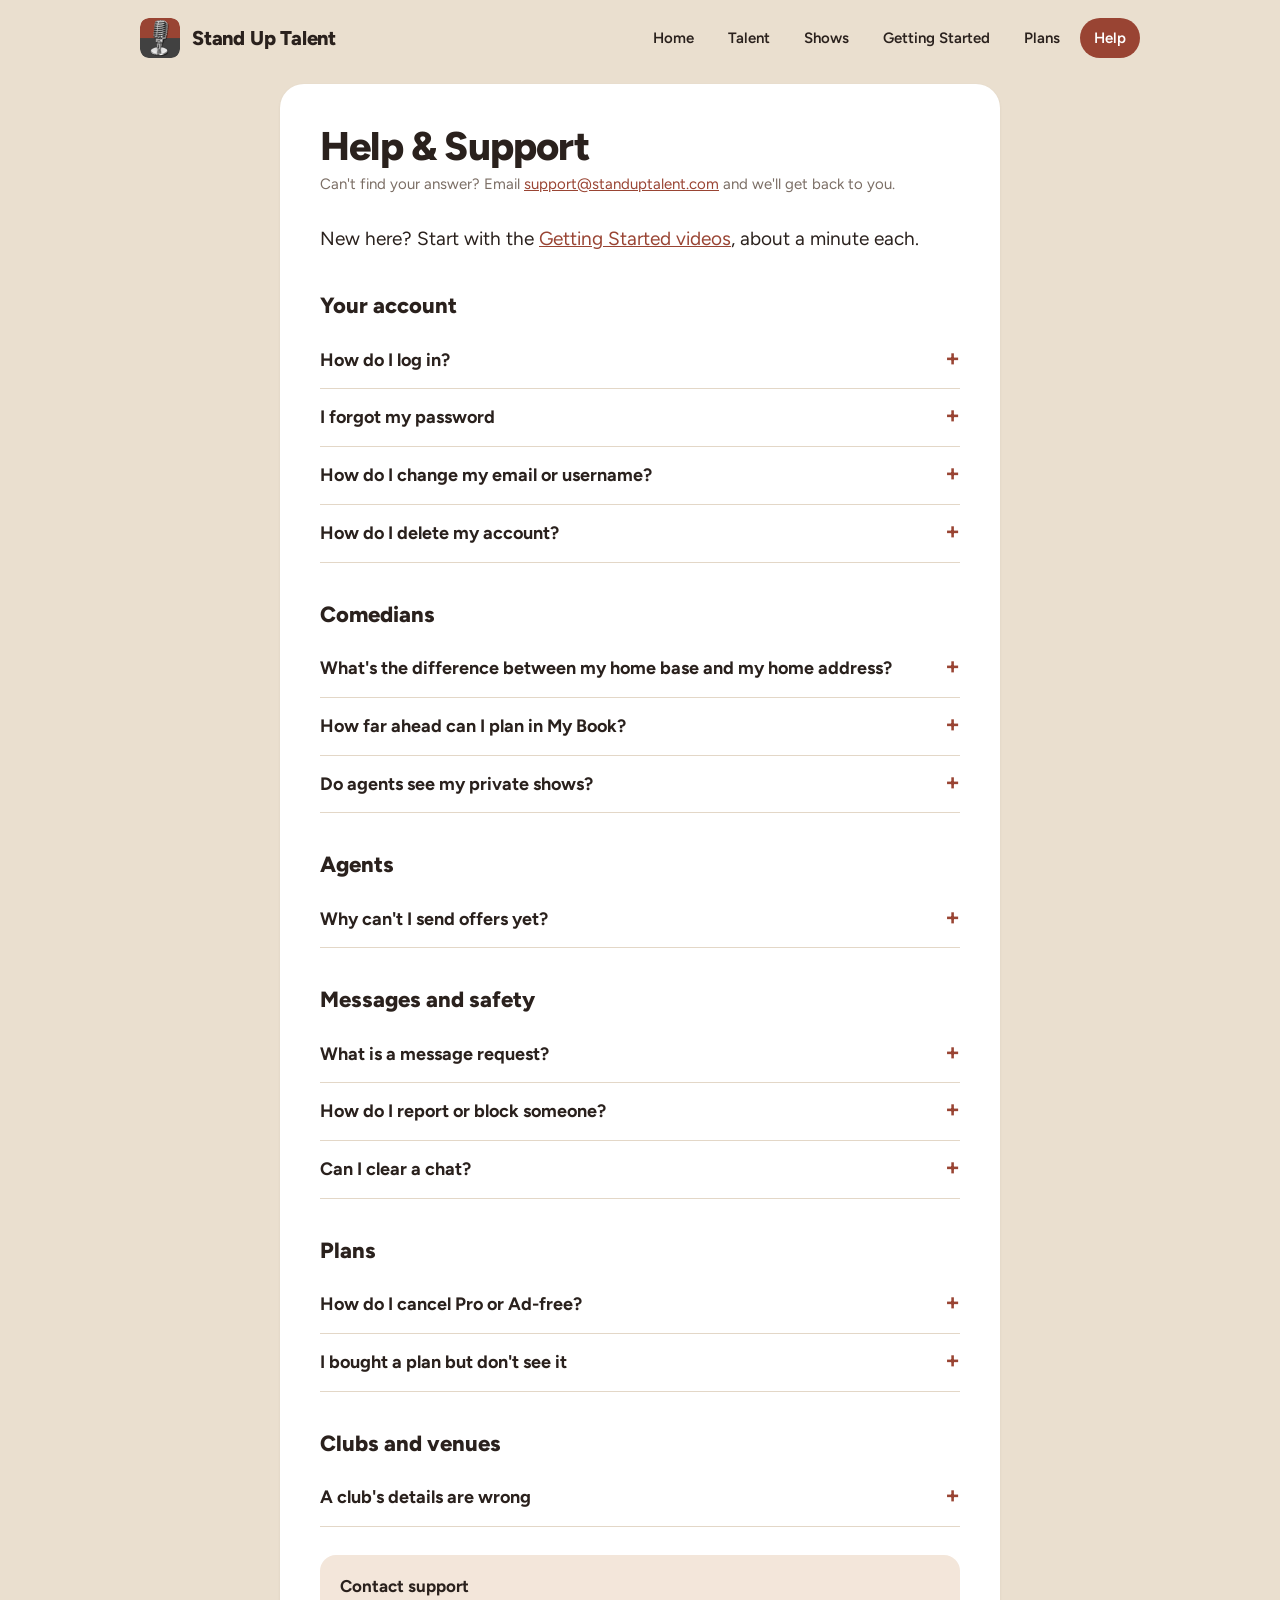
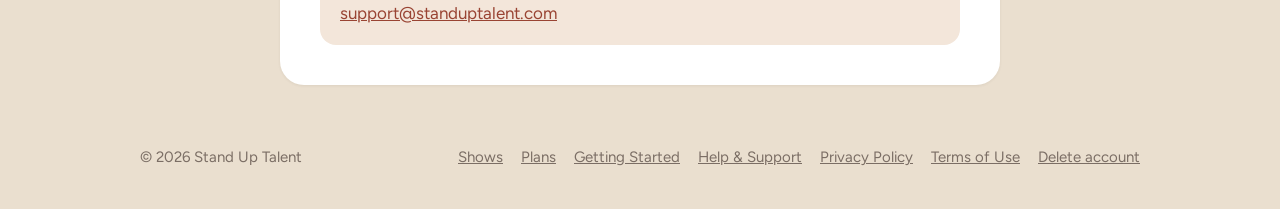
<file: support.html>
<!DOCTYPE html>
<html lang="en">
<head>
<meta charset="utf-8">
<meta name="viewport" content="width=device-width, initial-scale=1">
<title>Help &amp; Support · Stand Up Talent</title>
<meta name="description" content="Answers to common questions about Stand Up Talent, and how to contact support.">
<meta property="og:image" content="https://standuptalent.com/assets/og.png">
<meta name="twitter:card" content="summary_large_image">
<link rel="icon" href="assets/favicon.png">
<link rel="apple-touch-icon" href="assets/apple-touch-icon.png">
<link rel="preconnect" href="https://fonts.googleapis.com">
<link rel="preconnect" href="https://fonts.gstatic.com" crossorigin>
<link href="https://fonts.googleapis.com/css2?family=Figtree:wght@400;600;700;800&display=swap" rel="stylesheet">
<link rel="stylesheet" href="styles.css">
</head>
<body>
<header class="site-header">
  <div class="wrap">
    <a class="brand" href="./"><img src="assets/icon.png" alt="">Stand Up Talent</a>
    <nav class="site-nav" aria-label="Main">
      <a href="./">Home</a>
      <a href="talent.html">Talent</a>
      <a href="shows.html">Shows</a>
      <a href="getting-started.html">Getting Started</a>
      <a href="plans.html">Plans</a>
      <a href="support.html" aria-current="page">Help</a>
    </nav>
  </div>
</header>

<main class="wrap narrow">
  <article class="doc">
    <h1>Help &amp; Support</h1>
    <p class="updated">Can't find your answer? Email <a href="mailto:support@standuptalent.com">support@standuptalent.com</a> and we'll get back to you.</p>
    <p class="lead">New here? Start with the <a href="getting-started.html">Getting Started videos</a>, about a minute each.</p>

    <h2>Your account</h2>
    <details>
      <summary>How do I log in?</summary>
      <p>Use your email address or your @username, and your password. Tap the eye in the password box to see what you're typing.</p>
    </details>
    <details>
      <summary>I forgot my password</summary>
      <p>On the login screen, tap <strong>Forgot password?</strong> and enter your email. We'll send you a link to choose a new password; open it on the phone that has the app.</p>
    </details>
    <details>
      <summary>How do I change my email or username?</summary>
      <p>Go to <strong>Settings → Login Details</strong>. To change your email we send a code to both your old and new addresses. Your profile, plan and everything else stay the same.</p>
    </details>
    <details>
      <summary>How do I delete my account?</summary>
      <p>Go to <strong>Settings → Close Account</strong>. This deletes your account and everything you've posted, and can't be undone. If you have a plan, cancel it in your App Store or Google Play settings too. No app? See <a href="delete-account.html">Delete your account</a>.</p>
    </details>

    <h2>Comedians</h2>
    <details>
      <summary>What's the difference between my home base and my home address?</summary>
      <p>Your <strong>home base</strong> is the city shown on your profile: where you perform out of, such as Boston. Your <strong>home address</strong> is private; only you and our admins see it, and it will be used for My Book features such as travel distances.</p>
    </details>
    <details>
      <summary>How far ahead can I plan in My Book?</summary>
      <p>Free accounts can add bookings and open dates up to one month ahead. <strong>Pro</strong> removes the limit and the ads. Bookings from offers you accept are always added, whatever the date.</p>
    </details>
    <details>
      <summary>Do agents see my private shows?</summary>
      <p>Agents see which days you're booked or available, but not the details of private shows, your pay or your notes. Blocked days look booked to agents.</p>
    </details>

    <h2>Agents</h2>
    <details>
      <summary>Why can't I send offers yet?</summary>
      <p>Our team verifies every agent before they can send offers or inquiries. We check your details and switch on offers, usually within a day or two. Until then you can still search talent and send messages.</p>
    </details>

    <h2>Messages and safety</h2>
    <details>
      <summary>What is a message request?</summary>
      <p>The first message between two people is a request. The person it's sent to can accept it, decline it, or decline with one reply. If someone ends a chat, the next message is a new request.</p>
    </details>
    <details>
      <summary>How do I report or block someone?</summary>
      <p>Tap the flag in a chat, or <strong>⋯ → Report or block</strong> on a profile. You can also report a single photo, video (press and hold it) or recommendation. Blocked people can't message you, send offers or see you in searches. Manage your blocks in <strong>Settings → Privacy</strong>.</p>
    </details>
    <details>
      <summary>Can I clear a chat?</summary>
      <p>Once a chat has ended or been declined, tap <strong>Clear history</strong>. The messages disappear for you; the other person keeps their copy.</p>
    </details>

    <h2>Plans</h2>
    <details>
      <summary>How do I cancel Pro or Ad-free?</summary>
      <p>Plans are managed by the store you bought them from. On iPhone: Settings → your name → Subscriptions. On Android: Google Play → your profile → Payments &amp; subscriptions → Subscriptions. You keep the plan until the end of the period you've paid for.</p>
    </details>
    <details>
      <summary>I bought a plan but don't see it</summary>
      <p>Open <strong>Settings → Try Pro</strong> (or <strong>Go Ad-free</strong>) and tap <strong>Restore a purchase</strong>. If it still doesn't appear, email us with the email address on your account.</p>
    </details>

    <h2>Clubs and venues</h2>
    <details>
      <summary>A club's details are wrong</summary>
      <p>Email us the club's name and what needs fixing. Each venue page shows when its details were last verified.</p>
    </details>

    <div class="contact">
      <strong>Contact support</strong><br>
      <a href="mailto:support@standuptalent.com">support@standuptalent.com</a>
    </div>
  </article>
</main>

<footer class="site-footer">
  <div class="wrap">
    <span>© 2026 Stand Up Talent</span>
    <nav aria-label="Footer">
      <a href="shows.html">Shows</a>
      <a href="plans.html">Plans</a>
      <a href="getting-started.html">Getting Started</a>
      <a href="support.html">Help &amp; Support</a>
      <a href="privacy.html">Privacy Policy</a>
      <a href="terms.html">Terms of Use</a>
      <a href="delete-account.html">Delete account</a>
    </nav>
  </div>
</footer>
</body>
</html>
</file>
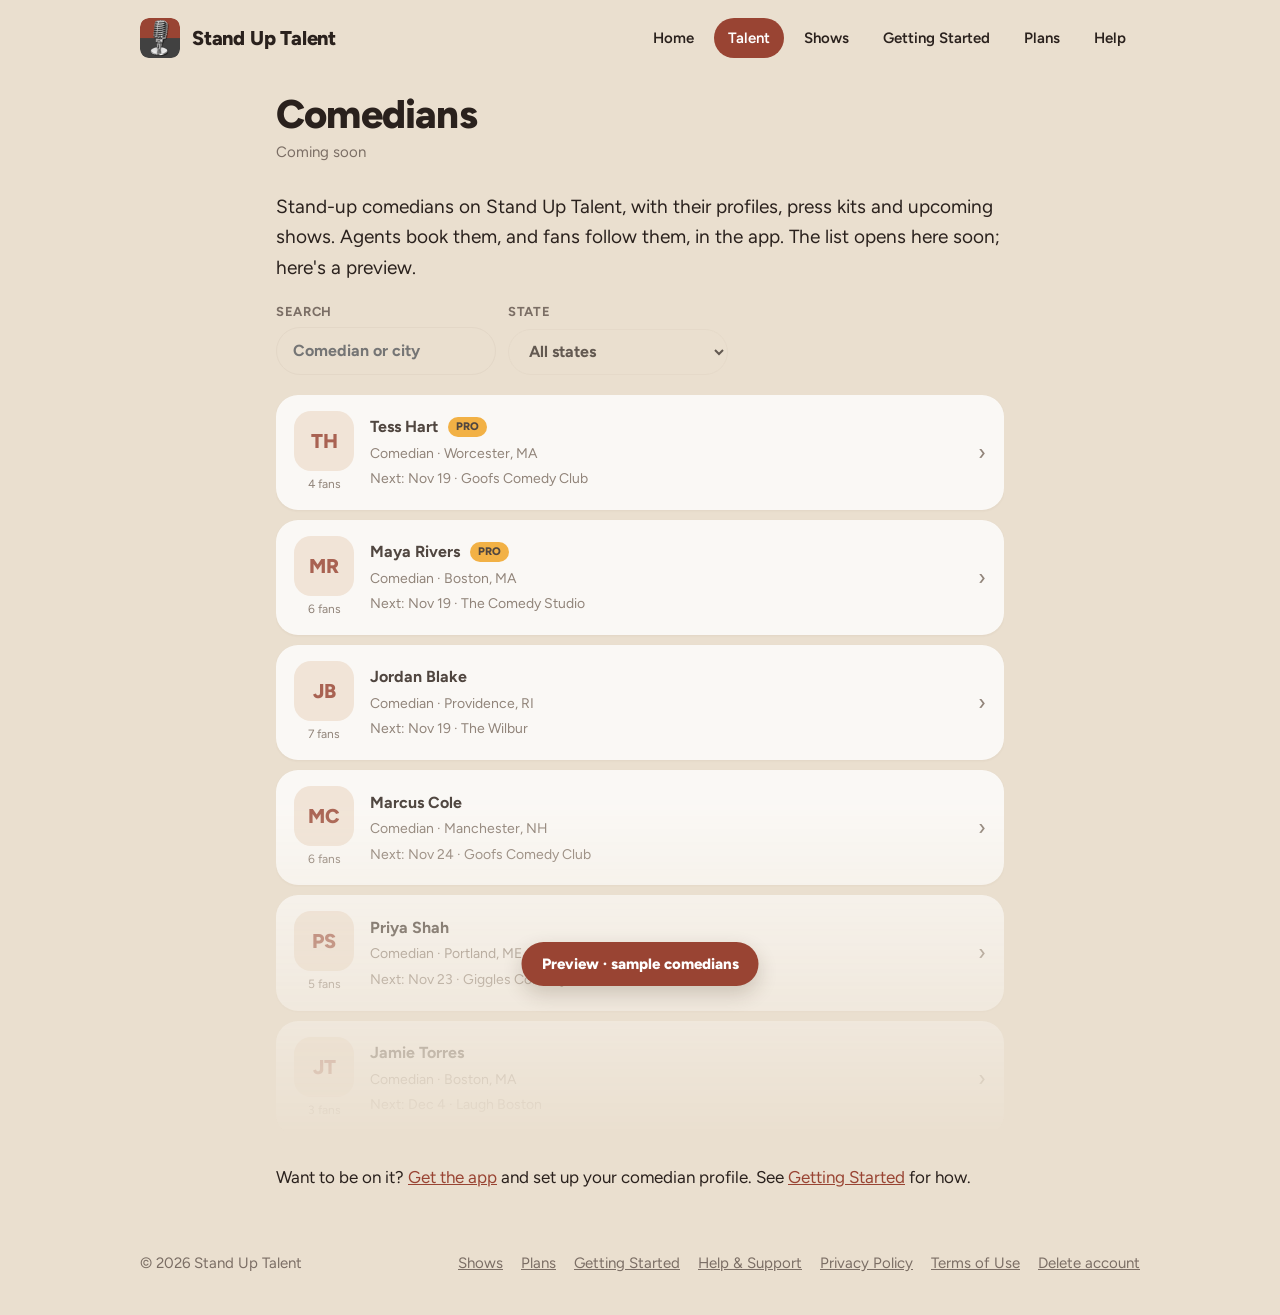
<file: talent.html>
<!DOCTYPE html>
<html lang="en">
<head>
<meta charset="utf-8">
<meta name="viewport" content="width=device-width, initial-scale=1">
<title>Comedians · Stand Up Talent</title>
<meta name="description" content="Stand-up comedians on Stand Up Talent: find comedians by name or state, see their profiles and upcoming shows.">
<meta property="og:image" content="https://standuptalent.com/assets/og.png">
<meta name="twitter:card" content="summary_large_image">
<link rel="icon" href="assets/favicon.png">
<link rel="apple-touch-icon" href="assets/apple-touch-icon.png">
<link rel="preconnect" href="https://fonts.googleapis.com">
<link rel="preconnect" href="https://fonts.gstatic.com" crossorigin>
<link href="https://fonts.googleapis.com/css2?family=Figtree:wght@400;600;700;800&display=swap" rel="stylesheet">
<link rel="stylesheet" href="styles.css">
</head>
<body>
<header class="site-header">
  <div class="wrap">
    <a class="brand" href="./"><img src="assets/icon.png" alt="">Stand Up Talent</a>
    <nav class="site-nav" aria-label="Main">
      <a href="./">Home</a>
      <a href="talent.html" aria-current="page">Talent</a>
      <a href="shows.html">Shows</a>
      <a href="getting-started.html">Getting Started</a>
      <a href="plans.html">Plans</a>
      <a href="support.html">Help</a>
    </nav>
  </div>
</header>

<main class="wrap list-wrap">
  <article class="doc wide list-page">
    <h1>Comedians</h1>
    <p class="updated">Coming soon</p>
    <p class="lead">Stand-up comedians on Stand Up Talent, with their profiles, press kits and upcoming shows. Agents book them, and fans follow them, in the app. The list opens here soon; here's a preview.</p>

    <!-- A preview of the list (sample comedians), until the live list opens. -->
    <figure class="talent-preview" aria-label="Preview of the comedian list, with sample comedians">
      <div class="filters" aria-hidden="true">
        <label class="field"><span>Search</span><input type="search" placeholder="Comedian or city" disabled tabindex="-1"></label>
        <label class="field"><span>State</span><select disabled tabindex="-1"><option>All states</option></select></label>
      </div>
      <ul class="rows" aria-hidden="true">
        <li><div class="row">
          <span class="photo"><span class="initials">TH</span><span class="caption">4 fans</span></span>
          <span class="text">
            <span class="title">Tess Hart <span class="pro">PRO</span></span>
            <span class="line">Comedian · Worcester, MA</span>
            <span class="line">Next: Nov 19 · Goofs Comedy Club</span>
          </span>
          <span class="chev">›</span>
        </div></li>
        <li><div class="row">
          <span class="photo"><span class="initials">MR</span><span class="caption">6 fans</span></span>
          <span class="text">
            <span class="title">Maya Rivers <span class="pro">PRO</span></span>
            <span class="line">Comedian · Boston, MA</span>
            <span class="line">Next: Nov 19 · The Comedy Studio</span>
          </span>
          <span class="chev">›</span>
        </div></li>
        <li><div class="row">
          <span class="photo"><span class="initials">JB</span><span class="caption">7 fans</span></span>
          <span class="text">
            <span class="title">Jordan Blake</span>
            <span class="line">Comedian · Providence, RI</span>
            <span class="line">Next: Nov 19 · The Wilbur</span>
          </span>
          <span class="chev">›</span>
        </div></li>
        <li><div class="row">
          <span class="photo"><span class="initials">MC</span><span class="caption">6 fans</span></span>
          <span class="text">
            <span class="title">Marcus Cole</span>
            <span class="line">Comedian · Manchester, NH</span>
            <span class="line">Next: Nov 24 · Goofs Comedy Club</span>
          </span>
          <span class="chev">›</span>
        </div></li>
        <li><div class="row">
          <span class="photo"><span class="initials">PS</span><span class="caption">5 fans</span></span>
          <span class="text">
            <span class="title">Priya Shah</span>
            <span class="line">Comedian · Portland, ME</span>
            <span class="line">Next: Nov 23 · Giggles Comedy Club</span>
          </span>
          <span class="chev">›</span>
        </div></li>
        <li><div class="row">
          <span class="photo"><span class="initials">JT</span><span class="caption">3 fans</span></span>
          <span class="text">
            <span class="title">Jamie Torres</span>
            <span class="line">Comedian · Boston, MA</span>
            <span class="line">Next: Dec 4 · Laugh Boston</span>
          </span>
          <span class="chev">›</span>
        </div></li>
      </ul>
      <figcaption class="preview-badge">Preview · sample comedians</figcaption>
    </figure>

    <p class="after-videos">Want to be on it? <a href="./#get">Get the app</a> and set up your comedian profile. See <a href="getting-started.html#for-comedians">Getting Started</a> for how.</p>
  </article>
</main>

<footer class="site-footer">
  <div class="wrap">
    <span>© 2026 Stand Up Talent</span>
    <nav aria-label="Footer">
      <a href="shows.html">Shows</a>
      <a href="plans.html">Plans</a>
      <a href="getting-started.html">Getting Started</a>
      <a href="support.html">Help &amp; Support</a>
      <a href="privacy.html">Privacy Policy</a>
      <a href="terms.html">Terms of Use</a>
      <a href="delete-account.html">Delete account</a>
    </nav>
  </div>
</footer>
</body>
</html>
</file>
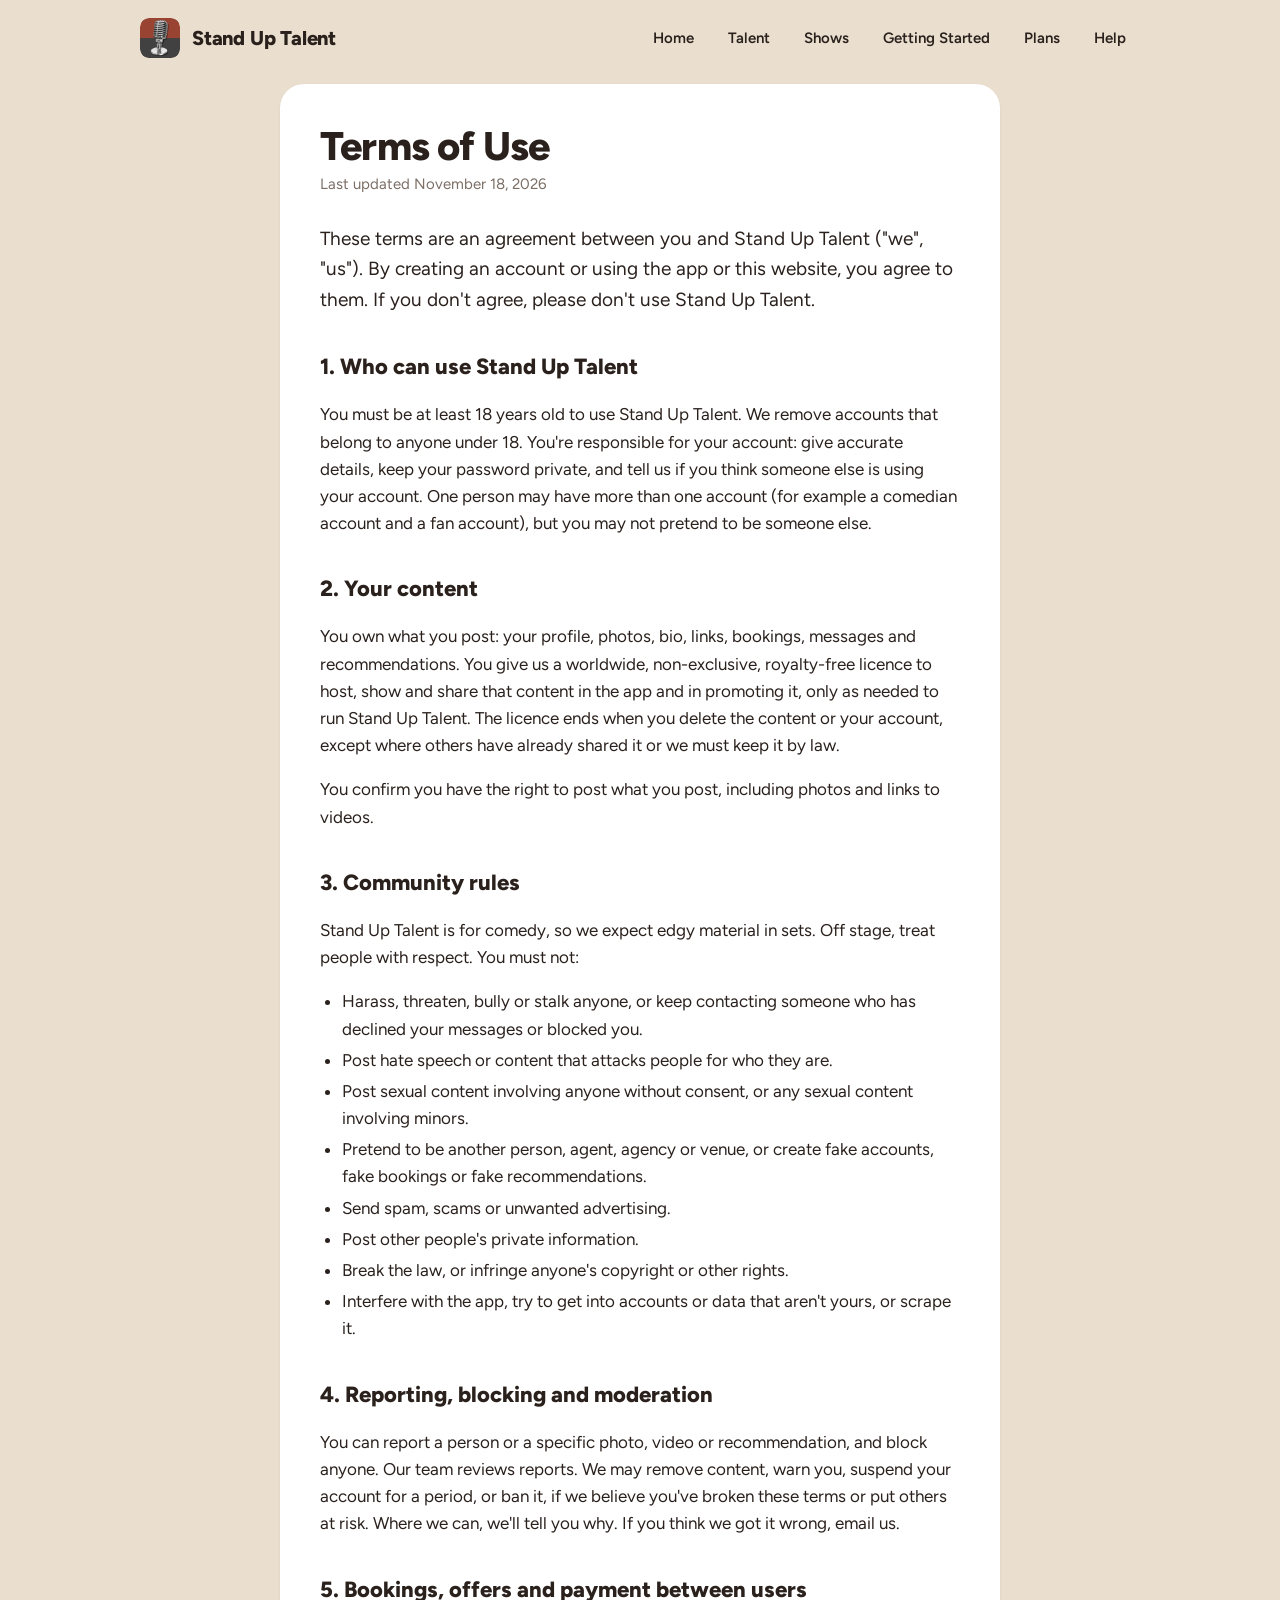
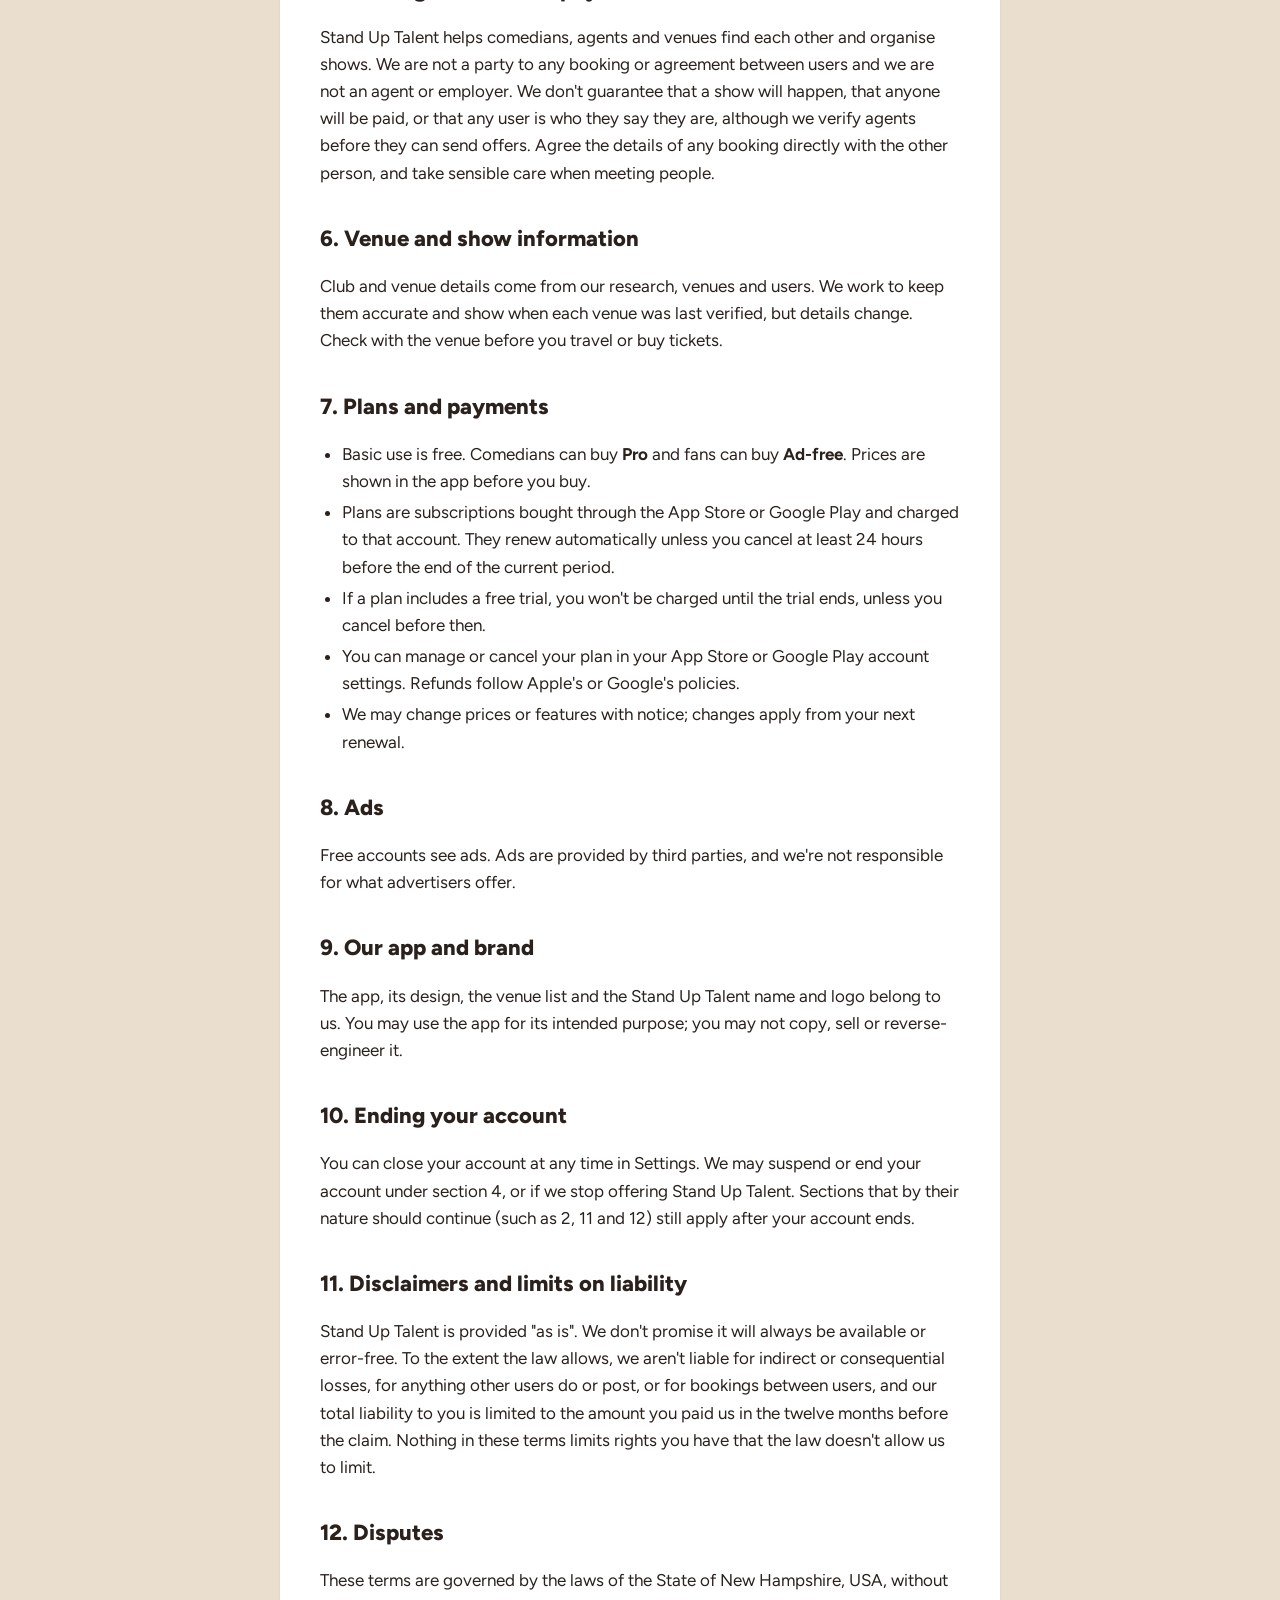
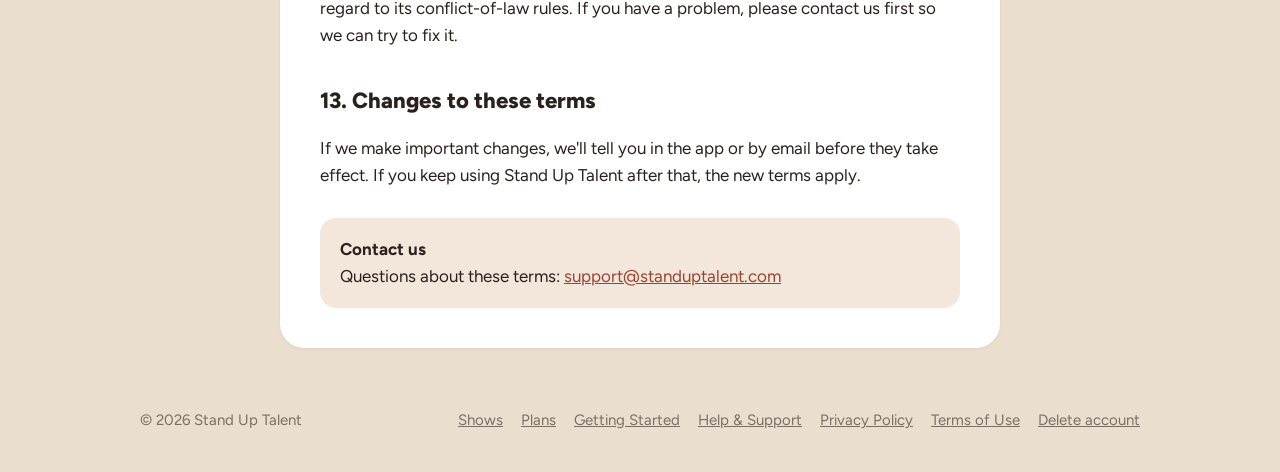
<file: terms.html>
<!DOCTYPE html>
<html lang="en">
<head>
<meta charset="utf-8">
<meta name="viewport" content="width=device-width, initial-scale=1">
<title>Terms of Use · Stand Up Talent</title>
<meta name="description" content="The terms for using the Stand Up Talent app, including community rules and subscriptions.">
<meta property="og:image" content="https://standuptalent.com/assets/og.png">
<meta name="twitter:card" content="summary_large_image">
<link rel="icon" href="assets/favicon.png">
<link rel="apple-touch-icon" href="assets/apple-touch-icon.png">
<link rel="preconnect" href="https://fonts.googleapis.com">
<link rel="preconnect" href="https://fonts.gstatic.com" crossorigin>
<link href="https://fonts.googleapis.com/css2?family=Figtree:wght@400;600;700;800&display=swap" rel="stylesheet">
<link rel="stylesheet" href="styles.css">
</head>
<body>
<header class="site-header">
  <div class="wrap">
    <a class="brand" href="./"><img src="assets/icon.png" alt="">Stand Up Talent</a>
    <nav class="site-nav" aria-label="Main">
      <a href="./">Home</a>
      <a href="talent.html">Talent</a>
      <a href="shows.html">Shows</a>
      <a href="getting-started.html">Getting Started</a>
      <a href="plans.html">Plans</a>
      <a href="support.html">Help</a>
    </nav>
  </div>
</header>

<main class="wrap narrow">
  <article class="doc">
    <h1>Terms of Use</h1>
    <p class="updated">Last updated November 18, 2026</p>

    <p class="lead">These terms are an agreement between you and Stand Up Talent ("we", "us"). By creating an account or using the app or this website, you agree to them. If you don't agree, please don't use Stand Up Talent.</p>

    <h2>1. Who can use Stand Up Talent</h2>
    <p>You must be at least 18 years old to use Stand Up Talent. We remove accounts that belong to anyone under 18. You're responsible for your account: give accurate details, keep your password private, and tell us if you think someone else is using your account. One person may have more than one account (for example a comedian account and a fan account), but you may not pretend to be someone else.</p>

    <h2>2. Your content</h2>
    <p>You own what you post: your profile, photos, bio, links, bookings, messages and recommendations. You give us a worldwide, non-exclusive, royalty-free licence to host, show and share that content in the app and in promoting it, only as needed to run Stand Up Talent. The licence ends when you delete the content or your account, except where others have already shared it or we must keep it by law.</p>
    <p>You confirm you have the right to post what you post, including photos and links to videos.</p>

    <h2>3. Community rules</h2>
    <p>Stand Up Talent is for comedy, so we expect edgy material in sets. Off stage, treat people with respect. You must not:</p>
    <ul>
      <li>Harass, threaten, bully or stalk anyone, or keep contacting someone who has declined your messages or blocked you.</li>
      <li>Post hate speech or content that attacks people for who they are.</li>
      <li>Post sexual content involving anyone without consent, or any sexual content involving minors.</li>
      <li>Pretend to be another person, agent, agency or venue, or create fake accounts, fake bookings or fake recommendations.</li>
      <li>Send spam, scams or unwanted advertising.</li>
      <li>Post other people's private information.</li>
      <li>Break the law, or infringe anyone's copyright or other rights.</li>
      <li>Interfere with the app, try to get into accounts or data that aren't yours, or scrape it.</li>
    </ul>

    <h2>4. Reporting, blocking and moderation</h2>
    <p>You can report a person or a specific photo, video or recommendation, and block anyone. Our team reviews reports. We may remove content, warn you, suspend your account for a period, or ban it, if we believe you've broken these terms or put others at risk. Where we can, we'll tell you why. If you think we got it wrong, email us.</p>

    <h2>5. Bookings, offers and payment between users</h2>
    <p>Stand Up Talent helps comedians, agents and venues find each other and organise shows. We are not a party to any booking or agreement between users and we are not an agent or employer. We don't guarantee that a show will happen, that anyone will be paid, or that any user is who they say they are, although we verify agents before they can send offers. Agree the details of any booking directly with the other person, and take sensible care when meeting people.</p>

    <h2>6. Venue and show information</h2>
    <p>Club and venue details come from our research, venues and users. We work to keep them accurate and show when each venue was last verified, but details change. Check with the venue before you travel or buy tickets.</p>

    <h2>7. Plans and payments</h2>
    <ul>
      <li>Basic use is free. Comedians can buy <strong>Pro</strong> and fans can buy <strong>Ad-free</strong>. Prices are shown in the app before you buy.</li>
      <li>Plans are subscriptions bought through the App Store or Google Play and charged to that account. They renew automatically unless you cancel at least 24 hours before the end of the current period.</li>
      <li>If a plan includes a free trial, you won't be charged until the trial ends, unless you cancel before then.</li>
      <li>You can manage or cancel your plan in your App Store or Google Play account settings. Refunds follow Apple's or Google's policies.</li>
      <li>We may change prices or features with notice; changes apply from your next renewal.</li>
    </ul>

    <h2>8. Ads</h2>
    <p>Free accounts see ads. Ads are provided by third parties, and we're not responsible for what advertisers offer.</p>

    <h2>9. Our app and brand</h2>
    <p>The app, its design, the venue list and the Stand Up Talent name and logo belong to us. You may use the app for its intended purpose; you may not copy, sell or reverse-engineer it.</p>

    <h2>10. Ending your account</h2>
    <p>You can close your account at any time in Settings. We may suspend or end your account under section 4, or if we stop offering Stand Up Talent. Sections that by their nature should continue (such as 2, 11 and 12) still apply after your account ends.</p>

    <h2>11. Disclaimers and limits on liability</h2>
    <p>Stand Up Talent is provided "as is". We don't promise it will always be available or error-free. To the extent the law allows, we aren't liable for indirect or consequential losses, for anything other users do or post, or for bookings between users, and our total liability to you is limited to the amount you paid us in the twelve months before the claim. Nothing in these terms limits rights you have that the law doesn't allow us to limit.</p>

    <h2>12. Disputes</h2>
    <p>These terms are governed by the laws of the State of New Hampshire, USA, without regard to its conflict-of-law rules. If you have a problem, please contact us first so we can try to fix it.</p>

    <h2>13. Changes to these terms</h2>
    <p>If we make important changes, we'll tell you in the app or by email before they take effect. If you keep using Stand Up Talent after that, the new terms apply.</p>

    <div class="contact">
      <strong>Contact us</strong><br>
      Questions about these terms: <a href="mailto:support@standuptalent.com">support@standuptalent.com</a>
    </div>
  </article>
</main>

<footer class="site-footer">
  <div class="wrap">
    <span>© 2026 Stand Up Talent</span>
    <nav aria-label="Footer">
      <a href="shows.html">Shows</a>
      <a href="plans.html">Plans</a>
      <a href="getting-started.html">Getting Started</a>
      <a href="support.html">Help &amp; Support</a>
      <a href="privacy.html">Privacy Policy</a>
      <a href="terms.html">Terms of Use</a>
      <a href="delete-account.html">Delete account</a>
    </nav>
  </div>
</footer>
</body>
</html>
</file>
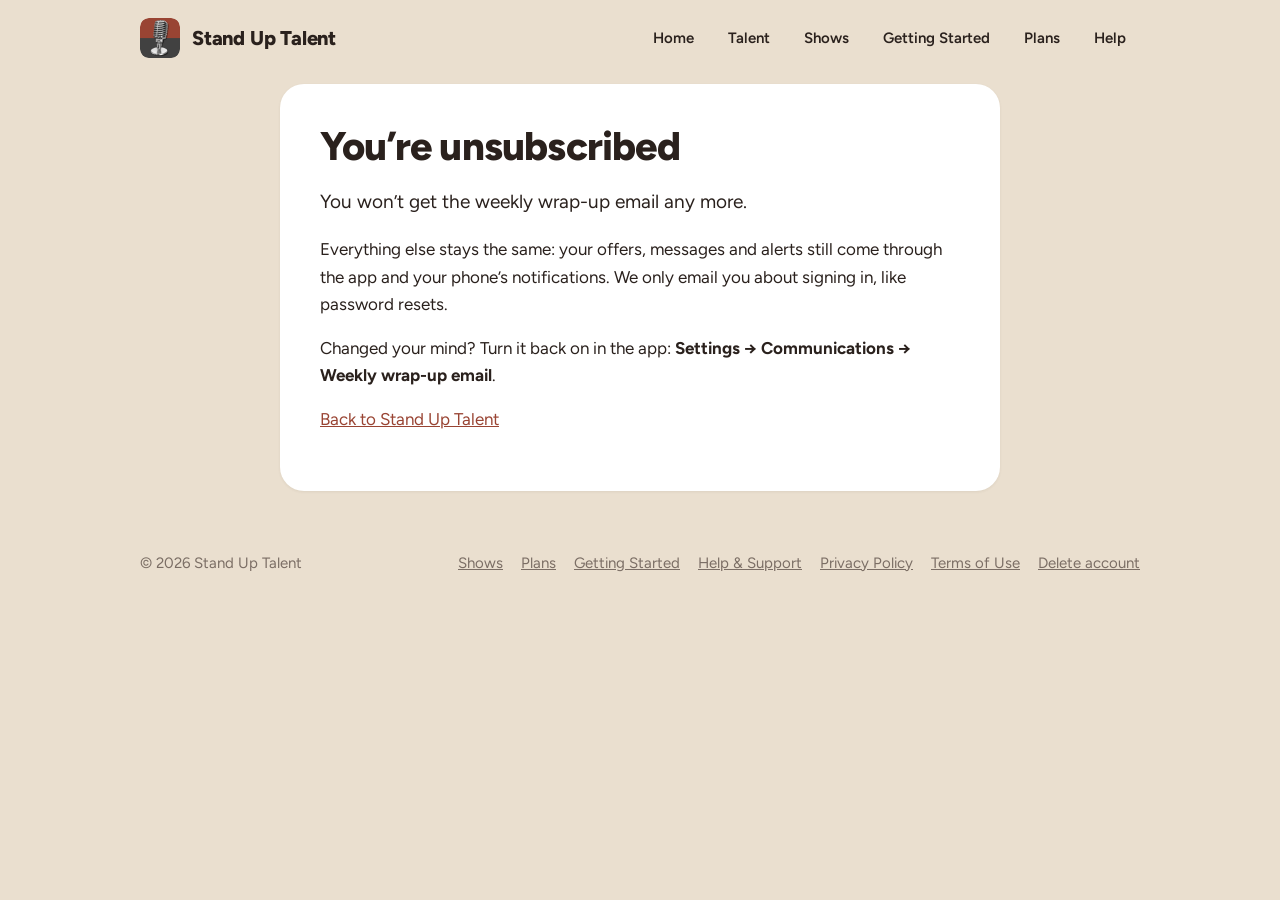
<file: unsubscribed.html>
<!DOCTYPE html>
<html lang="en">
<head>
<meta charset="utf-8">
<meta name="viewport" content="width=device-width, initial-scale=1">
<title>Unsubscribed · Stand Up Talent</title>
<meta name="description" content="You won’t get the weekly wrap-up email any more.">
<meta property="og:image" content="https://standuptalent.com/assets/og.png">
<meta name="twitter:card" content="summary_large_image">
<link rel="icon" href="assets/favicon.png">
<link rel="apple-touch-icon" href="assets/apple-touch-icon.png">
<link rel="preconnect" href="https://fonts.googleapis.com">
<link rel="preconnect" href="https://fonts.gstatic.com" crossorigin>
<link href="https://fonts.googleapis.com/css2?family=Figtree:wght@400;600;700;800&display=swap" rel="stylesheet">
<link rel="stylesheet" href="styles.css">
<meta name="robots" content="noindex">
</head>
<body>
<header class="site-header">
  <div class="wrap">
    <a class="brand" href="./"><img src="assets/icon.png" alt="">Stand Up Talent</a>
    <nav class="site-nav" aria-label="Main">
      <a href="./">Home</a>
      <a href="talent.html">Talent</a>
      <a href="shows.html">Shows</a>
      <a href="getting-started.html">Getting Started</a>
      <a href="plans.html">Plans</a>
      <a href="support.html">Help</a>
    </nav>
  </div>
</header>

<main class="wrap narrow">
  <article class="doc">
    <h1>You’re unsubscribed</h1>
    <p class="lead">You won’t get the weekly wrap-up email any more.</p>
    <p>Everything else stays the same: your offers, messages and alerts still come through the app and your phone’s notifications. We only email you about signing in, like password resets.</p>
    <p>Changed your mind? Turn it back on in the app: <strong>Settings → Communications → Weekly wrap-up email</strong>.</p>
    <p><a href="./">Back to Stand Up Talent</a></p>
  </article>
</main>

<footer class="site-footer">
  <div class="wrap">
    <span>© 2026 Stand Up Talent</span>
    <nav aria-label="Footer">
      <a href="shows.html">Shows</a>
      <a href="plans.html">Plans</a>
      <a href="getting-started.html">Getting Started</a>
      <a href="support.html">Help &amp; Support</a>
      <a href="privacy.html">Privacy Policy</a>
      <a href="terms.html">Terms of Use</a>
      <a href="delete-account.html">Delete account</a>
    </nav>
  </div>
</footer>
</body>
</html>
</file>
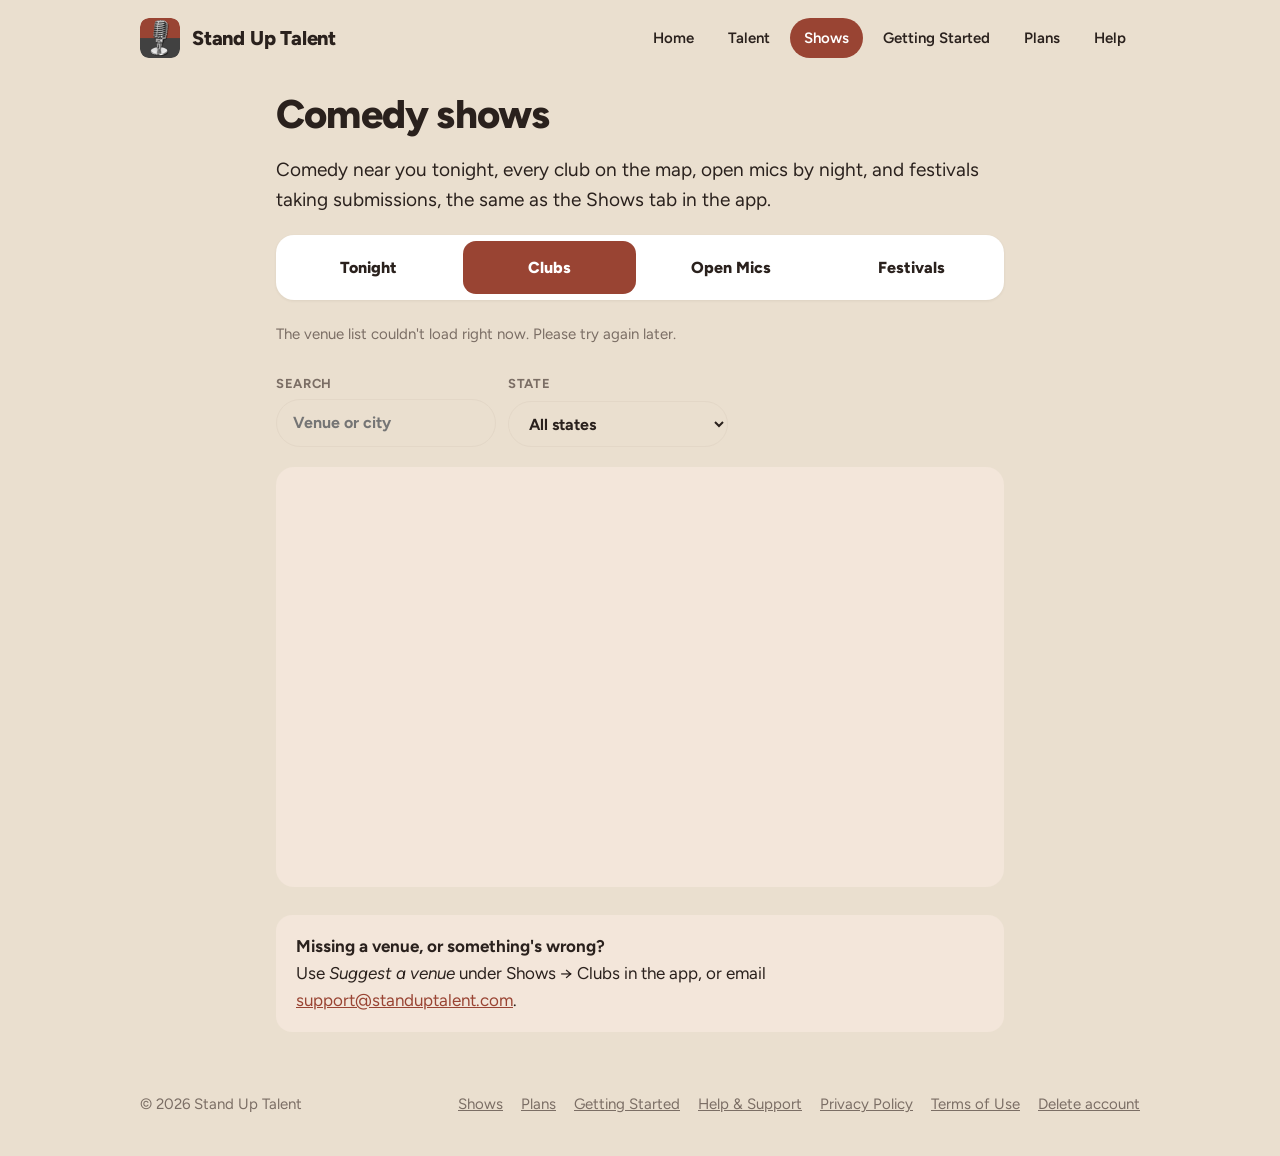
<file: venues.html>
<!DOCTYPE html>
<html lang="en">
<head>
<meta charset="utf-8">
<meta name="viewport" content="width=device-width, initial-scale=1">
<title>Comedy Clubs · Stand Up Talent</title>
<meta name="robots" content="noindex">
<link rel="canonical" href="https://standuptalent.com/shows.html#clubs">
<meta http-equiv="refresh" content="0; url=shows.html#clubs">
<link rel="icon" href="assets/favicon.png">
</head>
<body>
<p>The venue list moved to <a href="shows.html#clubs">Shows → Clubs</a>.</p>
<script>location.replace('shows.html#clubs');</script>
</body>
</html>
</file>
<file: styles.css>
/* Stand Up Talent website: the app's Brick look. Brick red on warm beige,
   white rounded cards, charcoal secondary buttons. */
:root {
  color-scheme: light;
  --bg: #EADFCF;
  --surface: #FFFFFF;
  --ink: #2A211D;
  --muted: #7B6E65;
  --line: #E3D7C7;
  --brick: #994433;
  --brick-dark: #863C2D;
  --charcoal: #4B4745;
  --cream: #F3E6DA;
  --font: 'Figtree', system-ui, -apple-system, 'Segoe UI', Roboto, sans-serif;
}

* { box-sizing: border-box; }
html, body { margin: 0; }
body {
  background: var(--bg);
  color: var(--ink);
  font-family: var(--font);
  font-size: 17px;
  line-height: 1.6;
}
img { max-width: 100%; height: auto; }
a { color: var(--brick); }
a:focus-visible, button:focus-visible { outline: 3px solid var(--brick); outline-offset: 3px; border-radius: 6px; }

.wrap { max-width: 1040px; margin: 0 auto; padding: 0 20px; }
.narrow { max-width: 760px; }

/* Header */
.site-header { padding: 18px 0; }
.site-header .wrap { display: flex; align-items: center; justify-content: space-between; gap: 16px; flex-wrap: wrap; }
.brand { display: flex; align-items: center; gap: 12px; text-decoration: none; color: var(--ink); font-weight: 800; font-size: 20px; letter-spacing: -0.01em; }
.brand img { width: 40px; height: 40px; border-radius: 22.37%; } /* the app icon's corner radius */
.site-nav { display: flex; gap: 6px; flex-wrap: wrap; }
.site-nav a { text-decoration: none; color: var(--ink); font-weight: 600; font-size: 15px; padding: 8px 14px; border-radius: 999px; }
.site-nav a:hover { background: rgba(255, 255, 255, .6); }
.site-nav a[aria-current="page"] { background: var(--brick); color: #fff; }

/* Hero */
.hero { margin: 12px 0 28px; }
.hero-card {
  background: var(--brick);
  background-image: linear-gradient(rgba(255,255,255,.07) 1px, transparent 1px), linear-gradient(90deg, rgba(255,255,255,.07) 1px, transparent 1px);
  background-size: 48px 24px;
  color: #fff;
  border-radius: 28px;
  padding: 44px 40px;
  display: grid;
  grid-template-columns: 1fr auto;
  gap: 24px;
  align-items: center;
  box-shadow: 0 10px 30px rgba(60, 40, 20, .18);
}
.hero h1 { margin: 0 0 12px; font-size: clamp(32px, 5vw, 52px); line-height: 1.05; font-weight: 800; letter-spacing: -0.02em; text-wrap: balance; }
.hero p { margin: 0 0 22px; font-size: 19px; max-width: 34ch; color: rgba(255,255,255,.92); }
.hero .mic { width: 120px; filter: drop-shadow(0 8px 18px rgba(0,0,0,.25)); }
.badges { display: flex; gap: 10px; flex-wrap: wrap; }
.badge { display: inline-flex; align-items: center; gap: 8px; background: rgba(255,255,255,.16); border: 1px solid rgba(255,255,255,.3); color: #fff; padding: 10px 16px; border-radius: 14px; font-weight: 700; font-size: 15px; }

/* Cards */
.cards { display: grid; grid-template-columns: repeat(3, 1fr); gap: 16px; margin-bottom: 28px; }
.card { background: var(--surface); border-radius: 20px; padding: 26px; box-shadow: 0 1px 3px rgba(60, 40, 20, .07); }
.card h2, .card h3 { margin: 0 0 8px; font-size: 21px; font-weight: 800; }
.card p { margin: 0; color: var(--muted); }
.card .tile { width: 44px; height: 44px; border-radius: 12px; background: var(--cream); color: var(--brick); display: grid; place-items: center; font-size: 22px; margin-bottom: 14px; }
.card ul { margin: 8px 0 0; padding-left: 20px; color: var(--muted); }

.split { display: grid; grid-template-columns: 1fr 1fr; gap: 16px; margin-bottom: 28px; }
.button { display: inline-block; text-decoration: none; font-weight: 700; padding: 13px 22px; border-radius: 12px; background: var(--brick); color: #fff; }
.button.secondary { background: var(--charcoal); }

/* Documents (policy, terms, help) */
.doc { background: var(--surface); border-radius: 24px; padding: 40px; margin: 8px 0 32px; box-shadow: 0 1px 3px rgba(60, 40, 20, .07); }
.doc h1 { margin: 0 0 4px; font-size: clamp(30px, 4vw, 40px); line-height: 1.1; font-weight: 800; letter-spacing: -0.02em; }
.doc .updated { color: var(--muted); margin: 0 0 28px; font-size: 15px; }
.doc h2 { font-size: 22px; font-weight: 800; margin: 34px 0 8px; }
.doc h3 { font-size: 18px; font-weight: 700; margin: 22px 0 6px; }
.doc p, .doc li { max-width: 68ch; }
.doc ul { padding-left: 22px; }
.doc li { margin: 4px 0; }
.doc .lead { font-size: 19px; }
.doc table { border-collapse: collapse; width: 100%; font-size: 15px; margin: 12px 0; }
.doc th, .doc td { text-align: left; vertical-align: top; padding: 10px 12px; border-bottom: 1px solid var(--line); }
.doc th { font-size: 13px; text-transform: uppercase; letter-spacing: .06em; color: var(--muted); }
.table-wrap { overflow-x: auto; }
.contact { background: var(--cream); border-radius: 16px; padding: 18px 20px; margin-top: 28px; }

details { border-bottom: 1px solid var(--line); padding: 14px 0; }
details summary { cursor: pointer; font-weight: 700; font-size: 18px; list-style: none; display: flex; justify-content: space-between; gap: 12px; }
details summary::-webkit-details-marker { display: none; }
details summary::after { content: '+'; color: var(--brick); font-size: 24px; line-height: 1; }
details[open] summary::after { content: '–'; }
details p { margin: 10px 0 0; color: var(--ink); }

/* Venue list */
.doc.wide { max-width: none; }
.filters { display: flex; gap: 12px; flex-wrap: wrap; margin: 8px 0 20px; }
.field { display: grid; gap: 4px; font-size: 13px; font-weight: 700; color: var(--muted); text-transform: uppercase; letter-spacing: .05em; }
.field input, .field select { font: inherit; font-size: 16px; text-transform: none; letter-spacing: 0; color: var(--ink); background: var(--bg); border: 1px solid var(--line); border-radius: 999px; padding: 10px 16px; min-width: 220px; }
.state-group h2 { display: flex; align-items: baseline; gap: 10px; border-bottom: 1px solid var(--line); padding-bottom: 6px; }
.state-group h2 span { font-size: 14px; font-weight: 600; color: var(--muted); }
.empty { color: var(--muted); }

/* Venue map */
.venue-map { height: 420px; border-radius: 18px; margin: 4px 0 24px; overflow: hidden; background: var(--cream); z-index: 0; }
.venue-map a { color: var(--brick); }
@media (max-width: 820px) { .venue-map { height: 320px; } }

/* Talent list */

/* Footer */
.site-footer { padding: 28px 0 40px; color: var(--muted); font-size: 15px; }
.site-footer .wrap { display: flex; justify-content: space-between; gap: 16px; flex-wrap: wrap; }
.site-footer nav { display: flex; gap: 18px; flex-wrap: wrap; }
.site-footer a { color: var(--muted); }

@media (max-width: 820px) {
  .cards, .split { grid-template-columns: 1fr; }
  .hero-card { grid-template-columns: 1fr; padding: 32px 24px; }
  .hero .mic { display: none; }
  .doc { padding: 28px 20px; }
}

/* Comedian profile */
.profile-head { display: flex; gap: 20px; align-items: center; flex-wrap: wrap; }
.profile-head h1 { margin: 0; }
.profile-head .updated { margin: 6px 0 0; }
.headshot { width: 120px; height: 120px; border-radius: 28px; object-fit: cover; background: var(--cream); }
.headshot.initials { display: grid; place-items: center; font-size: 40px; font-weight: 800; color: var(--brick); }
.profile-links { display: flex; gap: 10px; flex-wrap: wrap; margin: 22px 0 6px; }
.profile-links .button { padding: 10px 16px; font-size: 15px; }
.bio { white-space: pre-line; }
.gallery { display: grid; grid-template-columns: repeat(3, 1fr); gap: 8px; }
.gallery img { width: 100%; aspect-ratio: 1; object-fit: cover; border-radius: 12px; display: block; }
.doc .shows { list-style: none; padding: 0; }
.doc .shows li { padding: 10px 0; border-bottom: 1px solid var(--line); max-width: none; }
.beta-note { display: inline-block; background: #F5A623; color: var(--ink); font-weight: 800; font-size: 13px; letter-spacing: .1em; padding: 4px 12px; border-radius: 999px; }

/* Talent and venue lists: the app's list look (one column of white rounded
   rows on the beige page), centered in about 60% of a wide screen. */
main.list-wrap { max-width: max(60vw, 760px); }
.doc.list-page { background: transparent; box-shadow: none; padding: 8px 0 0; }
.doc .rows { list-style: none; padding: 0; margin: 0; display: grid; gap: 10px; }
.doc .rows li { margin: 0; max-width: none; }
.row { display: flex; gap: 16px; align-items: center; background: var(--surface); border: 2px solid transparent; border-radius: 22px;
  padding: 14px 16px; color: var(--ink); text-decoration: none; box-shadow: 0 1px 3px rgba(60, 40, 20, .07); }
a.row:hover { background: var(--cream); }
.row .photo { display: grid; justify-items: center; gap: 4px; flex: none; }
.row .photo img, .row .initials { width: 60px; height: 60px; border-radius: 17px; object-fit: cover; background: var(--cream); }
.row .initials { display: grid; place-items: center; font-weight: 800; font-size: 20px; color: var(--brick); }
.row .caption { font-size: 12px; color: var(--muted); }
.row .text { flex: 1; min-width: 0; display: grid; gap: 3px; }
.row .title { font-weight: 700; font-size: 16px; }
.row .line { font-size: 14px; color: var(--muted); }
.row .line a { color: var(--brick); }
.row .title a { color: var(--ink); text-decoration: none; }
.row .title a:hover { text-decoration: underline; text-decoration-color: var(--brick); }
.row .chev { color: var(--muted); font-size: 22px; flex: none; text-decoration: none; }
.list-page .filters, .list-page .venue-map, .list-page .state-group h2 { margin-left: 0; margin-right: 0; }
@media (max-width: 820px) { main.list-wrap { max-width: none; } .doc.list-page { padding: 4px 0 0; } }

/* How-to videos: phone-shaped videos side by side, one per row on phones. */
.doc .videos { list-style: none; padding: 0; margin: 8px 0 0; display: grid; grid-template-columns: repeat(auto-fill, minmax(220px, 1fr)); gap: 18px; }
.doc .videos li { margin: 0; max-width: none; background: var(--surface); border-radius: 22px; padding: 12px 12px 16px; box-shadow: 0 1px 3px rgba(60, 40, 20, .07); }
.videos video { width: 100%; aspect-ratio: 9 / 16; border-radius: 14px; background: var(--brick); display: block; }
.doc .videos h2 { font-size: 18px; margin: 12px 4px 4px; }
.videos h2 span { font-weight: 600; font-size: 14px; color: var(--muted); }
.doc .videos p { font-size: 15px; color: var(--muted); margin: 0 4px; }
.after-videos { margin-top: 28px; }
/* Getting Started: the welcome video beside what the app does, then each role's videos as cards. */
.gs-hero { grid-template-columns: 300px 1fr; gap: 36px; align-items: center; }
.gs-video video, .video-card video { display: block; width: 100%; aspect-ratio: 9 / 16; border-radius: 18px; background: #1E0E11; }
.gs-video video { border: 8px solid #1E0E11; border-radius: 26px; box-shadow: 0 18px 40px rgba(30, 14, 17, .35); }
.gs-hero .gs-features { margin: 0 0 18px; padding-left: 20px; max-width: 60ch; }
.gs-hero .gs-features li { margin: 6px 0; font-size: 17px; color: rgba(255,255,255,.92); }
.gs-hero .gs-features strong { color: #fff; }
.gs-hero .gs-note { margin: 0; font-size: 16px; color: #F5D7B0; max-width: none; }
.video-card h4 span { font-weight: 600; font-size: 14px; color: var(--muted); white-space: nowrap; }
@media (max-width: 820px) {
  .gs-hero { grid-template-columns: 1fr; }
  .gs-video { max-width: 300px; width: 100%; justify-self: center; }
  .feature.video-card { display: block; }
}

/* Homepage */
.eyebrow { margin: 0 0 10px !important; font-weight: 800; font-size: 14px !important; letter-spacing: .08em; text-transform: uppercase; color: #F5D7B0 !important; }
.home-hero { grid-template-columns: 1fr 300px; padding: 40px 44px; }
.hero-actions { display: flex; gap: 12px; flex-wrap: wrap; }
.button.light { background: #fff; color: var(--brick); }
.button.ghost { background: transparent; color: #fff; border: 2px solid rgba(255,255,255,.6); padding: 11px 20px; }
.button:hover { filter: brightness(1.05); }

/* A phone frame around app screenshots. */
.phone { margin: 0; position: relative; width: 100%; max-width: 300px; aspect-ratio: 300 / 649; border-radius: 36px;
  background: #1E0E11; padding: 9px; box-shadow: 0 18px 40px rgba(30, 14, 17, .35); }
.phone .frame { position: absolute; inset: 9px; width: calc(100% - 18px); height: calc(100% - 18px); object-fit: cover; object-position: top;
  border-radius: 28px; opacity: 0; animation: phone-cycle 12s infinite; }
.phone .frame:nth-of-type(1) { animation-delay: -.5s; }
.phone .frame:nth-of-type(2) { animation-delay: 3.5s; }
.phone .frame:nth-of-type(3) { animation-delay: 7.5s; }
/* Each screen fades in while the one before fades out (12s loop, 4s each). */
@keyframes phone-cycle { 0% { opacity: 0; } 4.17%, 33.33% { opacity: 1; } 37.5%, 100% { opacity: 0; } }
.hero-steps { position: absolute; left: 0; right: 0; bottom: -40px; display: flex; justify-content: center; gap: 6px; }
.hero-steps span { white-space: nowrap; font-size: 12px; font-weight: 700; color: rgba(255,255,255,.75); background: rgba(255,255,255,.12); border-radius: 999px; padding: 4px 10px; }
.hero-phone { margin-bottom: 36px; }
@media (prefers-reduced-motion: reduce) {
  .phone .frame { animation: none; }
  .phone .frame:nth-of-type(1) { opacity: 1; }
}

.stats { text-align: center; margin: 0 0 28px; }
.stats p { display: inline-block; margin: 0; background: var(--surface); border-radius: 999px; padding: 12px 24px; font-size: 17px; color: var(--muted); box-shadow: 0 1px 3px rgba(60, 40, 20, .07); }
.stats strong { color: var(--brick); font-weight: 800; }

.section-title { font-size: clamp(26px, 3.4vw, 34px); font-weight: 800; letter-spacing: -0.01em; margin: 8px 0 14px; }
.audience { margin-bottom: 32px; }
.switcher { display: grid; grid-template-columns: repeat(4, 1fr); gap: 8px; background: var(--surface); border-radius: 18px; padding: 6px; margin-bottom: 22px;
  box-shadow: 0 1px 3px rgba(60, 40, 20, .07); }
.switcher button { font: inherit; font-weight: 800; font-size: 16px; border: 0; background: transparent; color: var(--ink); padding: 14px 10px; border-radius: 13px; cursor: pointer; }
.switcher button:hover { background: var(--cream); }
.switcher button[aria-selected="true"] { background: var(--brick); color: #fff; }
.panel-title { font-size: 24px; font-weight: 800; margin: 0 0 14px; }
.features { display: grid; grid-template-columns: repeat(3, 1fr); gap: 16px; margin-bottom: 16px; }
.feature { background: var(--surface); border-radius: 22px; padding: 16px 16px 22px; box-shadow: 0 1px 3px rgba(60, 40, 20, .07); }
.phone-shot { display: block; width: 100%; aspect-ratio: 300 / 520; object-fit: cover; object-position: top; border-radius: 16px; border: 6px solid #1E0E11; background: var(--bg); }
.feature h4 { font-size: 19px; font-weight: 800; margin: 14px 2px 4px; }
.feature p { margin: 0 2px; color: var(--muted); font-size: 16px; }

.plan-card { display: flex; gap: 20px; align-items: center; justify-content: space-between; background: var(--cream); border: 2px solid #E7CDB8;
  border-radius: 22px; padding: 22px 26px; margin-bottom: 16px; }
.plan-card ul { margin: 6px 0 0; padding-left: 20px; }
.plan-card li { margin: 2px 0; }
.plan-kicker { margin: 0; font-weight: 800; font-size: 19px; }
.plan-note { margin: 10px 0 0; color: var(--muted); font-size: 15px; }
.plan-card .button { flex: none; }

.video-row h4 { font-size: 15px; text-transform: uppercase; letter-spacing: .06em; color: var(--muted); margin: 6px 0 10px; }
.video-list { display: flex; gap: 12px; overflow-x: auto; padding-bottom: 6px; }
.video-link { flex: none; width: 130px; text-decoration: none; color: var(--ink); font-weight: 700; font-size: 14px; line-height: 1.3; }
.video-link img { display: block; width: 130px; aspect-ratio: 9 / 16; object-fit: cover; border-radius: 14px; background: var(--brick); margin-bottom: 6px; }
.video-link:hover span { color: var(--brick); }

.coming-up { margin-bottom: 32px; }
.show-cards { list-style: none; padding: 0; margin: 0; display: grid; grid-template-columns: repeat(auto-fill, minmax(240px, 1fr)); gap: 12px; }
.show-card { display: block; height: 100%; background: #1E0E11; color: #fff; text-decoration: none; border-radius: 20px; padding: 18px 20px; }
.show-card:hover { background: #2C1519; }
.show-card p { margin: 0; }
.show-card .when { color: #F5A623; font-weight: 800; font-size: 13px; letter-spacing: .06em; text-transform: uppercase; }
.show-card .title { font-weight: 800; font-size: 20px; margin-top: 4px; }
.show-card .where, .show-card .lineup { color: #EAD8C6; font-size: 15px; }
.show-card .lineup { margin-top: 8px; }

.host-cta { display: flex; gap: 24px; align-items: center; justify-content: space-between; background: var(--brick); color: #fff; border-radius: 24px; padding: 30px 34px; margin-bottom: 20px; }
.host-cta h2 { margin: 0 0 6px; font-size: 26px; font-weight: 800; }
.host-cta p { margin: 0; color: rgba(255,255,255,.9); max-width: 56ch; }

@media (max-width: 820px) {
  .home-hero { grid-template-columns: 1fr; padding: 30px 22px; }
  .hero-phone { max-width: 240px; justify-self: center; margin-bottom: 0; }
  .hero-steps { display: none; }
  .switcher { grid-template-columns: repeat(2, 1fr); }
  .features { grid-template-columns: 1fr; }
  .feature { display: grid; grid-template-columns: 120px 1fr; gap: 0 16px; align-items: start; }
  .feature .phone-shot { grid-row: span 2; border-width: 4px; border-radius: 12px; }
  .feature h4 { margin-top: 4px; }
  .plan-card, .host-cta { flex-direction: column; align-items: flex-start; }
  .stats p { border-radius: 18px; }
}

/* Plans page */
.plans-grid { display: grid; grid-template-columns: repeat(2, 1fr); gap: 16px; margin: 8px 0 24px; }
.plan { background: var(--surface); border-radius: 22px; padding: 26px; box-shadow: 0 1px 3px rgba(60, 40, 20, .07); scroll-margin-top: 16px; }
.plan .who { margin: 0; font-size: 13px; font-weight: 800; letter-spacing: .08em; text-transform: uppercase; color: var(--muted); }
.plan h2 { margin: 4px 0 0; font-size: 26px; font-weight: 800; }
.plan .price { margin: 4px 0 12px; font-size: 18px; color: var(--brick); font-weight: 800; }
.plan .price span { color: var(--muted); font-weight: 600; font-size: 15px; }
.plan ul { margin: 0; padding-left: 20px; }
.plan li { margin: 4px 0; }
.plan .free { margin: 14px 0 0; padding-top: 12px; border-top: 1px solid var(--line); color: var(--muted); font-size: 15px; }
.plan.duo { background: var(--cream); border: 2px solid #E7CDB8; }
@media (max-width: 820px) { .plans-grid { grid-template-columns: 1fr; } }

/* Shared show page */
.show-page .when { color: var(--brick); font-weight: 800; margin: 6px 0 2px; font-size: 19px; }
.show-page .where { margin: 0 0 4px; }
.show-page .by { color: var(--muted); margin: 0 0 18px; font-size: 15px; }
.show-page .actions { display: flex; gap: 10px; flex-wrap: wrap; margin: 6px 0 26px; }
.show-page .lineup { list-style: none; padding: 0; margin: 0; display: grid; gap: 10px; }
.show-page .lineup li { display: flex; gap: 14px; align-items: center; max-width: none; margin: 0; }
.show-page .lineup img, .show-page .lineup .initials { width: 52px; height: 52px; border-radius: 15px; object-fit: cover; background: var(--cream); flex: none; }
.show-page .lineup .initials { display: grid; place-items: center; font-weight: 800; color: var(--brick); }
.show-page .lineup .name { font-weight: 700; }
.show-page .lineup .role { color: var(--muted); font-size: 15px; }
.get-app { background: var(--cream); border-radius: 18px; padding: 18px 20px; margin-top: 28px; }
.get-app p { margin: 0 0 10px; }

/* Talent page preview: sample rows under a fade, until the live list opens. */
.talent-preview { position: relative; margin: 8px 0 0; pointer-events: none; user-select: none; }
.talent-preview .rows { opacity: .8; -webkit-mask-image: linear-gradient(#000 55%, transparent); mask-image: linear-gradient(#000 55%, transparent); }
.talent-preview .pro { display: inline-block; margin-left: 6px; padding: 1px 8px; border-radius: 999px; background: #F5A623; color: var(--ink); font-size: 11px; font-weight: 800; vertical-align: 2px; }
.preview-badge { position: absolute; left: 50%; bottom: 18%; transform: translateX(-50%); background: var(--brick); color: #fff; font-weight: 800; font-size: 15px;
  padding: 10px 20px; border-radius: 999px; box-shadow: 0 8px 20px rgba(60, 40, 20, .2); white-space: nowrap; }

/* Shows page: day and night pills, time badges, ticket button, festivals card. */
.chips { display: flex; flex-wrap: wrap; gap: 8px; margin: 0 0 12px; }
.chip { font: inherit; font-weight: 700; font-size: 15px; border: 0; background: var(--surface); color: var(--brick); padding: 8px 16px; border-radius: 999px; cursor: pointer;
  box-shadow: 0 1px 3px rgba(60, 40, 20, .07); }
.chip.on { background: var(--brick); color: #fff; }
.row .time { flex: none; width: 66px; display: grid; justify-items: center; padding: 8px 0; border-radius: 14px; background: var(--cream); color: var(--brick); line-height: 1.15; }
.row .time b { font-size: 19px; font-weight: 800; }
.row .time small { font-size: 11px; font-weight: 700; }
.row .tag { color: var(--brick); font-weight: 700; font-size: 12px; }
.row .tix { flex: none; background: var(--brick); color: #fff; font-weight: 800; font-size: 14px; padding: 8px 16px; border-radius: 999px; text-decoration: none; }
.teaser { display: grid; grid-template-columns: 240px 1fr; gap: 28px; align-items: start; background: var(--surface); border-radius: 22px; padding: 22px; }
.teaser img { width: 100%; height: auto; border-radius: 16px; border: 6px solid #1E0E11; }
.teaser h2 { margin-top: 0; }
@media (max-width: 720px) {
  .teaser { grid-template-columns: 1fr; }
  .teaser img { max-width: 260px; }
  .field input, .field select { min-width: 0; width: 100%; }
  .filters .field { flex: 1 1 140px; }
}

/* Plan comparison */
.compare-title { margin: 40px 0 4px; font-size: 32px; font-weight: 800; scroll-margin-top: 16px; }
.compare-grid { display: grid; gap: 16px; margin: 16px 0 24px; }
.compare { background: var(--surface); border-radius: 22px; padding: 22px 24px; box-shadow: 0 1px 3px rgba(60, 40, 20, .07); scroll-margin-top: 16px; }
.compare h3 { margin: 0 0 6px; font-size: 22px; font-weight: 800; }
.compare table { margin: 0; }
.compare th[scope="col"] { white-space: nowrap; }
.compare th[scope="col"] span { display: block; text-transform: none; letter-spacing: 0; font-weight: 600; font-size: 13px; }
.compare th.pro-col { color: var(--brick); }
.compare th[scope="row"] { text-transform: none; letter-spacing: 0; font-size: 15px; font-weight: 600; color: var(--ink); width: 52%; }
.compare td { text-align: center; width: 24%; }
.compare th[scope="col"]:not(:first-child) { text-align: center; }
.compare .yes { color: var(--brick); font-weight: 800; font-size: 18px; }
.compare .no { color: var(--muted); }
.compare .free { margin: 12px 0 0; color: var(--muted); font-size: 15px; }
.adfree-band { background: var(--cream); border: 2px solid #E7CDB8; border-radius: 22px; padding: 20px 24px; margin: 14px 0 6px; }
.adfree-band .who { margin: 0; font-size: 13px; font-weight: 800; letter-spacing: .08em; text-transform: uppercase; color: var(--muted); }
.adfree-band .adfree-head { margin: 4px 0 6px; font-size: 22px; font-weight: 800; }
.adfree-band .adfree-head strong { color: var(--brick); }
.adfree-band p { margin: 0; }
@media (max-width: 600px) {
  .compare { padding: 18px 14px; }
  .compare th, .compare td { padding: 9px 6px; }
  .compare th[scope="row"] { font-size: 14px; }
}
</file>
<file: assets/leaflet/leaflet.css>
/* required styles */

.leaflet-pane,
.leaflet-tile,
.leaflet-marker-icon,
.leaflet-marker-shadow,
.leaflet-tile-container,
.leaflet-pane > svg,
.leaflet-pane > canvas,
.leaflet-zoom-box,
.leaflet-image-layer,
.leaflet-layer {
	position: absolute;
	left: 0;
	top: 0;
	}
.leaflet-container {
	overflow: hidden;
	}
.leaflet-tile,
.leaflet-marker-icon,
.leaflet-marker-shadow {
	-webkit-user-select: none;
	   -moz-user-select: none;
	        user-select: none;
	  -webkit-user-drag: none;
	}
/* Prevents IE11 from highlighting tiles in blue */
.leaflet-tile::selection {
	background: transparent;
}
/* Safari renders non-retina tile on retina better with this, but Chrome is worse */
.leaflet-safari .leaflet-tile {
	image-rendering: -webkit-optimize-contrast;
	}
/* hack that prevents hw layers "stretching" when loading new tiles */
.leaflet-safari .leaflet-tile-container {
	width: 1600px;
	height: 1600px;
	-webkit-transform-origin: 0 0;
	}
.leaflet-marker-icon,
.leaflet-marker-shadow {
	display: block;
	}
/* .leaflet-container svg: reset svg max-width decleration shipped in Joomla! (joomla.org) 3.x */
/* .leaflet-container img: map is broken in FF if you have max-width: 100% on tiles */
.leaflet-container .leaflet-overlay-pane svg {
	max-width: none !important;
	max-height: none !important;
	}
.leaflet-container .leaflet-marker-pane img,
.leaflet-container .leaflet-shadow-pane img,
.leaflet-container .leaflet-tile-pane img,
.leaflet-container img.leaflet-image-layer,
.leaflet-container .leaflet-tile {
	max-width: none !important;
	max-height: none !important;
	width: auto;
	padding: 0;
	}

.leaflet-container img.leaflet-tile {
	/* See: https://bugs.chromium.org/p/chromium/issues/detail?id=600120 */
	mix-blend-mode: plus-lighter;
}

.leaflet-container.leaflet-touch-zoom {
	-ms-touch-action: pan-x pan-y;
	touch-action: pan-x pan-y;
	}
.leaflet-container.leaflet-touch-drag {
	-ms-touch-action: pinch-zoom;
	/* Fallback for FF which doesn't support pinch-zoom */
	touch-action: none;
	touch-action: pinch-zoom;
}
.leaflet-container.leaflet-touch-drag.leaflet-touch-zoom {
	-ms-touch-action: none;
	touch-action: none;
}
.leaflet-container {
	-webkit-tap-highlight-color: transparent;
}
.leaflet-container a {
	-webkit-tap-highlight-color: rgba(51, 181, 229, 0.4);
}
.leaflet-tile {
	filter: inherit;
	visibility: hidden;
	}
.leaflet-tile-loaded {
	visibility: inherit;
	}
.leaflet-zoom-box {
	width: 0;
	height: 0;
	-moz-box-sizing: border-box;
	     box-sizing: border-box;
	z-index: 800;
	}
/* workaround for https://bugzilla.mozilla.org/show_bug.cgi?id=888319 */
.leaflet-overlay-pane svg {
	-moz-user-select: none;
	}

.leaflet-pane         { z-index: 400; }

.leaflet-tile-pane    { z-index: 200; }
.leaflet-overlay-pane { z-index: 400; }
.leaflet-shadow-pane  { z-index: 500; }
.leaflet-marker-pane  { z-index: 600; }
.leaflet-tooltip-pane   { z-index: 650; }
.leaflet-popup-pane   { z-index: 700; }

.leaflet-map-pane canvas { z-index: 100; }
.leaflet-map-pane svg    { z-index: 200; }

.leaflet-vml-shape {
	width: 1px;
	height: 1px;
	}
.lvml {
	behavior: url(#default#VML);
	display: inline-block;
	position: absolute;
	}


/* control positioning */

.leaflet-control {
	position: relative;
	z-index: 800;
	pointer-events: visiblePainted; /* IE 9-10 doesn't have auto */
	pointer-events: auto;
	}
.leaflet-top,
.leaflet-bottom {
	position: absolute;
	z-index: 1000;
	pointer-events: none;
	}
.leaflet-top {
	top: 0;
	}
.leaflet-right {
	right: 0;
	}
.leaflet-bottom {
	bottom: 0;
	}
.leaflet-left {
	left: 0;
	}
.leaflet-control {
	float: left;
	clear: both;
	}
.leaflet-right .leaflet-control {
	float: right;
	}
.leaflet-top .leaflet-control {
	margin-top: 10px;
	}
.leaflet-bottom .leaflet-control {
	margin-bottom: 10px;
	}
.leaflet-left .leaflet-control {
	margin-left: 10px;
	}
.leaflet-right .leaflet-control {
	margin-right: 10px;
	}


/* zoom and fade animations */

.leaflet-fade-anim .leaflet-popup {
	opacity: 0;
	-webkit-transition: opacity 0.2s linear;
	   -moz-transition: opacity 0.2s linear;
	        transition: opacity 0.2s linear;
	}
.leaflet-fade-anim .leaflet-map-pane .leaflet-popup {
	opacity: 1;
	}
.leaflet-zoom-animated {
	-webkit-transform-origin: 0 0;
	    -ms-transform-origin: 0 0;
	        transform-origin: 0 0;
	}
svg.leaflet-zoom-animated {
	will-change: transform;
}

.leaflet-zoom-anim .leaflet-zoom-animated {
	-webkit-transition: -webkit-transform 0.25s cubic-bezier(0,0,0.25,1);
	   -moz-transition:    -moz-transform 0.25s cubic-bezier(0,0,0.25,1);
	        transition:         transform 0.25s cubic-bezier(0,0,0.25,1);
	}
.leaflet-zoom-anim .leaflet-tile,
.leaflet-pan-anim .leaflet-tile {
	-webkit-transition: none;
	   -moz-transition: none;
	        transition: none;
	}

.leaflet-zoom-anim .leaflet-zoom-hide {
	visibility: hidden;
	}


/* cursors */

.leaflet-interactive {
	cursor: pointer;
	}
.leaflet-grab {
	cursor: -webkit-grab;
	cursor:    -moz-grab;
	cursor:         grab;
	}
.leaflet-crosshair,
.leaflet-crosshair .leaflet-interactive {
	cursor: crosshair;
	}
.leaflet-popup-pane,
.leaflet-control {
	cursor: auto;
	}
.leaflet-dragging .leaflet-grab,
.leaflet-dragging .leaflet-grab .leaflet-interactive,
.leaflet-dragging .leaflet-marker-draggable {
	cursor: move;
	cursor: -webkit-grabbing;
	cursor:    -moz-grabbing;
	cursor:         grabbing;
	}

/* marker & overlays interactivity */
.leaflet-marker-icon,
.leaflet-marker-shadow,
.leaflet-image-layer,
.leaflet-pane > svg path,
.leaflet-tile-container {
	pointer-events: none;
	}

.leaflet-marker-icon.leaflet-interactive,
.leaflet-image-layer.leaflet-interactive,
.leaflet-pane > svg path.leaflet-interactive,
svg.leaflet-image-layer.leaflet-interactive path {
	pointer-events: visiblePainted; /* IE 9-10 doesn't have auto */
	pointer-events: auto;
	}

/* visual tweaks */

.leaflet-container {
	background: #ddd;
	outline-offset: 1px;
	}
.leaflet-container a {
	color: #0078A8;
	}
.leaflet-zoom-box {
	border: 2px dotted #38f;
	background: rgba(255,255,255,0.5);
	}


/* general typography */
.leaflet-container {
	font-family: "Helvetica Neue", Arial, Helvetica, sans-serif;
	font-size: 12px;
	font-size: 0.75rem;
	line-height: 1.5;
	}


/* general toolbar styles */

.leaflet-bar {
	box-shadow: 0 1px 5px rgba(0,0,0,0.65);
	border-radius: 4px;
	}
.leaflet-bar a {
	background-color: #fff;
	border-bottom: 1px solid #ccc;
	width: 26px;
	height: 26px;
	line-height: 26px;
	display: block;
	text-align: center;
	text-decoration: none;
	color: black;
	}
.leaflet-bar a,
.leaflet-control-layers-toggle {
	background-position: 50% 50%;
	background-repeat: no-repeat;
	display: block;
	}
.leaflet-bar a:hover,
.leaflet-bar a:focus {
	background-color: #f4f4f4;
	}
.leaflet-bar a:first-child {
	border-top-left-radius: 4px;
	border-top-right-radius: 4px;
	}
.leaflet-bar a:last-child {
	border-bottom-left-radius: 4px;
	border-bottom-right-radius: 4px;
	border-bottom: none;
	}
.leaflet-bar a.leaflet-disabled {
	cursor: default;
	background-color: #f4f4f4;
	color: #bbb;
	}

.leaflet-touch .leaflet-bar a {
	width: 30px;
	height: 30px;
	line-height: 30px;
	}
.leaflet-touch .leaflet-bar a:first-child {
	border-top-left-radius: 2px;
	border-top-right-radius: 2px;
	}
.leaflet-touch .leaflet-bar a:last-child {
	border-bottom-left-radius: 2px;
	border-bottom-right-radius: 2px;
	}

/* zoom control */

.leaflet-control-zoom-in,
.leaflet-control-zoom-out {
	font: bold 18px 'Lucida Console', Monaco, monospace;
	text-indent: 1px;
	}

.leaflet-touch .leaflet-control-zoom-in, .leaflet-touch .leaflet-control-zoom-out  {
	font-size: 22px;
	}


/* layers control */

.leaflet-control-layers {
	box-shadow: 0 1px 5px rgba(0,0,0,0.4);
	background: #fff;
	border-radius: 5px;
	}
.leaflet-control-layers-toggle {
	background-image: url(images/layers.png);
	width: 36px;
	height: 36px;
	}
.leaflet-retina .leaflet-control-layers-toggle {
	background-image: url(images/layers-2x.png);
	background-size: 26px 26px;
	}
.leaflet-touch .leaflet-control-layers-toggle {
	width: 44px;
	height: 44px;
	}
.leaflet-control-layers .leaflet-control-layers-list,
.leaflet-control-layers-expanded .leaflet-control-layers-toggle {
	display: none;
	}
.leaflet-control-layers-expanded .leaflet-control-layers-list {
	display: block;
	position: relative;
	}
.leaflet-control-layers-expanded {
	padding: 6px 10px 6px 6px;
	color: #333;
	background: #fff;
	}
.leaflet-control-layers-scrollbar {
	overflow-y: scroll;
	overflow-x: hidden;
	padding-right: 5px;
	}
.leaflet-control-layers-selector {
	margin-top: 2px;
	position: relative;
	top: 1px;
	}
.leaflet-control-layers label {
	display: block;
	font-size: 13px;
	font-size: 1.08333em;
	}
.leaflet-control-layers-separator {
	height: 0;
	border-top: 1px solid #ddd;
	margin: 5px -10px 5px -6px;
	}

/* Default icon URLs */
.leaflet-default-icon-path { /* used only in path-guessing heuristic, see L.Icon.Default */
	background-image: url(images/marker-icon.png);
	}


/* attribution and scale controls */

.leaflet-container .leaflet-control-attribution {
	background: #fff;
	background: rgba(255, 255, 255, 0.8);
	margin: 0;
	}
.leaflet-control-attribution,
.leaflet-control-scale-line {
	padding: 0 5px;
	color: #333;
	line-height: 1.4;
	}
.leaflet-control-attribution a {
	text-decoration: none;
	}
.leaflet-control-attribution a:hover,
.leaflet-control-attribution a:focus {
	text-decoration: underline;
	}
.leaflet-attribution-flag {
	display: inline !important;
	vertical-align: baseline !important;
	width: 1em;
	height: 0.6669em;
	}
.leaflet-left .leaflet-control-scale {
	margin-left: 5px;
	}
.leaflet-bottom .leaflet-control-scale {
	margin-bottom: 5px;
	}
.leaflet-control-scale-line {
	border: 2px solid #777;
	border-top: none;
	line-height: 1.1;
	padding: 2px 5px 1px;
	white-space: nowrap;
	-moz-box-sizing: border-box;
	     box-sizing: border-box;
	background: rgba(255, 255, 255, 0.8);
	text-shadow: 1px 1px #fff;
	}
.leaflet-control-scale-line:not(:first-child) {
	border-top: 2px solid #777;
	border-bottom: none;
	margin-top: -2px;
	}
.leaflet-control-scale-line:not(:first-child):not(:last-child) {
	border-bottom: 2px solid #777;
	}

.leaflet-touch .leaflet-control-attribution,
.leaflet-touch .leaflet-control-layers,
.leaflet-touch .leaflet-bar {
	box-shadow: none;
	}
.leaflet-touch .leaflet-control-layers,
.leaflet-touch .leaflet-bar {
	border: 2px solid rgba(0,0,0,0.2);
	background-clip: padding-box;
	}


/* popup */

.leaflet-popup {
	position: absolute;
	text-align: center;
	margin-bottom: 20px;
	}
.leaflet-popup-content-wrapper {
	padding: 1px;
	text-align: left;
	border-radius: 12px;
	}
.leaflet-popup-content {
	margin: 13px 24px 13px 20px;
	line-height: 1.3;
	font-size: 13px;
	font-size: 1.08333em;
	min-height: 1px;
	}
.leaflet-popup-content p {
	margin: 17px 0;
	margin: 1.3em 0;
	}
.leaflet-popup-tip-container {
	width: 40px;
	height: 20px;
	position: absolute;
	left: 50%;
	margin-top: -1px;
	margin-left: -20px;
	overflow: hidden;
	pointer-events: none;
	}
.leaflet-popup-tip {
	width: 17px;
	height: 17px;
	padding: 1px;

	margin: -10px auto 0;
	pointer-events: auto;

	-webkit-transform: rotate(45deg);
	   -moz-transform: rotate(45deg);
	    -ms-transform: rotate(45deg);
	        transform: rotate(45deg);
	}
.leaflet-popup-content-wrapper,
.leaflet-popup-tip {
	background: white;
	color: #333;
	box-shadow: 0 3px 14px rgba(0,0,0,0.4);
	}
.leaflet-container a.leaflet-popup-close-button {
	position: absolute;
	top: 0;
	right: 0;
	border: none;
	text-align: center;
	width: 24px;
	height: 24px;
	font: 16px/24px Tahoma, Verdana, sans-serif;
	color: #757575;
	text-decoration: none;
	background: transparent;
	}
.leaflet-container a.leaflet-popup-close-button:hover,
.leaflet-container a.leaflet-popup-close-button:focus {
	color: #585858;
	}
.leaflet-popup-scrolled {
	overflow: auto;
	}

.leaflet-oldie .leaflet-popup-content-wrapper {
	-ms-zoom: 1;
	}
.leaflet-oldie .leaflet-popup-tip {
	width: 24px;
	margin: 0 auto;

	-ms-filter: "progid:DXImageTransform.Microsoft.Matrix(M11=0.70710678, M12=0.70710678, M21=-0.70710678, M22=0.70710678)";
	filter: progid:DXImageTransform.Microsoft.Matrix(M11=0.70710678, M12=0.70710678, M21=-0.70710678, M22=0.70710678);
	}

.leaflet-oldie .leaflet-control-zoom,
.leaflet-oldie .leaflet-control-layers,
.leaflet-oldie .leaflet-popup-content-wrapper,
.leaflet-oldie .leaflet-popup-tip {
	border: 1px solid #999;
	}


/* div icon */

.leaflet-div-icon {
	background: #fff;
	border: 1px solid #666;
	}


/* Tooltip */
/* Base styles for the element that has a tooltip */
.leaflet-tooltip {
	position: absolute;
	padding: 6px;
	background-color: #fff;
	border: 1px solid #fff;
	border-radius: 3px;
	color: #222;
	white-space: nowrap;
	-webkit-user-select: none;
	-moz-user-select: none;
	-ms-user-select: none;
	user-select: none;
	pointer-events: none;
	box-shadow: 0 1px 3px rgba(0,0,0,0.4);
	}
.leaflet-tooltip.leaflet-interactive {
	cursor: pointer;
	pointer-events: auto;
	}
.leaflet-tooltip-top:before,
.leaflet-tooltip-bottom:before,
.leaflet-tooltip-left:before,
.leaflet-tooltip-right:before {
	position: absolute;
	pointer-events: none;
	border: 6px solid transparent;
	background: transparent;
	content: "";
	}

/* Directions */

.leaflet-tooltip-bottom {
	margin-top: 6px;
}
.leaflet-tooltip-top {
	margin-top: -6px;
}
.leaflet-tooltip-bottom:before,
.leaflet-tooltip-top:before {
	left: 50%;
	margin-left: -6px;
	}
.leaflet-tooltip-top:before {
	bottom: 0;
	margin-bottom: -12px;
	border-top-color: #fff;
	}
.leaflet-tooltip-bottom:before {
	top: 0;
	margin-top: -12px;
	margin-left: -6px;
	border-bottom-color: #fff;
	}
.leaflet-tooltip-left {
	margin-left: -6px;
}
.leaflet-tooltip-right {
	margin-left: 6px;
}
.leaflet-tooltip-left:before,
.leaflet-tooltip-right:before {
	top: 50%;
	margin-top: -6px;
	}
.leaflet-tooltip-left:before {
	right: 0;
	margin-right: -12px;
	border-left-color: #fff;
	}
.leaflet-tooltip-right:before {
	left: 0;
	margin-left: -12px;
	border-right-color: #fff;
	}

/* Printing */

@media print {
	/* Prevent printers from removing background-images of controls. */
	.leaflet-control {
		-webkit-print-color-adjust: exact;
		print-color-adjust: exact;
		}
	}
</file>
